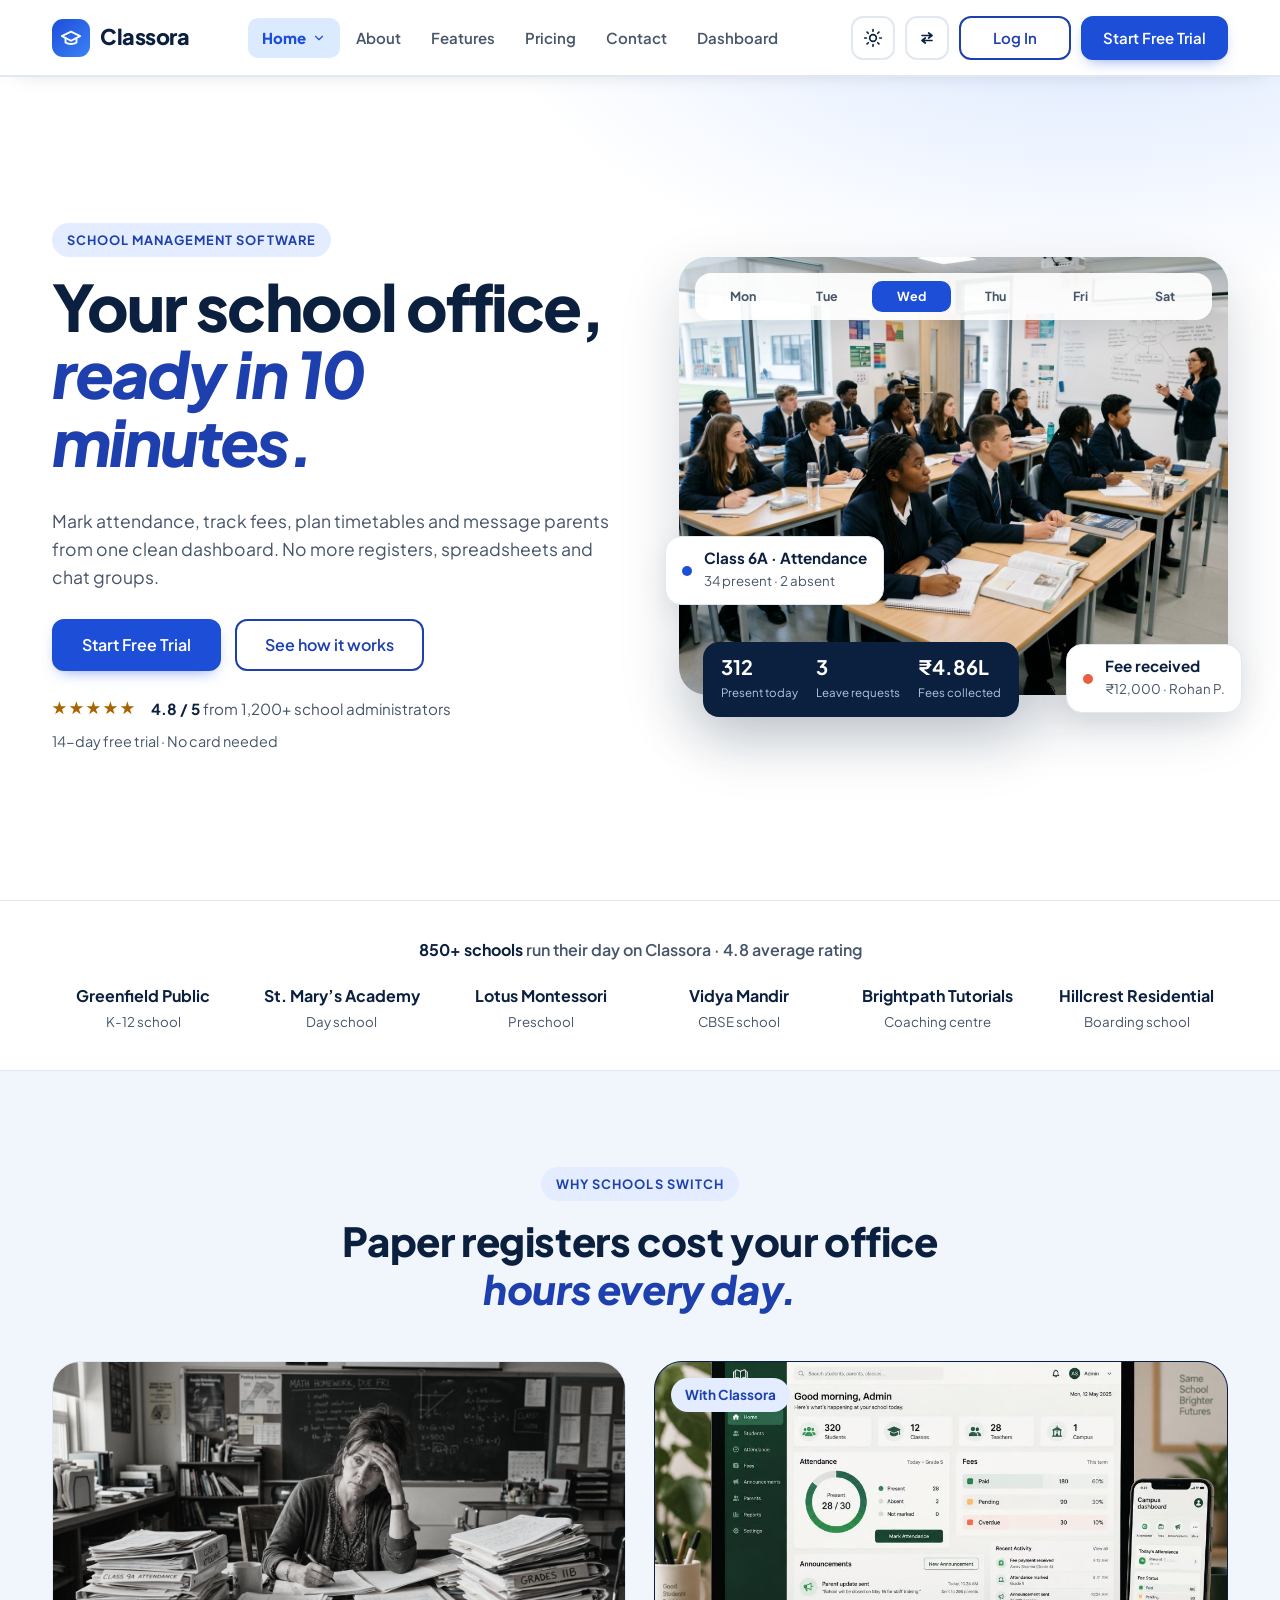
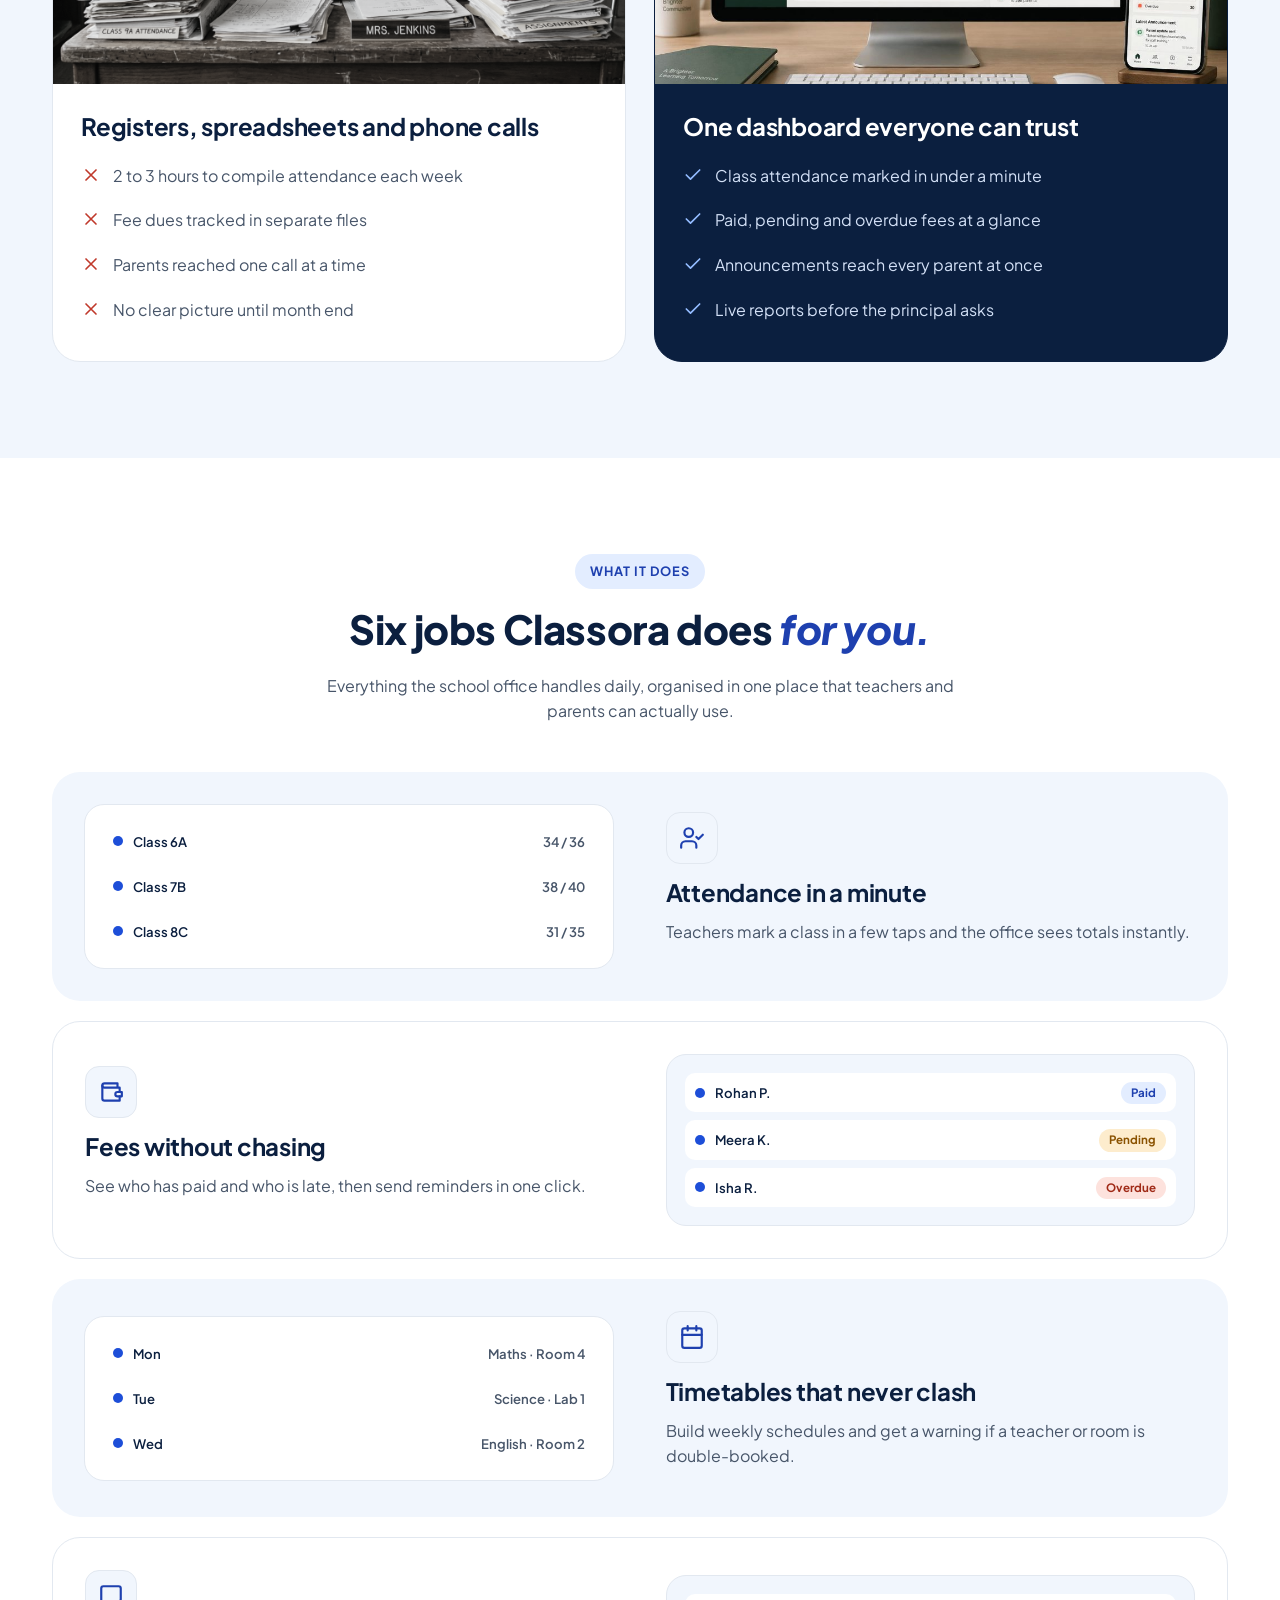
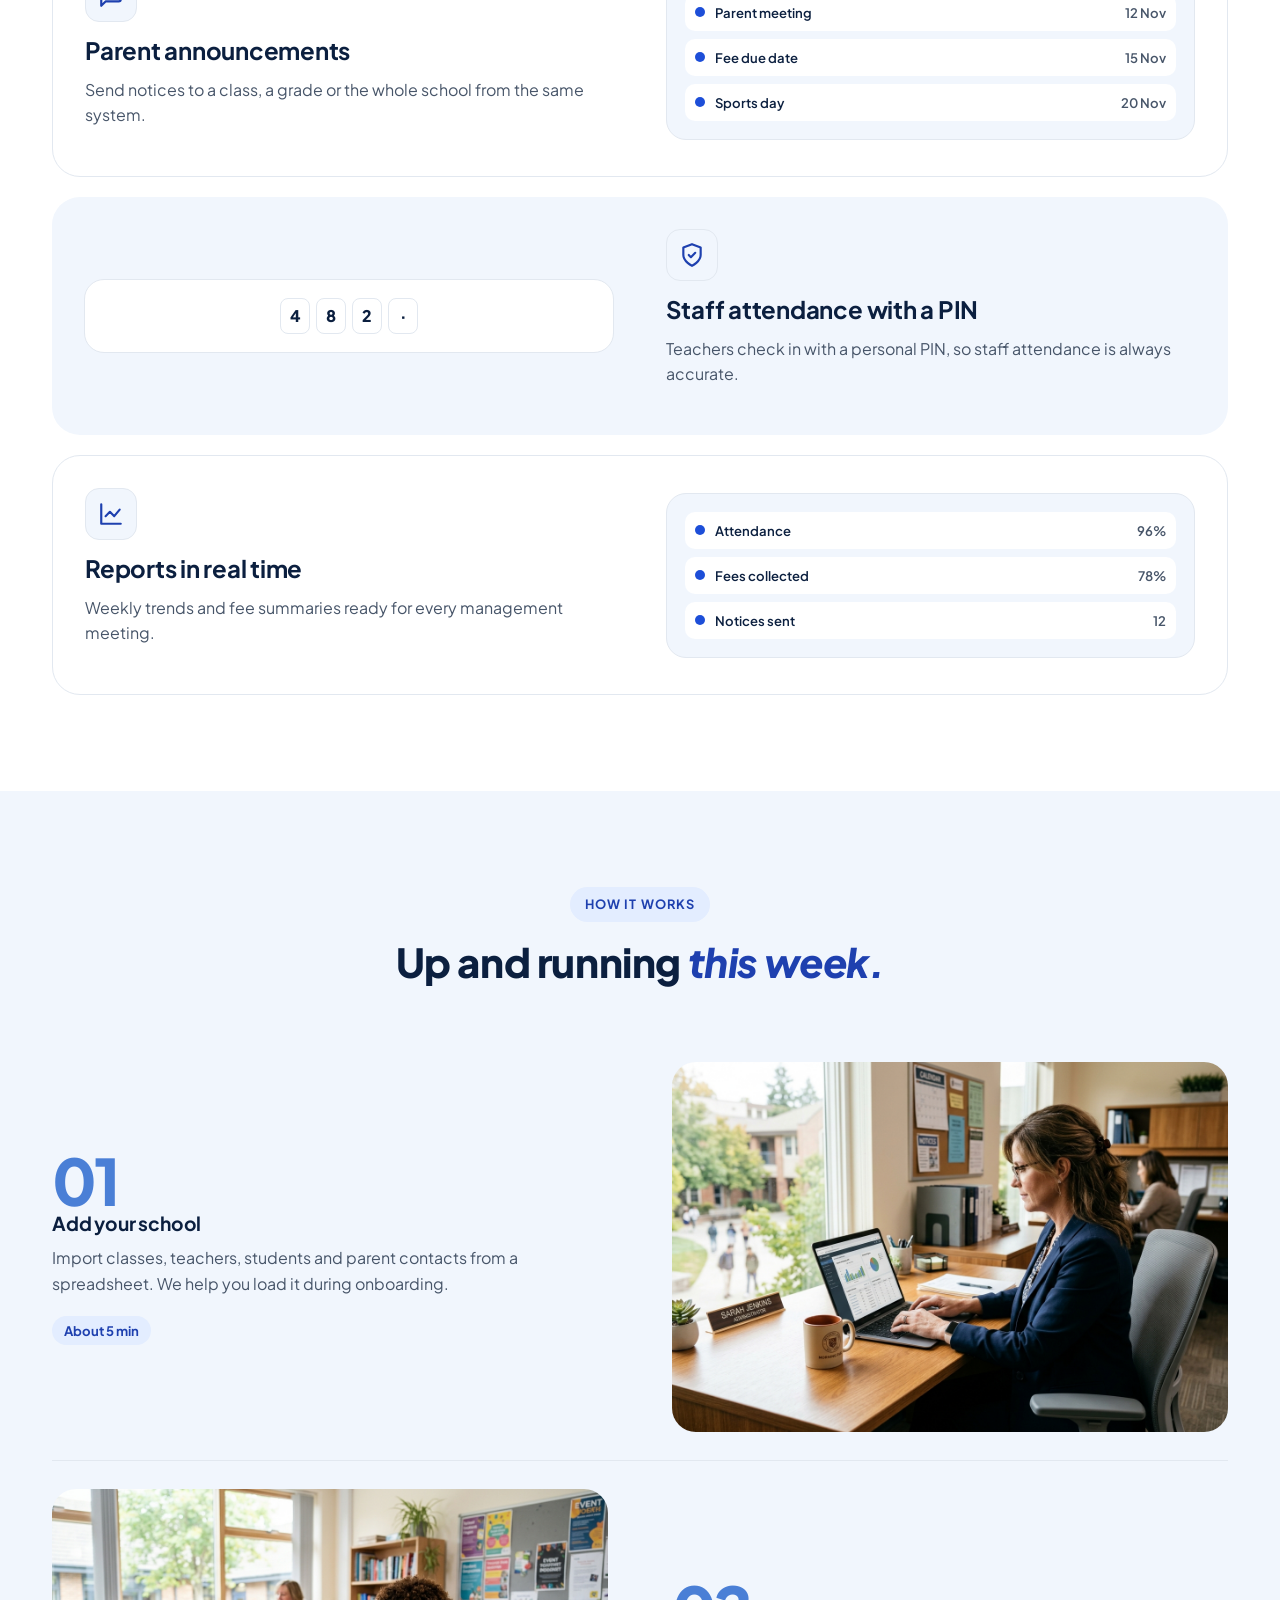
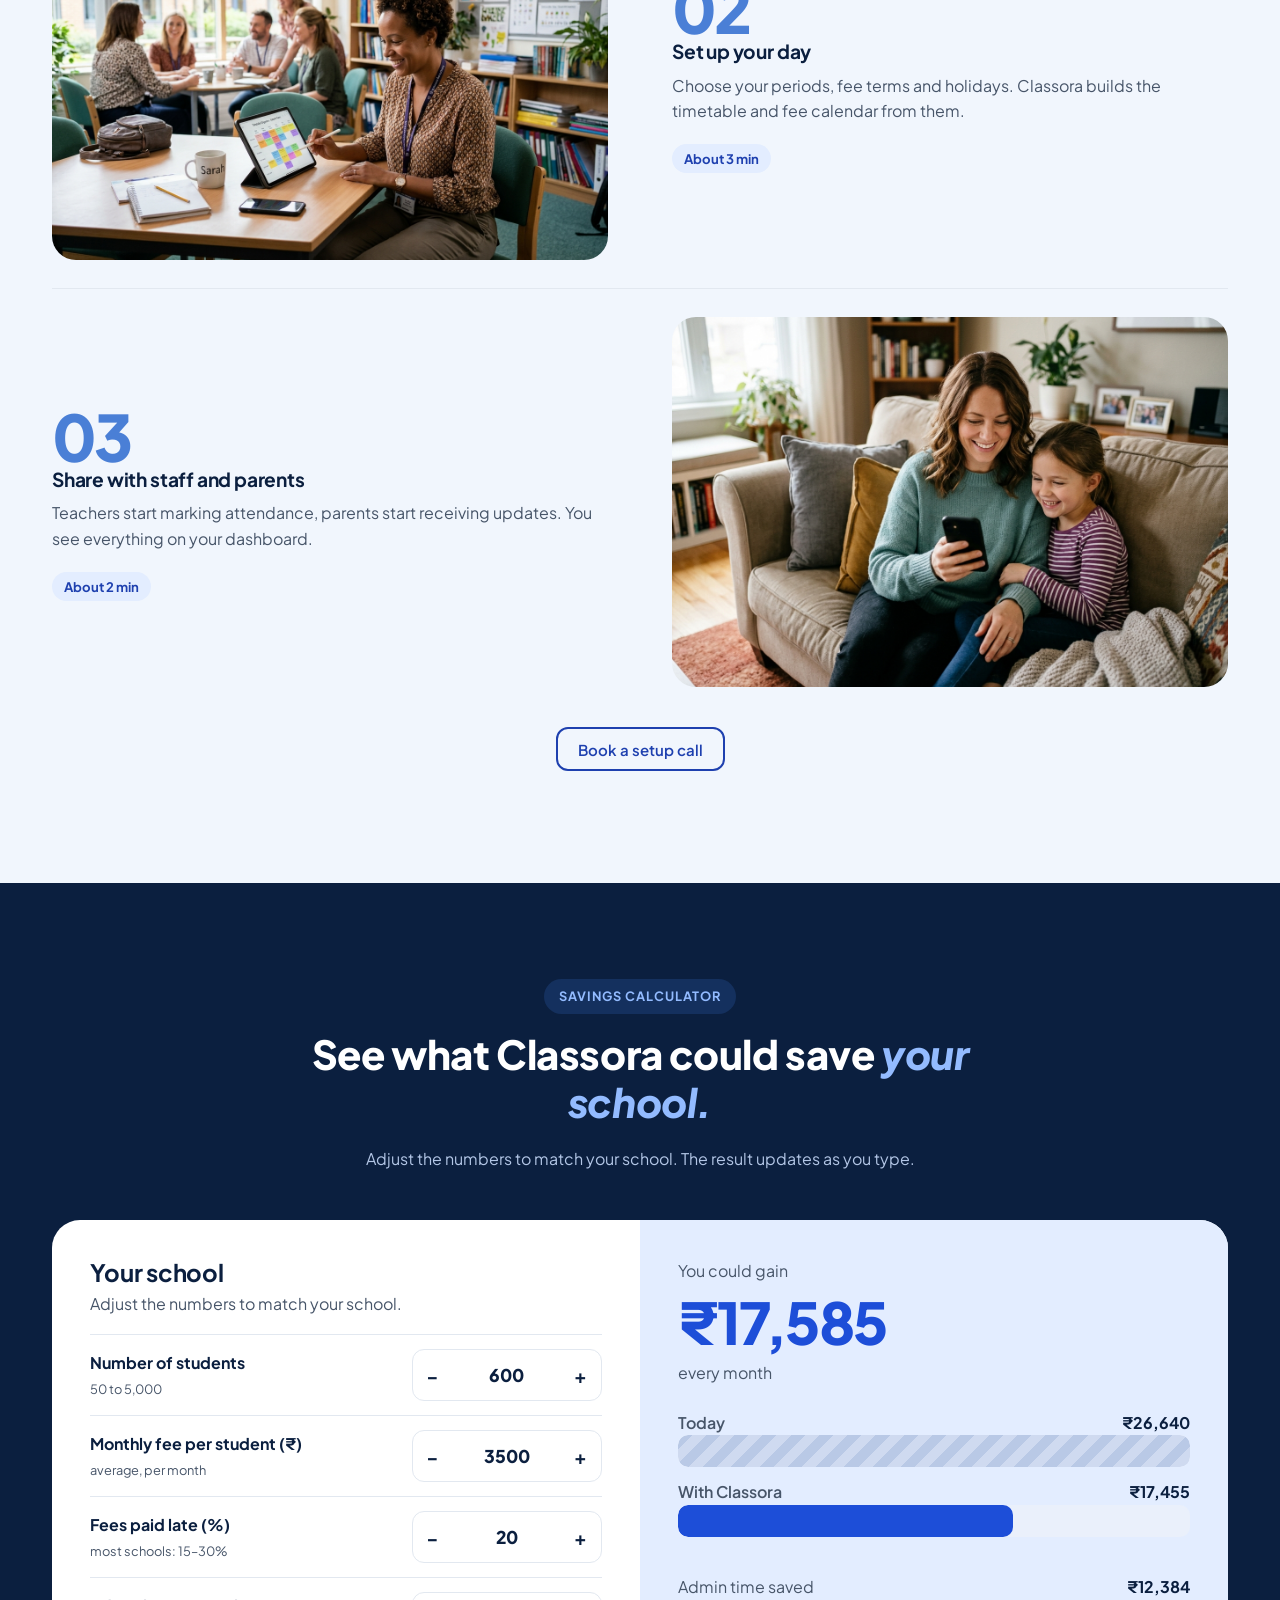
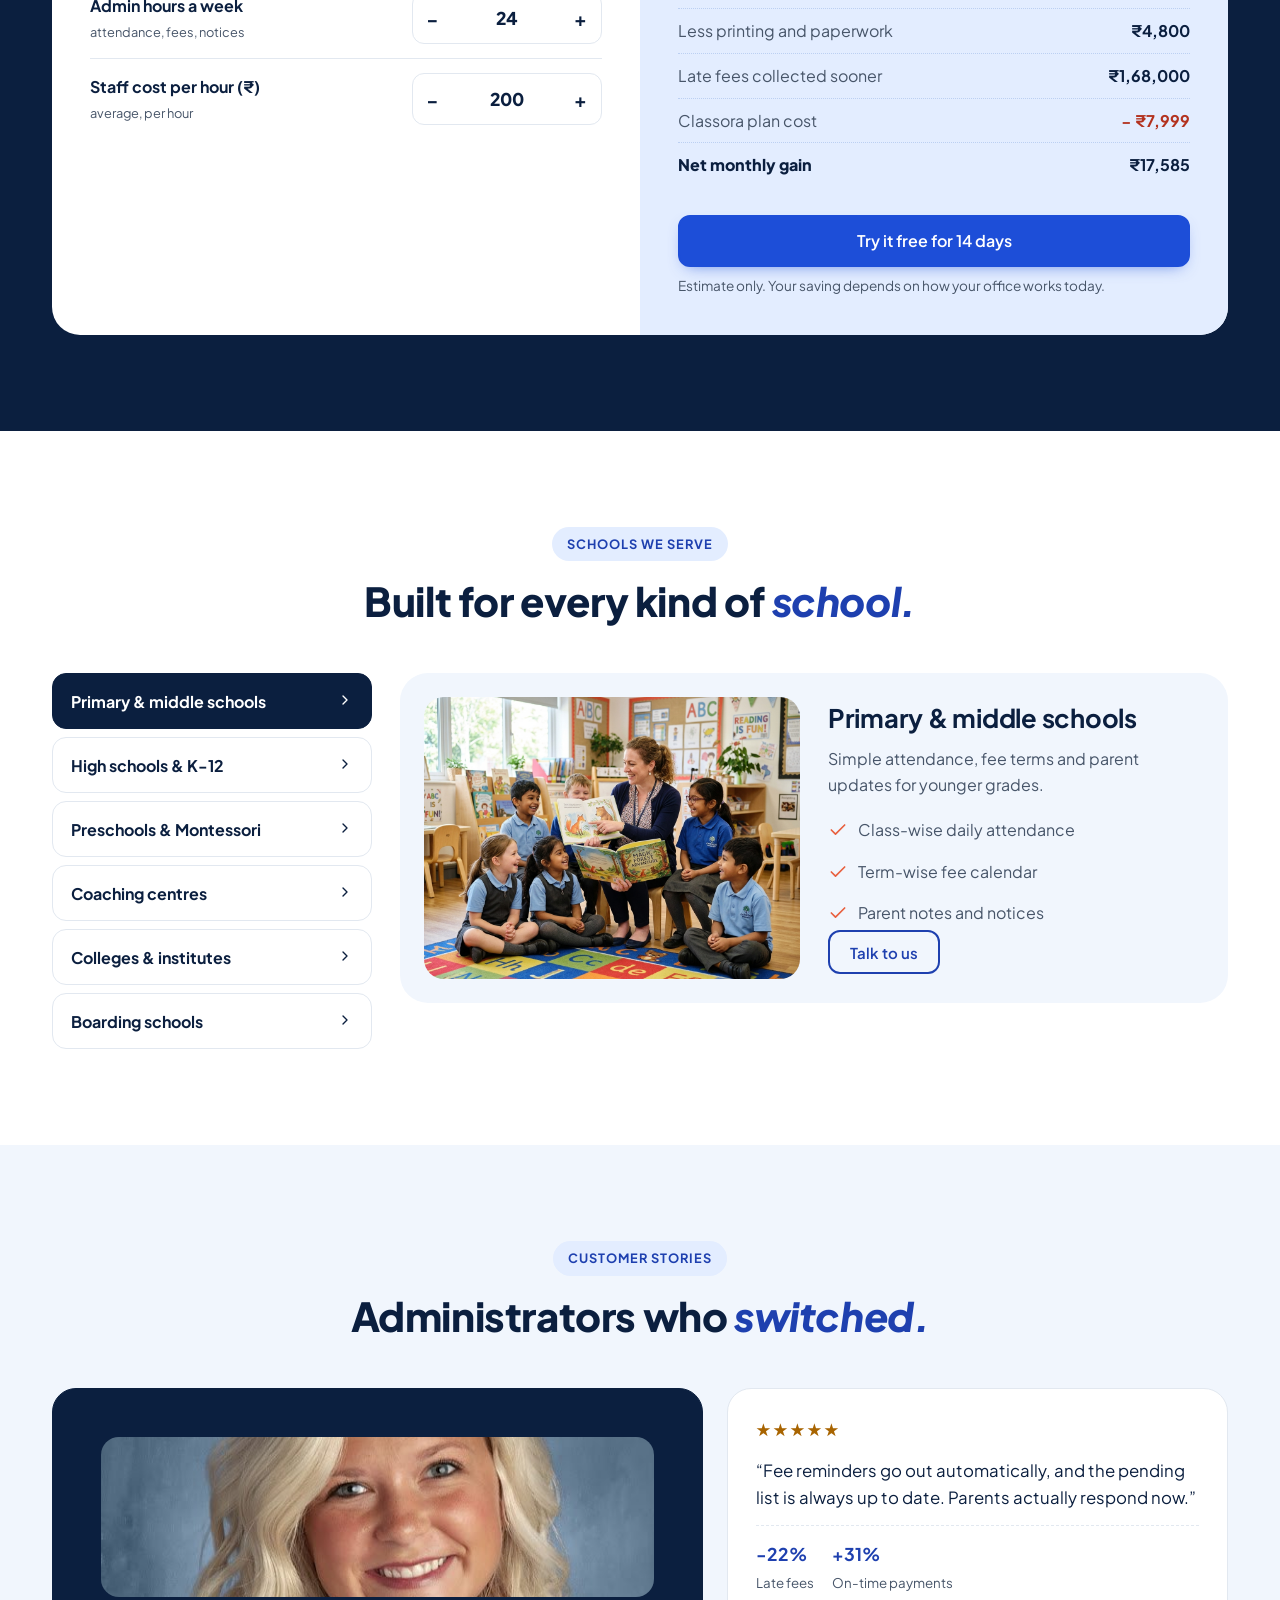
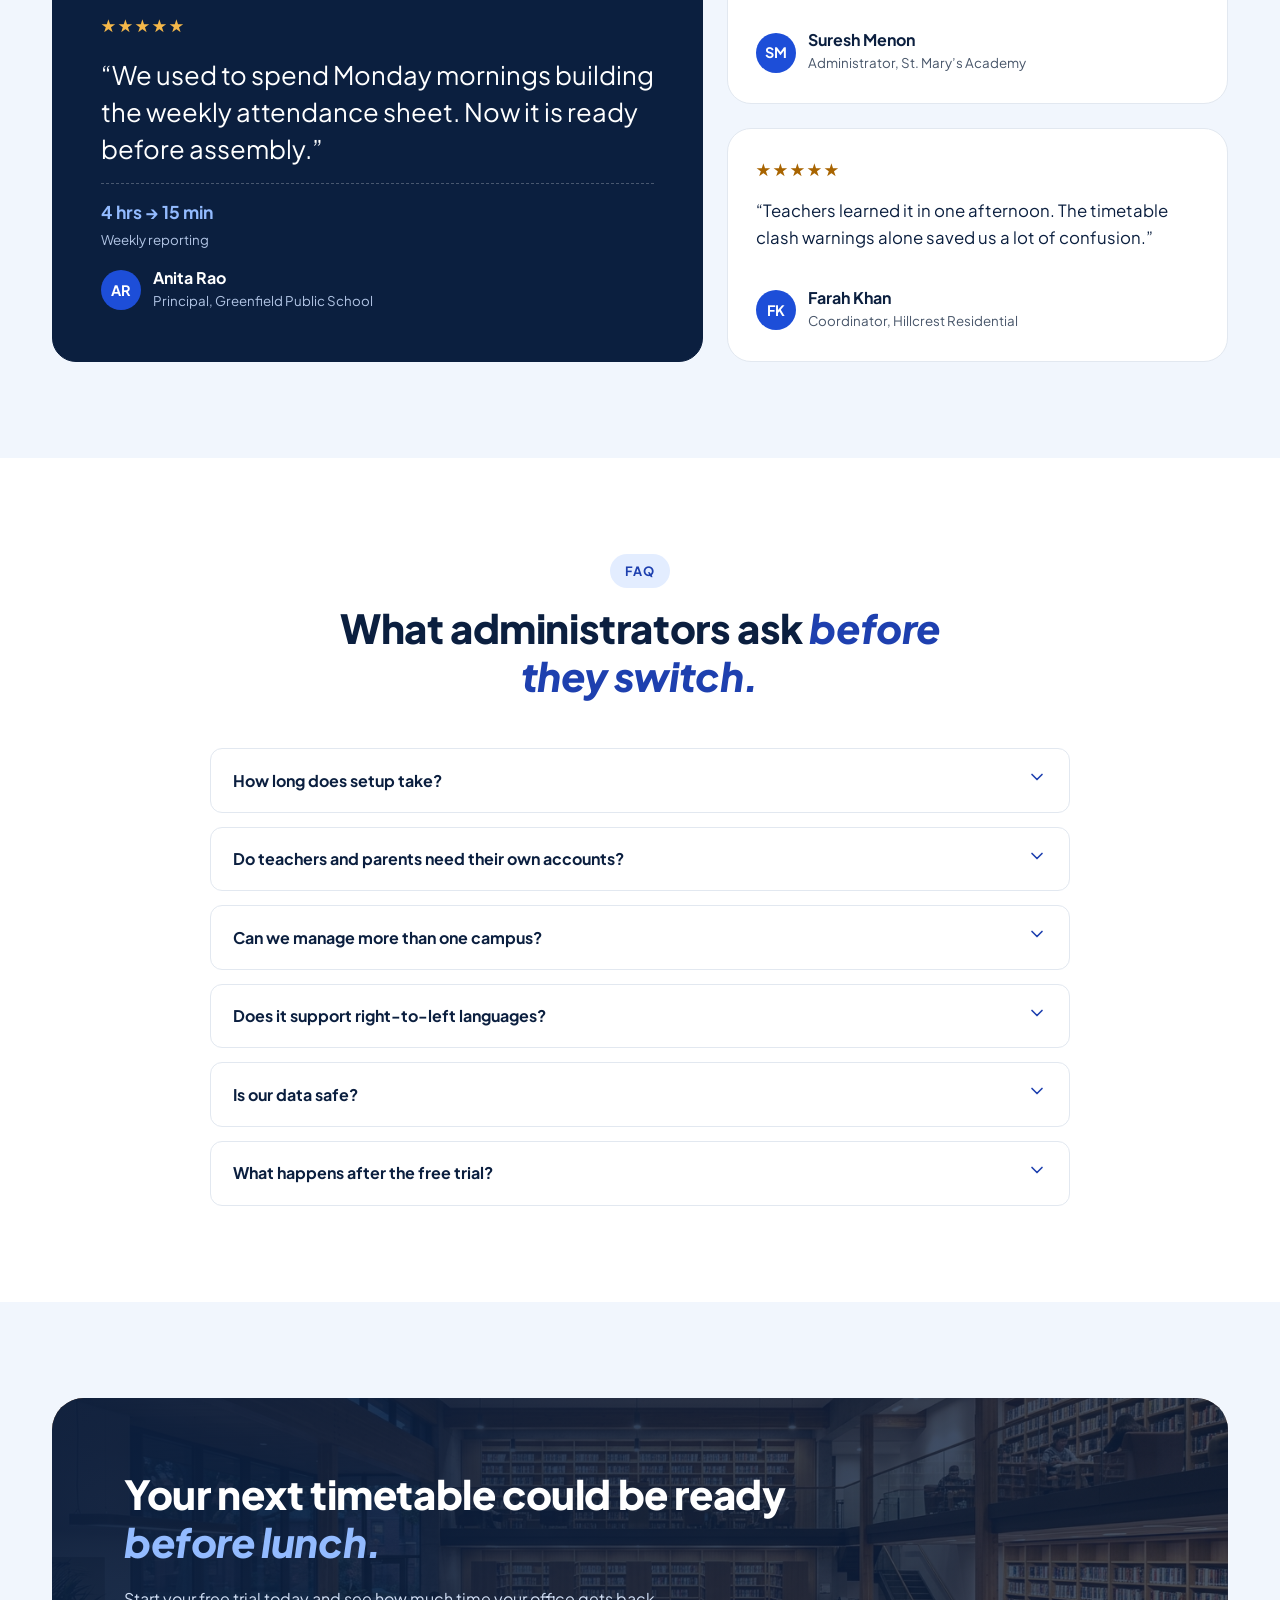
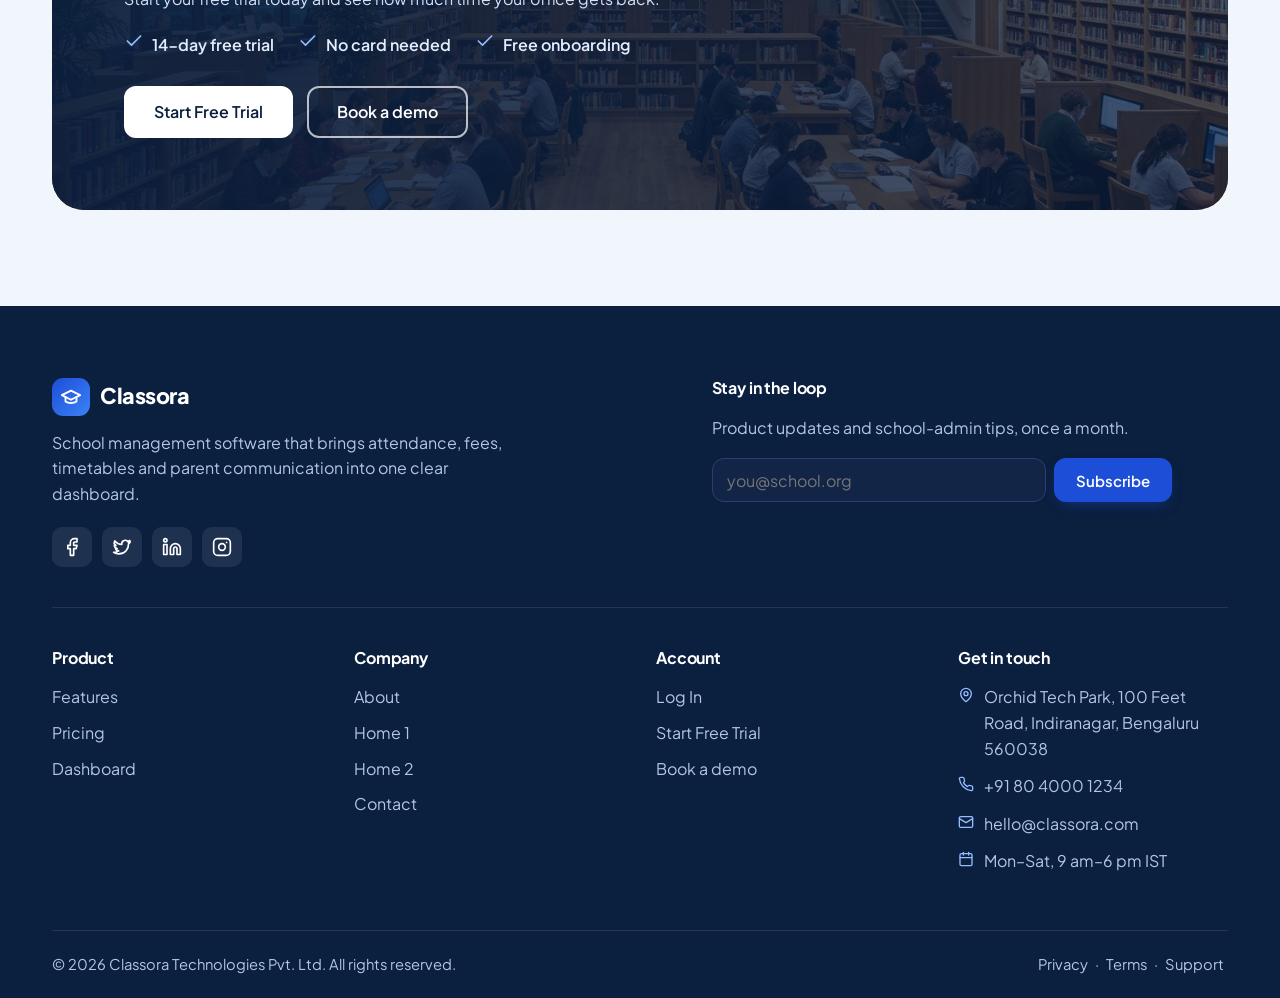
<file: index.html>
<!DOCTYPE html>
<html lang="en" dir="ltr" data-theme="light">
<head>
  <meta charset="utf-8">
  <meta name="viewport" content="width=device-width, initial-scale=1">
  <title>Classora — School Management Software</title>
  <meta name="description" content="Manage attendance, fees, timetables and parent communication from one school admin dashboard.">
  <script>
    /* apply saved theme/direction before paint to avoid a flash */
    (function () {
      try {
        var d = document.documentElement;
        d.setAttribute('data-theme', localStorage.getItem('cl-theme') || 'light');
        d.setAttribute('dir', localStorage.getItem('cl-dir') || 'ltr');
      } catch (e) {}
    })();
  </script>
  <link rel="icon" href="data:image/svg+xml,%3Csvg xmlns=%27http://www.w3.org/2000/svg%27 viewBox=%270 0 32 32%27%3E%3Crect width=%2732%27 height=%2732%27 rx=%278%27 fill=%27%231d4ed8%27/%3E%3C/svg%3E">
  <link rel="stylesheet" href="assets/css/style.css">
  <link rel="stylesheet" href="assets/css/responsive.css">
</head>
<body data-page="home1" data-layout="public">
  <div id="site-header"></div>

  <main id="main">
    <!-- 1. Hero -->
    <section class="hero-v2" aria-labelledby="h-hero">
      <div class="container hero-v2-grid">
        <div>
          <span class="eyebrow">School management software</span>
          <h1 id="h-hero">Your school office, <em>ready in 10 minutes.</em></h1>
          <p class="lead">Mark attendance, track fees, plan timetables and message parents from one clean dashboard. No more registers, spreadsheets and chat groups.</p>
          <div class="hero-actions">
            <a class="btn btn-primary btn-lg" href="register.html">Start Free Trial</a>
            <a class="btn btn-outline btn-lg" href="#how">See how it works</a>
          </div>
          <div class="hero-rating"><span class="stars" aria-hidden="true">&#9733;&#9733;&#9733;&#9733;&#9733;</span><span><strong>4.8 / 5</strong> from 1,200+ school administrators</span></div>
          <p class="hero-note" style="margin:8px 0 0;font-size:.9rem">14-day free trial &middot; No card needed</p>
        </div>
        <div class="hero-v2-visual">
          <img src="assets/images/classroom-engaged.jpg" width="1400" height="1120" alt="Teacher and students in a modern classroom" fetchpriority="high">
          <div class="week-strip" aria-hidden="true"><span>Mon</span><span>Tue</span><span class="on">Wed</span><span>Thu</span><span>Fri</span><span>Sat</span></div>
          <div class="shift-card shift-card--a"><span class="dot"></span><div><strong>Class 6A &middot; Attendance</strong><small>34 present &middot; 2 absent</small></div></div>
          <div class="shift-card shift-card--b"><span class="dot dot--coral"></span><div><strong>Fee received</strong><small>&#8377;12,000 &middot; Rohan P.</small></div></div>
          <div class="mini-stats"><div><b>312</b><small>Present today</small></div><div><b>3</b><small>Leave requests</small></div><div><b>&#8377;4.86L</b><small>Fees collected</small></div></div>
        </div>
      </div>
    </section>

    <!-- 2. Trust bar -->
    <section class="trust" aria-labelledby="h-trust">
      <div class="container">
        <p class="trust-top" id="h-trust"><strong>850+ schools</strong> run their day on Classora &middot; 4.8 average rating</p>
        <ul class="trust-list">
          <li><b>Greenfield Public</b><small>K-12 school</small></li>
          <li><b>St. Mary&rsquo;s Academy</b><small>Day school</small></li>
          <li><b>Lotus Montessori</b><small>Preschool</small></li>
          <li><b>Vidya Mandir</b><small>CBSE school</small></li>
          <li><b>Brightpath Tutorials</b><small>Coaching centre</small></li>
          <li><b>Hillcrest Residential</b><small>Boarding school</small></li>
        </ul>
      </div>
    </section>

    <!-- 3. Before / with -->
    <section class="section section--soft" aria-labelledby="h-why">
      <div class="container">
        <div class="section-head">
          <span class="eyebrow">Why schools switch</span>
          <h2 id="h-why">Paper registers cost your office <em>hours every day.</em></h2>
        </div>
        <div class="ba">
          <article class="ba-card ba-card--old"><span class="ba-tag">Before</span><img src="assets/images/before-paperwork.jpg" width="1200" height="675" alt="Teacher seated at a desk marking class work" loading="lazy">
            <div class="ba-body"><h3>Registers, spreadsheets and phone calls</h3><ul>
              <li><span data-icon="close"></span> 2 to 3 hours to compile attendance each week</li>
              <li><span data-icon="close"></span> Fee dues tracked in separate files</li>
              <li><span data-icon="close"></span> Parents reached one call at a time</li>
              <li><span data-icon="close"></span> No clear picture until month end</li></ul></div></article>
          <article class="ba-card ba-card--new"><span class="ba-tag">With Classora</span><img src="assets/images/dashboard-devices-preview.jpg" width="1024" height="682" alt="Classora campus management dashboard on desktop monitor and mobile" loading="lazy">
            <div class="ba-body"><h3>One dashboard everyone can trust</h3><ul>
              <li><span data-icon="check"></span> Class attendance marked in under a minute</li>
              <li><span data-icon="check"></span> Paid, pending and overdue fees at a glance</li>
              <li><span data-icon="check"></span> Announcements reach every parent at once</li>
              <li><span data-icon="check"></span> Live reports before the principal asks</li></ul></div></article>
        </div>
      </div>
    </section>

    <!-- 4. Features -->
    <section class="section" aria-labelledby="h-feat">
      <div class="container">
        <div class="section-head">
          <span class="eyebrow">What it does</span>
          <h2 id="h-feat">Six jobs Classora does <em>for you.</em></h2>
          <p>Everything the school office handles daily, organised in one place that teachers and parents can actually use.</p>
        </div>
        <div class="zig"><div class="zig-row"><div class="zig-ui" aria-hidden="true"><div class="ui-row"><span class="dot"></span>Class 6A<em>34 / 36</em></div><div class="ui-row"><span class="dot"></span>Class 7B<em>38 / 40</em></div><div class="ui-row"><span class="dot"></span>Class 8C<em>31 / 35</em></div></div><div class="zig-text"><span class="card-icon" data-icon="userCheck"></span><h3>Attendance in a minute</h3><p>Teachers mark a class in a few taps and the office sees totals instantly.</p></div></div><div class="zig-row"><div class="zig-ui" aria-hidden="true"><div class="ui-row"><span class="dot"></span>Rohan P.<em><span class="pill">Paid</span></em></div><div class="ui-row"><span class="dot"></span>Meera K.<em><span class="pill pill--warn">Pending</span></em></div><div class="ui-row"><span class="dot"></span>Isha R.<em><span class="pill pill--bad">Overdue</span></em></div></div><div class="zig-text"><span class="card-icon" data-icon="wallet"></span><h3>Fees without chasing</h3><p>See who has paid and who is late, then send reminders in one click.</p></div></div><div class="zig-row"><div class="zig-ui" aria-hidden="true"><div class="ui-row"><span class="dot"></span>Mon<em>Maths &middot; Room 4</em></div><div class="ui-row"><span class="dot"></span>Tue<em>Science &middot; Lab 1</em></div><div class="ui-row"><span class="dot"></span>Wed<em>English &middot; Room 2</em></div></div><div class="zig-text"><span class="card-icon" data-icon="calendar"></span><h3>Timetables that never clash</h3><p>Build weekly schedules and get a warning if a teacher or room is double-booked.</p></div></div><div class="zig-row"><div class="zig-ui" aria-hidden="true"><div class="ui-row"><span class="dot"></span>Parent meeting<em>12 Nov</em></div><div class="ui-row"><span class="dot"></span>Fee due date<em>15 Nov</em></div><div class="ui-row"><span class="dot"></span>Sports day<em>20 Nov</em></div></div><div class="zig-text"><span class="card-icon" data-icon="chat"></span><h3>Parent announcements</h3><p>Send notices to a class, a grade or the whole school from the same system.</p></div></div><div class="zig-row"><div class="zig-ui" aria-hidden="true"><div class="pin-box"><i>4</i><i>8</i><i>2</i><i>&middot;</i></div></div><div class="zig-text"><span class="card-icon" data-icon="shield"></span><h3>Staff attendance with a PIN</h3><p>Teachers check in with a personal PIN, so staff attendance is always accurate.</p></div></div><div class="zig-row"><div class="zig-ui" aria-hidden="true"><div class="ui-row"><span class="dot"></span>Attendance<em>96%</em></div><div class="ui-row"><span class="dot"></span>Fees collected<em>78%</em></div><div class="ui-row"><span class="dot"></span>Notices sent<em>12</em></div></div><div class="zig-text"><span class="card-icon" data-icon="chart"></span><h3>Reports in real time</h3><p>Weekly trends and fee summaries ready for every management meeting.</p></div></div></div>
      </div>
    </section>

    <!-- 5. How it works -->
    <section class="section section--soft" id="how" aria-labelledby="h-how">
      <div class="container">
        <div class="section-head">
          <span class="eyebrow">How it works</span>
          <h2 id="h-how">Up and running <em>this week.</em></h2>
        </div>
        <div class="step2"><div><div class="step2-num">01</div><h3>Add your school</h3><p>Import classes, teachers, students and parent contacts from a spreadsheet. We help you load it during onboarding.</p><span class="step-time">About 5 min</span></div><img src="assets/images/step-01.jpg" width="1200" height="800" alt="Students facing their teacher in class" loading="lazy"></div>
        <div class="step2 step2--rev"><div><div class="step2-num">02</div><h3>Set up your day</h3><p>Choose your periods, fee terms and holidays. Classora builds the timetable and fee calendar from them.</p><span class="step-time">About 3 min</span></div><img src="assets/images/step-02.jpg" width="1200" height="800" alt="Teacher with students in a modern classroom" loading="lazy"></div>
        <div class="step2"><div><div class="step2-num">03</div><h3>Share with staff and parents</h3><p>Teachers start marking attendance, parents start receiving updates. You see everything on your dashboard.</p><span class="step-time">About 2 min</span></div><img src="assets/images/step-03.jpg" width="1200" height="800" alt="Teacher talking with pupils beside a school bench" loading="lazy"></div>
        <p style="text-align:center;margin-top:12px"><a class="btn btn-outline" href="contact.html">Book a setup call</a></p>
      </div>
    </section>

    <!-- 6. Savings calculator -->
    <section class="calc-band" aria-labelledby="h-calc">
      <div class="container">
        <div class="section-head">
          <span class="eyebrow">Savings calculator</span>
          <h2 id="h-calc">See what Classora could save <em>your school.</em></h2>
          <p>Adjust the numbers to match your school. The result updates as you type.</p>
        </div>
        <div class="calc" data-calc>
          <div class="calc-left">
            <h3>Your school</h3>
            <p>Adjust the numbers to match your school.</p>
            <div class="cf"><div class="cf-label"><label for="c-students">Number of students</label><small>50 to 5,000</small></div><div class="stepper"><button type="button" data-step="-1" data-for="students" aria-label="Decrease Number of students">&minus;</button><input id="c-students" data-in="students" data-inc="50" type="number" min="50" max="5000" value="600"><button type="button" data-step="1" data-for="students" aria-label="Increase Number of students">+</button></div></div>
            <div class="cf"><div class="cf-label"><label for="c-fee">Monthly fee per student (&#8377;)</label><small>average, per month</small></div><div class="stepper"><button type="button" data-step="-1" data-for="fee" aria-label="Decrease Monthly fee per student (&#8377;)">&minus;</button><input id="c-fee" data-in="fee" data-inc="500" type="number" min="500" max="50000" value="3500"><button type="button" data-step="1" data-for="fee" aria-label="Increase Monthly fee per student (&#8377;)">+</button></div></div>
            <div class="cf"><div class="cf-label"><label for="c-late">Fees paid late (%)</label><small>most schools: 15&ndash;30%</small></div><div class="stepper"><button type="button" data-step="-1" data-for="late" aria-label="Decrease Fees paid late (%)">&minus;</button><input id="c-late" data-in="late" data-inc="5" type="number" min="0" max="80" value="20"><button type="button" data-step="1" data-for="late" aria-label="Increase Fees paid late (%)">+</button></div></div>
            <div class="cf"><div class="cf-label"><label for="c-hours">Admin hours a week</label><small>attendance, fees, notices</small></div><div class="stepper"><button type="button" data-step="-1" data-for="hours" aria-label="Decrease Admin hours a week">&minus;</button><input id="c-hours" data-in="hours" data-inc="2" type="number" min="1" max="120" value="24"><button type="button" data-step="1" data-for="hours" aria-label="Increase Admin hours a week">+</button></div></div>
            <div class="cf"><div class="cf-label"><label for="c-rate">Staff cost per hour (&#8377;)</label><small>average, per hour</small></div><div class="stepper"><button type="button" data-step="-1" data-for="rate" aria-label="Decrease Staff cost per hour (&#8377;)">&minus;</button><input id="c-rate" data-in="rate" data-inc="25" type="number" min="50" max="2000" value="200"><button type="button" data-step="1" data-for="rate" aria-label="Increase Staff cost per hour (&#8377;)">+</button></div></div>
          </div>
          <div class="calc-right">
            <span class="calc-kicker">You could gain</span>
            <div class="big" data-out="net">&#8377;0</div>
            <span class="calc-every">every month</span>
            <div class="calc-bars">
              <div><div class="bar-line"><span>Today</span><span data-out="today">&#8377;0</span></div><div class="bar-track2"><i class="old" data-bar="today" style="width:100%"></i></div></div>
              <div><div class="bar-line"><span>With Classora</span><span data-out="with">&#8377;0</span></div><div class="bar-track2"><i class="new" data-bar="with" style="width:50%"></i></div></div>
            </div>
            <ul class="calc-lines">
              <li>Admin time saved <b data-out="time">&#8377;0</b></li>
              <li>Less printing and paperwork <b data-out="paper">&#8377;0</b></li>
              <li>Late fees collected sooner <b data-out="cash">&#8377;0</b></li>
              <li>Classora plan cost <b class="neg" data-out="plan">&#8377;0</b></li>
              <li class="total">Net monthly gain <b data-out="net2">&#8377;0</b></li>
            </ul>
            <a class="btn btn-primary btn-lg" href="register.html">Try it free for 14 days</a>
            <p class="calc-note">Estimate only. Your saving depends on how your office works today.</p>
          </div>
        </div>
      </div>
    </section>

    <!-- 7. School types -->
    <section class="section" aria-labelledby="h-types">
      <div class="container">
        <div class="section-head">
          <span class="eyebrow">Schools we serve</span>
          <h2 id="h-types">Built for every kind of <em>school.</em></h2>
        </div>
        <div class="tabs" data-tabs><div class="tab-list" role="tablist" aria-label="School types"><button type="button" class="tab-btn" role="tab" id="tab-0" aria-controls="panel-0" aria-selected="true" tabindex="0">Primary &amp; middle schools<span data-icon="chev" data-icon-class="tab-chev"></span></button><button type="button" class="tab-btn" role="tab" id="tab-1" aria-controls="panel-1" aria-selected="false" tabindex="-1">High schools &amp; K-12<span data-icon="chev" data-icon-class="tab-chev"></span></button><button type="button" class="tab-btn" role="tab" id="tab-2" aria-controls="panel-2" aria-selected="false" tabindex="-1">Preschools &amp; Montessori<span data-icon="chev" data-icon-class="tab-chev"></span></button><button type="button" class="tab-btn" role="tab" id="tab-3" aria-controls="panel-3" aria-selected="false" tabindex="-1">Coaching centres<span data-icon="chev" data-icon-class="tab-chev"></span></button><button type="button" class="tab-btn" role="tab" id="tab-4" aria-controls="panel-4" aria-selected="false" tabindex="-1">Colleges &amp; institutes<span data-icon="chev" data-icon-class="tab-chev"></span></button><button type="button" class="tab-btn" role="tab" id="tab-5" aria-controls="panel-5" aria-selected="false" tabindex="-1">Boarding schools<span data-icon="chev" data-icon-class="tab-chev"></span></button></div><div><div class="tab-panel" role="tabpanel" id="panel-0" aria-labelledby="tab-0"><img src="assets/images/tab-primary.jpg" width="900" height="675" alt="Teacher instructing a group of primary school pupils" loading="lazy"><div><h3>Primary &amp; middle schools</h3><p>Simple attendance, fee terms and parent updates for younger grades.</p><ul class="checklist"><li><span data-icon="check"></span> Class-wise daily attendance</li><li><span data-icon="check"></span> Term-wise fee calendar</li><li><span data-icon="check"></span> Parent notes and notices</li></ul><a class="btn btn-outline" href="contact.html">Talk to us</a></div></div><div class="tab-panel" role="tabpanel" id="panel-1" aria-labelledby="tab-1" hidden><img src="assets/images/tab-highschool.jpg" width="900" height="675" alt="High school students in uniform attending a lecture" loading="lazy"><div><h3>High schools &amp; K-12</h3><p>Multi-grade timetables, exams and staff workloads in one view.</p><ul class="checklist"><li><span data-icon="check"></span> Clash-free timetables</li><li><span data-icon="check"></span> Section-wise reports</li><li><span data-icon="check"></span> Role-based staff access</li></ul><a class="btn btn-outline" href="contact.html">Talk to us</a></div></div><div class="tab-panel" role="tabpanel" id="panel-2" aria-labelledby="tab-2" hidden><img src="assets/images/tab-preschool.jpg" width="900" height="675" alt="Preschool children and teachers in a classroom" loading="lazy"><div><h3>Preschools &amp; Montessori</h3><p>Daily check-in, pick-up notes and fee tracking for small centres.</p><ul class="checklist"><li><span data-icon="check"></span> Daily check-in and out</li><li><span data-icon="check"></span> Guardian pick-up notes</li><li><span data-icon="check"></span> Monthly fee reminders</li></ul><a class="btn btn-outline" href="contact.html">Talk to us</a></div></div><div class="tab-panel" role="tabpanel" id="panel-3" aria-labelledby="tab-3" hidden><img src="assets/images/tab-coaching.jpg" width="900" height="675" alt="Students concentrating during an exam" loading="lazy"><div><h3>Coaching centres</h3><p>Batch timetables, monthly fees and quick WhatsApp-style notices.</p><ul class="checklist"><li><span data-icon="check"></span> Batch timetables</li><li><span data-icon="check"></span> Monthly fee tracking</li><li><span data-icon="check"></span> Batch-wise notices</li></ul><a class="btn btn-outline" href="contact.html">Talk to us</a></div></div><div class="tab-panel" role="tabpanel" id="panel-4" aria-labelledby="tab-4" hidden><img src="assets/images/tab-college.jpg" width="900" height="675" alt="University students with a professor using technology" loading="lazy"><div><h3>Colleges &amp; institutes</h3><p>Department-wise attendance and fee schedules for larger campuses.</p><ul class="checklist"><li><span data-icon="check"></span> Department-wise attendance</li><li><span data-icon="check"></span> Semester fee schedules</li><li><span data-icon="check"></span> Campus-wide notices</li></ul><a class="btn btn-outline" href="contact.html">Talk to us</a></div></div><div class="tab-panel" role="tabpanel" id="panel-5" aria-labelledby="tab-5" hidden><img src="assets/images/tab-boarding.jpg" width="900" height="675" alt="Students with their bags in a classroom" loading="lazy"><div><h3>Boarding schools</h3><p>Hostel attendance, leave approvals and guardian communication.</p><ul class="checklist"><li><span data-icon="check"></span> Hostel attendance</li><li><span data-icon="check"></span> Leave approvals</li><li><span data-icon="check"></span> Guardian communication</li></ul><a class="btn btn-outline" href="contact.html">Talk to us</a></div></div></div></div>
      </div>
    </section>

    <!-- 8. Stories -->
    <section class="section section--soft" aria-labelledby="h-stories">
      <div class="container">
        <div class="section-head">
          <span class="eyebrow">Customer stories</span>
          <h2 id="h-stories">Administrators who <em>switched.</em></h2>
        </div>
        <div class="story-layout"><article class="quote quote--big"><img class="quote-photo" src="assets/images/testimonial-principal.jpg" width="576" height="576" alt="Anita Rao, Principal, Greenfield Public School" loading="lazy"><div class="stars" aria-label="5 out of 5 stars">&#9733;&#9733;&#9733;&#9733;&#9733;</div><blockquote>&ldquo;We used to spend Monday mornings building the weekly attendance sheet. Now it is ready before assembly.&rdquo;</blockquote><div class="quote-metrics"><div><b>4 hrs &rarr; 15 min</b><small>Weekly reporting</small></div></div><div class="quote-by"><span class="avatar" aria-hidden="true">AR</span><div><strong>Anita Rao</strong><small>Principal, Greenfield Public School</small></div></div></article><div class="story-stack"><article class="quote"><div class="stars" aria-label="5 out of 5 stars">&#9733;&#9733;&#9733;&#9733;&#9733;</div><blockquote>&ldquo;Fee reminders go out automatically, and the pending list is always up to date. Parents actually respond now.&rdquo;</blockquote><div class="quote-metrics"><div><b>-22%</b><small>Late fees</small></div><div><b>+31%</b><small>On-time payments</small></div></div><div class="quote-by"><span class="avatar" aria-hidden="true">SM</span><div><strong>Suresh Menon</strong><small>Administrator, St. Mary&rsquo;s Academy</small></div></div></article><article class="quote"><div class="stars" aria-label="5 out of 5 stars">&#9733;&#9733;&#9733;&#9733;&#9733;</div><blockquote>&ldquo;Teachers learned it in one afternoon. The timetable clash warnings alone saved us a lot of confusion.&rdquo;</blockquote><div class="quote-by"><span class="avatar" aria-hidden="true">FK</span><div><strong>Farah Khan</strong><small>Coordinator, Hillcrest Residential</small></div></div></article></div></div>
      </div>
    </section>

    <!-- 9. FAQ -->
    <section class="section" id="faq" aria-labelledby="h-faq">
      <div class="container">
        <div class="section-head">
          <span class="eyebrow">FAQ</span>
          <h2 id="h-faq">What administrators ask <em>before they switch.</em></h2>
        </div>
        <div class="faq-wrap faq-wrap--single">
          <div class="faq">
          <details>
            <summary>How long does setup take? <span data-icon="chev"></span></summary>
            <p>Most schools are ready within a week. Importing students from a spreadsheet takes minutes, and our team helps with the rest.</p>
          </details>
          <details>
            <summary>Do teachers and parents need their own accounts? <span data-icon="chev"></span></summary>
            <p>Teachers get a login to mark attendance and see timetables. Parents receive announcements and reminders by message and email.</p>
          </details>
          <details>
            <summary>Can we manage more than one campus? <span data-icon="chev"></span></summary>
            <p>Yes. The Campus plan supports several campuses with separate classes and shared reports.</p>
          </details>
          <details>
            <summary>Does it support right-to-left languages? <span data-icon="chev"></span></summary>
            <p>Yes. The interface mirrors for right-to-left languages and offers light and dark themes.</p>
          </details>
          <details>
            <summary>Is our data safe? <span data-icon="chev"></span></summary>
            <p>Student and fee records sit in one access-controlled system. Each staff member only sees what their role allows.</p>
          </details>
          <details>
            <summary>What happens after the free trial? <span data-icon="chev"></span></summary>
            <p>After 14 days you choose a plan, starting at &#8377;3,999 a month. Nothing is charged without your approval.</p>
          </details>
          </div>
          
        </div>
      </div>
    </section>

    <!-- 10. Final CTA -->
    <section class="section section--soft" aria-labelledby="h-cta">
      <div class="container">
        <div class="final-cta on-dark" style="background-image:url('assets/images/cta-banner.jpg')">
          <h2 id="h-cta">Your next timetable could be ready <em>before lunch.</em></h2>
          <p>Start your free trial today and see how much time your office gets back.</p>
          <ul><li><span data-icon="check"></span> 14-day free trial</li><li><span data-icon="check"></span> No card needed</li><li><span data-icon="check"></span> Free onboarding</li></ul>
          <div class="cta-actions"><a class="btn btn-light btn-lg" href="register.html">Start Free Trial</a><a class="btn btn-ghost-light btn-lg" href="contact.html">Book a demo</a></div>
        </div>
      </div>
    </section>
  </main>

  <div id="site-footer"></div>
  <script src="assets/js/main.js"></script>
</body>
</html>
</file>
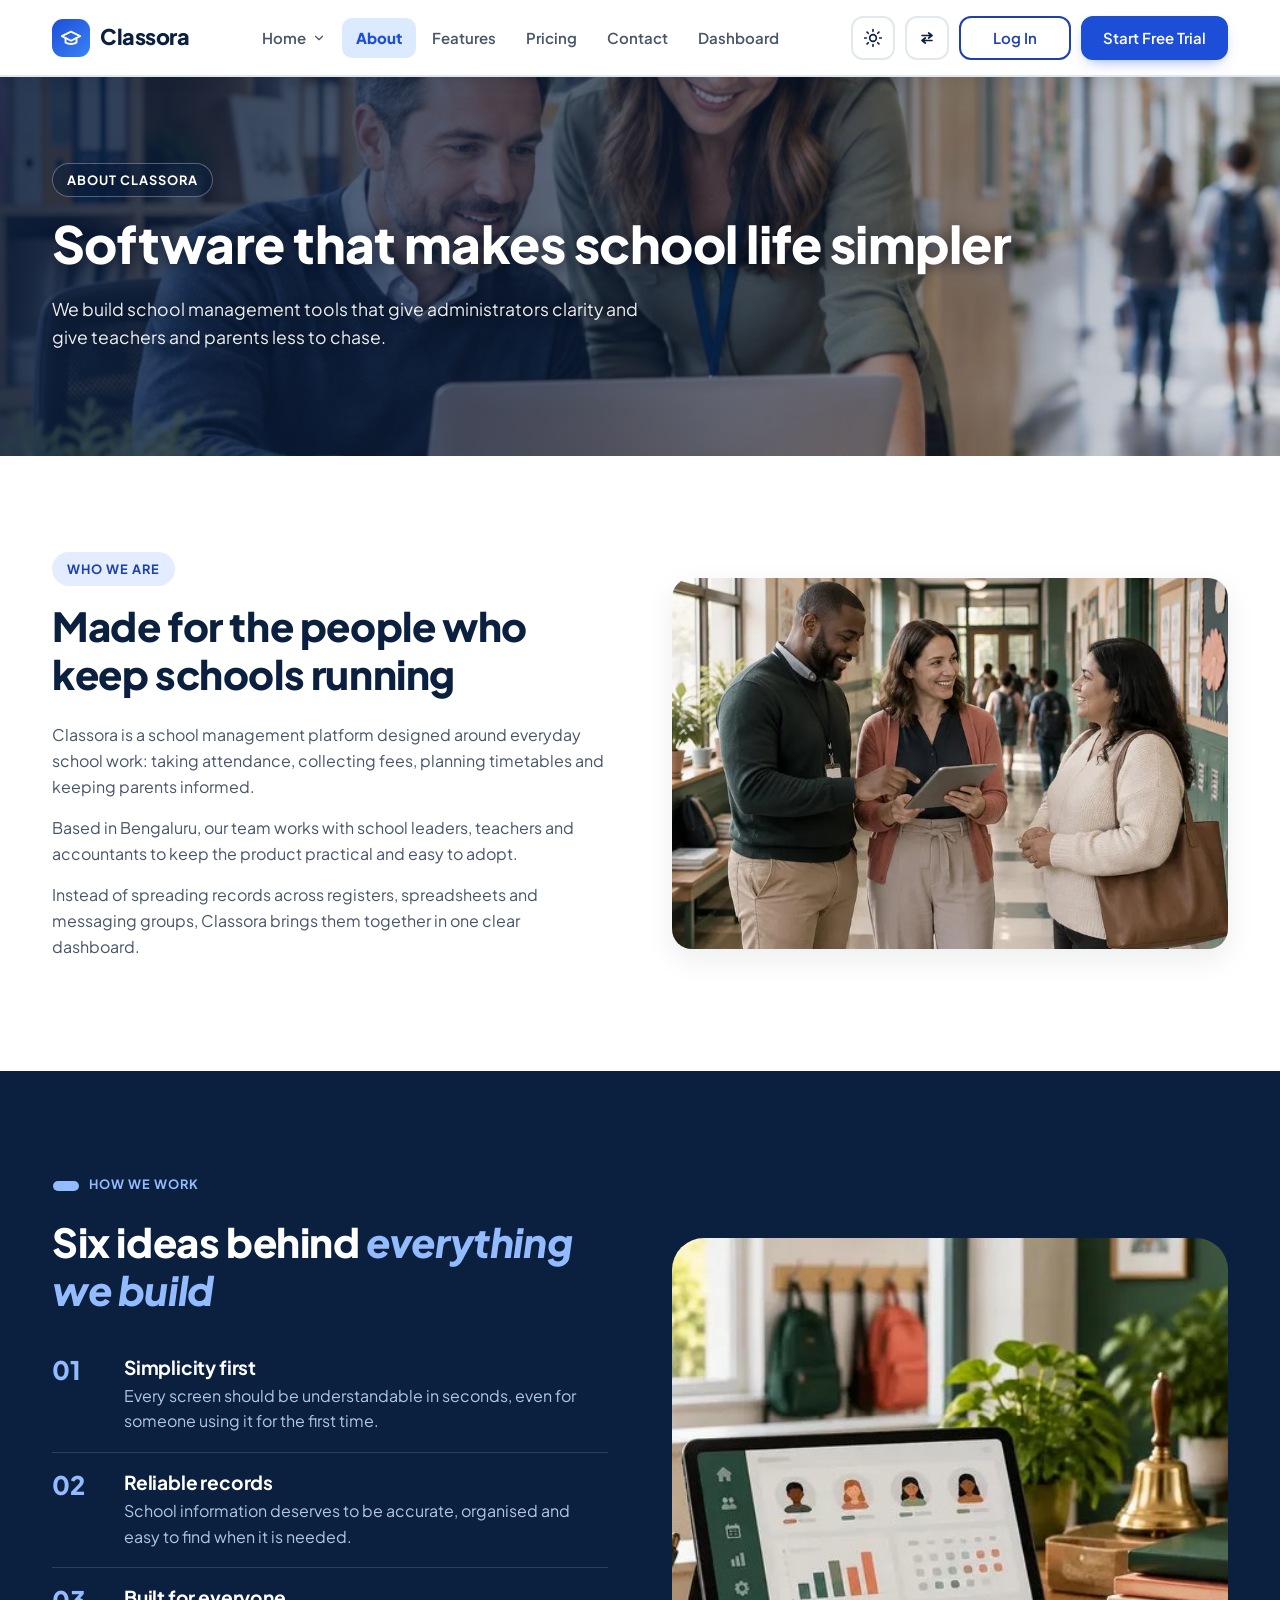
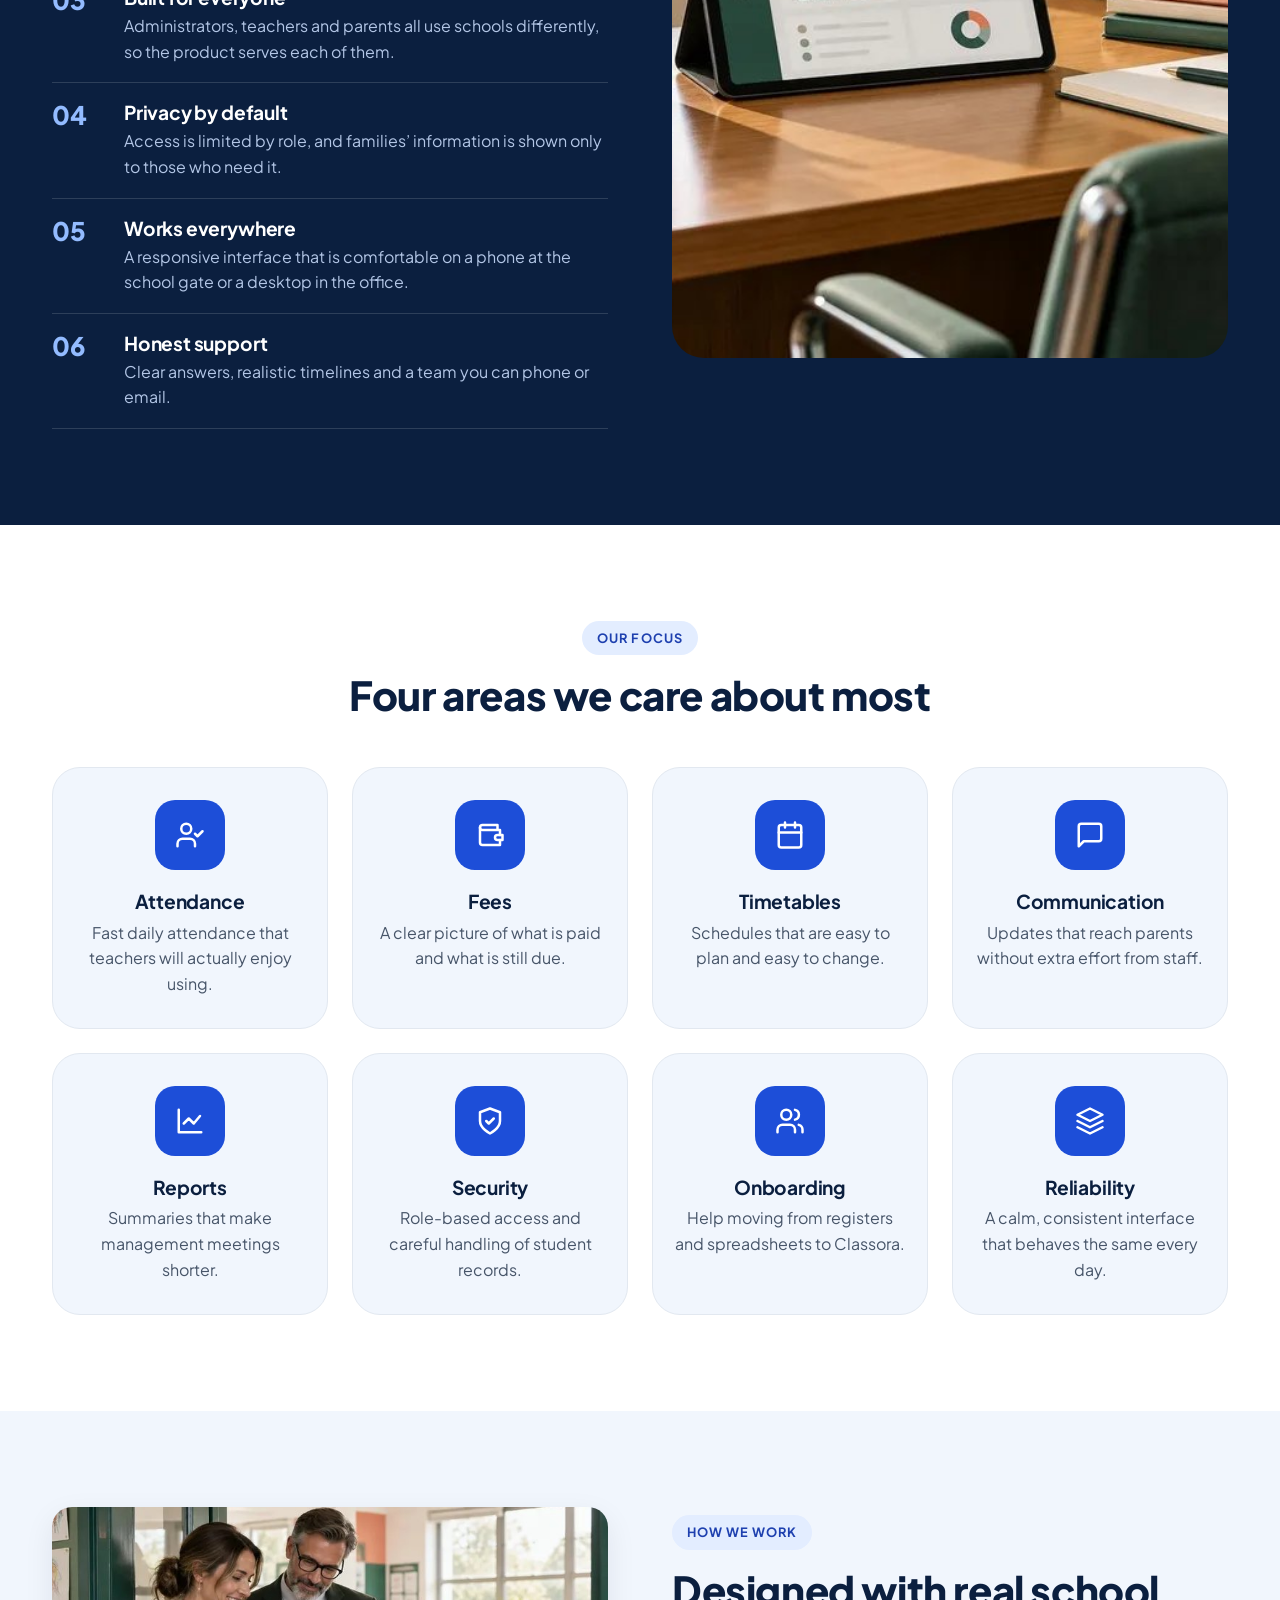
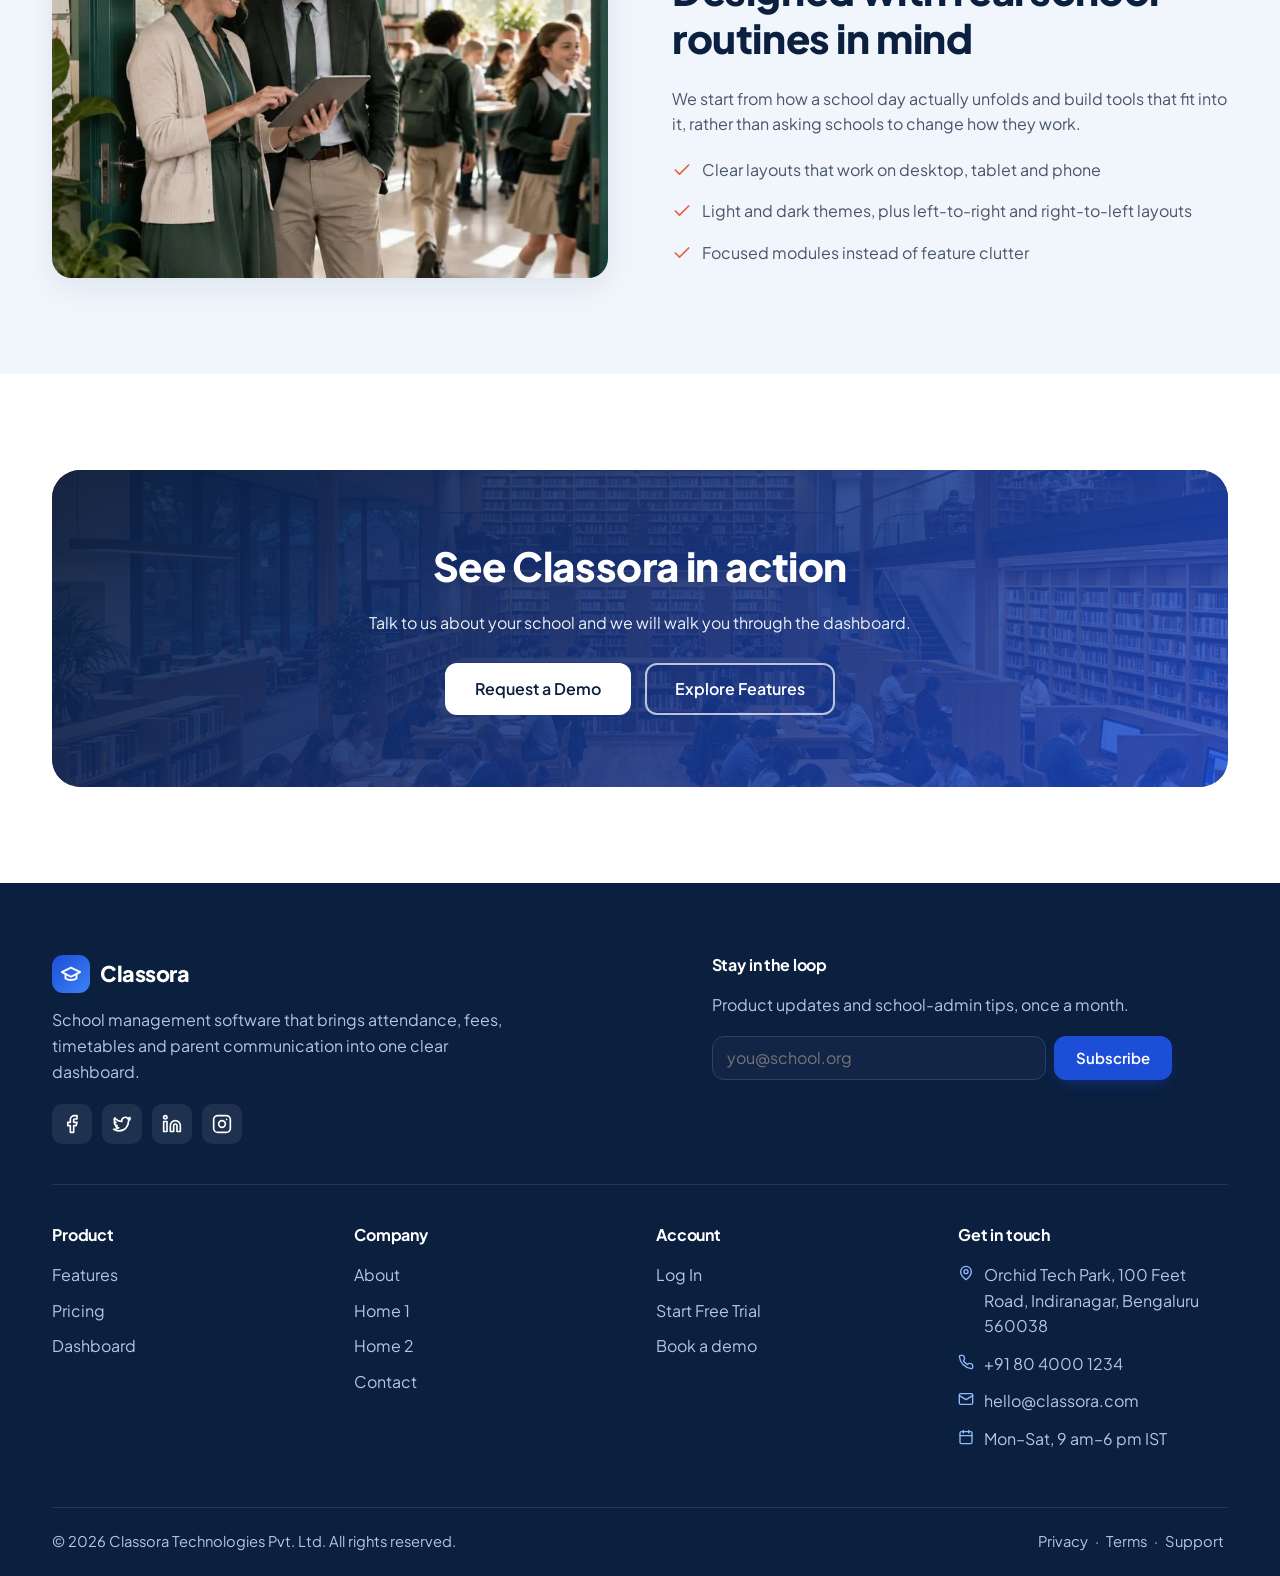
<file: about.html>
<!DOCTYPE html>
<html lang="en" dir="ltr" data-theme="light">
<head>
  <meta charset="utf-8">
  <meta name="viewport" content="width=device-width, initial-scale=1">
  <title>About — Classora School Management Software</title>
  <meta name="description" content="Learn what Classora is building: simple, reliable school management software for administrators, teachers and parents.">
  <script>
    (function () {
      try {
        var d = document.documentElement;
        d.setAttribute('data-theme', localStorage.getItem('cl-theme') || 'light');
        d.setAttribute('dir', localStorage.getItem('cl-dir') || 'ltr');
      } catch (e) {}
    })();
  </script>
  <link rel="icon" href="data:image/svg+xml,%3Csvg xmlns=%27http://www.w3.org/2000/svg%27 viewBox=%270 0 32 32%27%3E%3Crect width=%2732%27 height=%2732%27 rx=%278%27 fill=%27%231d4ed8%27/%3E%3C/svg%3E">
  <link rel="stylesheet" href="assets/css/style.css">
  <link rel="stylesheet" href="assets/css/responsive.css">
</head>
<body data-page="about" data-layout="public">
  <div id="site-header"></div>

  <main>
    <!-- 1. Hero -->
    <section class="page-hero" style="background-image:url('assets/images/about-hero-simpler.jpg')" aria-labelledby="ab-hero">
      <div class="container">
        <span class="eyebrow">About Classora</span>
        <h1 id="ab-hero">Software that makes school life simpler</h1>
        <p>We build school management tools that give administrators clarity and give teachers and parents less to chase.</p>
      </div>
    </section>

    <!-- 2. Who we are -->
    <section class="section" aria-labelledby="ab-who">
      <div class="container split">
        <div class="copy-block">
          <span class="eyebrow">Who we are</span>
          <h2 id="ab-who">Made for the people who keep schools running</h2>
          <p>Classora is a school management platform designed around everyday school work: taking attendance, collecting fees, planning timetables and keeping parents informed.</p>
          <p>Based in Bengaluru, our team works with school leaders, teachers and accountants to keep the product practical and easy to adopt.</p>
          <p>Instead of spreading records across registers, spreadsheets and messaging groups, Classora brings them together in one clear dashboard.</p>
        </div>
        <img class="photo" src="assets/images/about-who-we-are.jpg" width="768" height="583" alt="Teachers and school staff discussing everyday school work with a tablet in hallway" loading="lazy">
      </div>
    </section>

    <!-- 3. Mission and values -->
    <section class="band-dark" aria-labelledby="ab-values">
      <div class="container band-split">
        <div class="band-copy">
          <span class="eyebrow eyebrow--dark">How we work</span>
          <h2 id="ab-values">Six ideas behind <em>everything we build</em></h2>
          <ol class="rules">
            <li><span class="rule-n">01</span><div><h3>Simplicity first</h3><p>Every screen should be understandable in seconds, even for someone using it for the first time.</p></div></li>
            <li><span class="rule-n">02</span><div><h3>Reliable records</h3><p>School information deserves to be accurate, organised and easy to find when it is needed.</p></div></li>
            <li><span class="rule-n">03</span><div><h3>Built for everyone</h3><p>Administrators, teachers and parents all use schools differently, so the product serves each of them.</p></div></li>
            <li><span class="rule-n">04</span><div><h3>Privacy by default</h3><p>Access is limited by role, and families&rsquo; information is shown only to those who need it.</p></div></li>
            <li><span class="rule-n">05</span><div><h3>Works everywhere</h3><p>A responsive interface that is comfortable on a phone at the school gate or a desktop in the office.</p></div></li>
            <li><span class="rule-n">06</span><div><h3>Honest support</h3><p>Clear answers, realistic timelines and a team you can phone or email.</p></div></li>
          </ol>
        </div>
        <img class="band-photo" src="assets/images/about-ideas-build.jpg" width="768" height="583" alt="School management dashboard on tablet resting on desk" loading="lazy">
      </div>
    </section>

    <!-- 4. What we focus on -->
    <section class="section" aria-labelledby="ab-focus">
      <div class="container">
        <div class="section-head">
          <span class="eyebrow">Our focus</span>
          <h2 id="ab-focus">Four areas we care about most</h2>
        </div>
        <div class="grid grid-4">
          <article class="tile-card"><span class="tile-icon" data-icon="userCheck"></span><h3>Attendance</h3><p>Fast daily attendance that teachers will actually enjoy using.</p></article>
          <article class="tile-card"><span class="tile-icon" data-icon="wallet"></span><h3>Fees</h3><p>A clear picture of what is paid and what is still due.</p></article>
          <article class="tile-card"><span class="tile-icon" data-icon="calendar"></span><h3>Timetables</h3><p>Schedules that are easy to plan and easy to change.</p></article>
          <article class="tile-card"><span class="tile-icon" data-icon="chat"></span><h3>Communication</h3><p>Updates that reach parents without extra effort from staff.</p></article>
          <article class="tile-card"><span class="tile-icon" data-icon="chart"></span><h3>Reports</h3><p>Summaries that make management meetings shorter.</p></article>
          <article class="tile-card"><span class="tile-icon" data-icon="shield"></span><h3>Security</h3><p>Role-based access and careful handling of student records.</p></article>
          <article class="tile-card"><span class="tile-icon" data-icon="users"></span><h3>Onboarding</h3><p>Help moving from registers and spreadsheets to Classora.</p></article>
          <article class="tile-card"><span class="tile-icon" data-icon="layers"></span><h3>Reliability</h3><p>A calm, consistent interface that behaves the same every day.</p></article>
        </div>
      </div>
    </section>

    <!-- 5. How we work -->
    <section class="section section--soft" aria-labelledby="ab-how">
      <div class="container split split--rev">
        <div class="copy-block">
          <span class="eyebrow">How we work</span>
          <h2 id="ab-how">Designed with real school routines in mind</h2>
          <p>We start from how a school day actually unfolds and build tools that fit into it, rather than asking schools to change how they work.</p>
          <ul class="checklist">
            <li><span data-icon="check"></span> Clear layouts that work on desktop, tablet and phone</li>
            <li><span data-icon="check"></span> Light and dark themes, plus left-to-right and right-to-left layouts</li>
            <li><span data-icon="check"></span> Focused modules instead of feature clutter</li>
          </ul>
        </div>
        <img class="photo" src="assets/images/about-real-routines.jpg" width="768" height="583" alt="School educators collaborating with digital tablet during school routines" loading="lazy">
      </div>
    </section>

    <!-- 6. CTA -->
    <section class="section" aria-labelledby="ab-cta">
      <div class="container">
        <div class="cta-box" style="background-image:url('assets/images/cta-banner.jpg')">
          <h2 id="ab-cta">See Classora in action</h2>
          <p>Talk to us about your school and we will walk you through the dashboard.</p>
          <div class="cta-actions">
            <a class="btn btn-light btn-lg" href="contact.html">Request a Demo</a>
            <a class="btn btn-ghost-light btn-lg" href="features.html">Explore Features</a>
          </div>
        </div>
      </div>
    </section>
  </main>

  <div id="site-footer"></div>
  <script src="assets/js/main.js"></script>
</body>
</html>
</file>
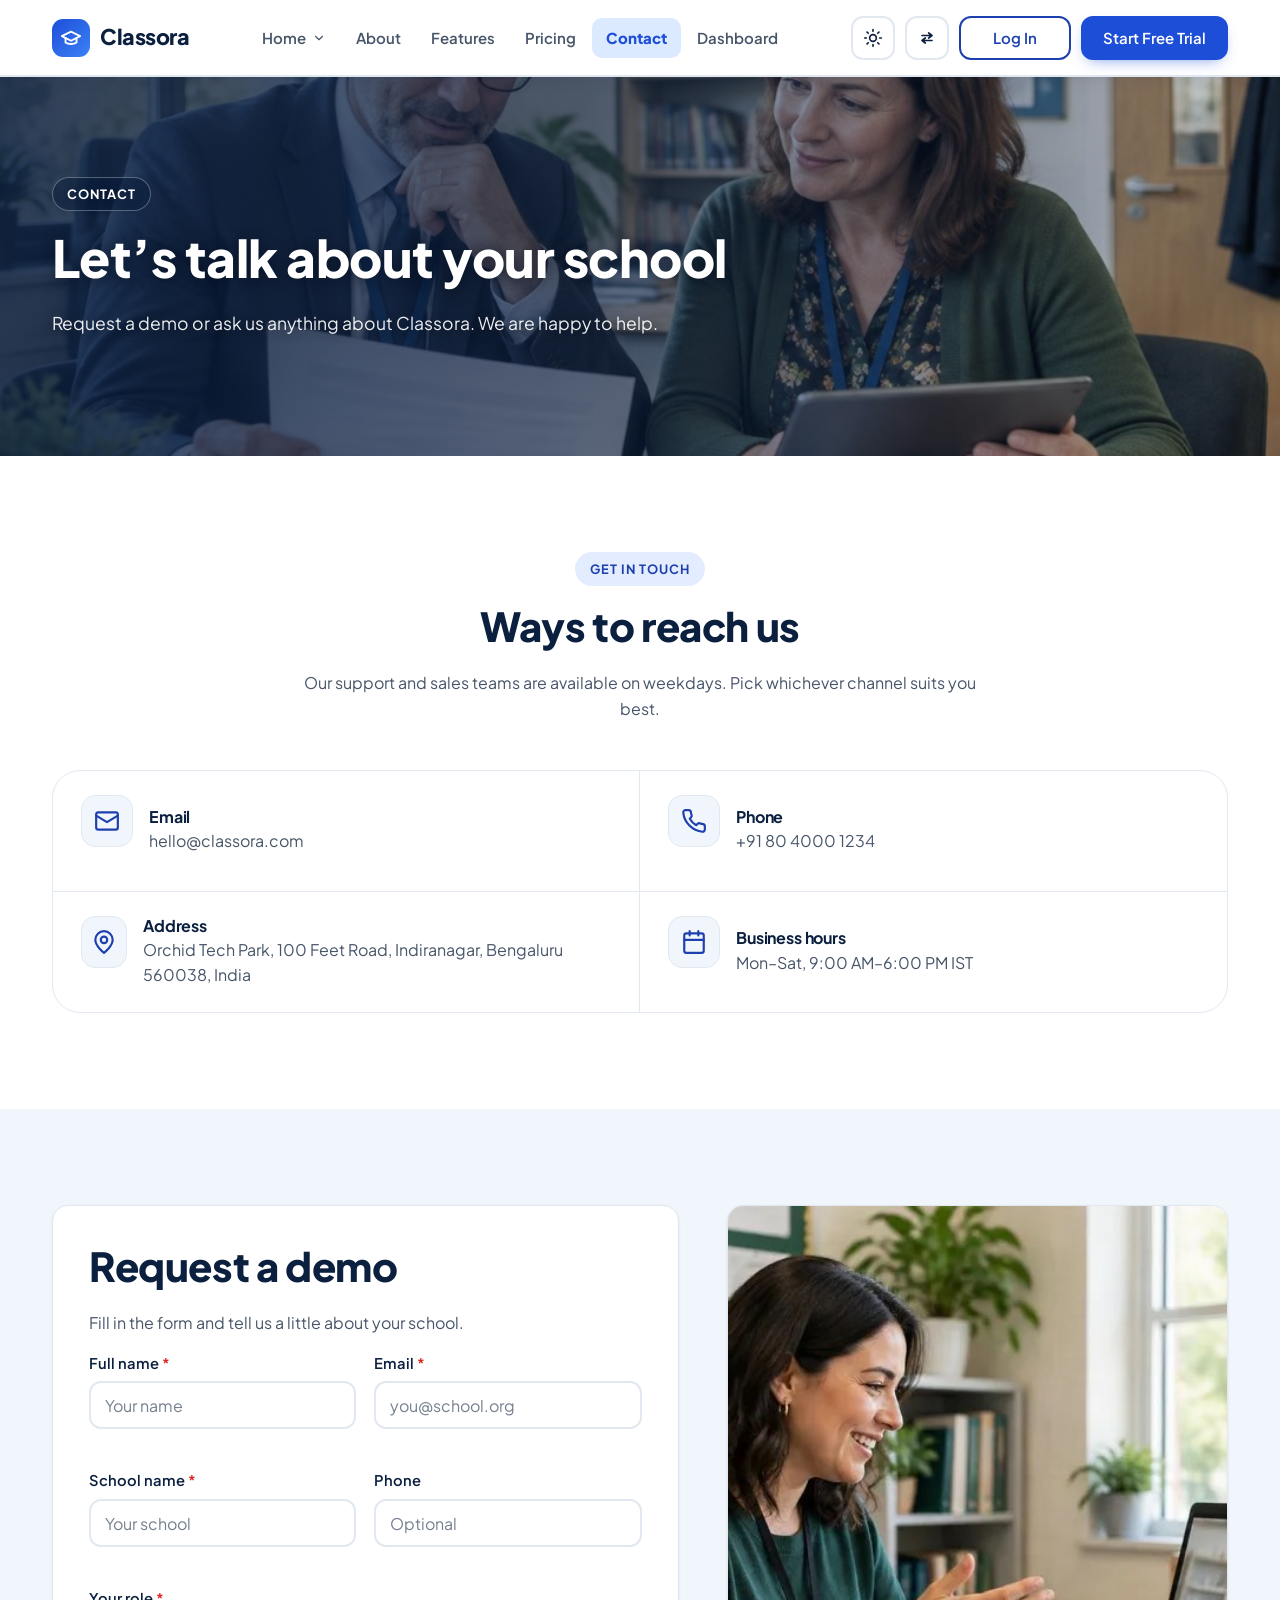
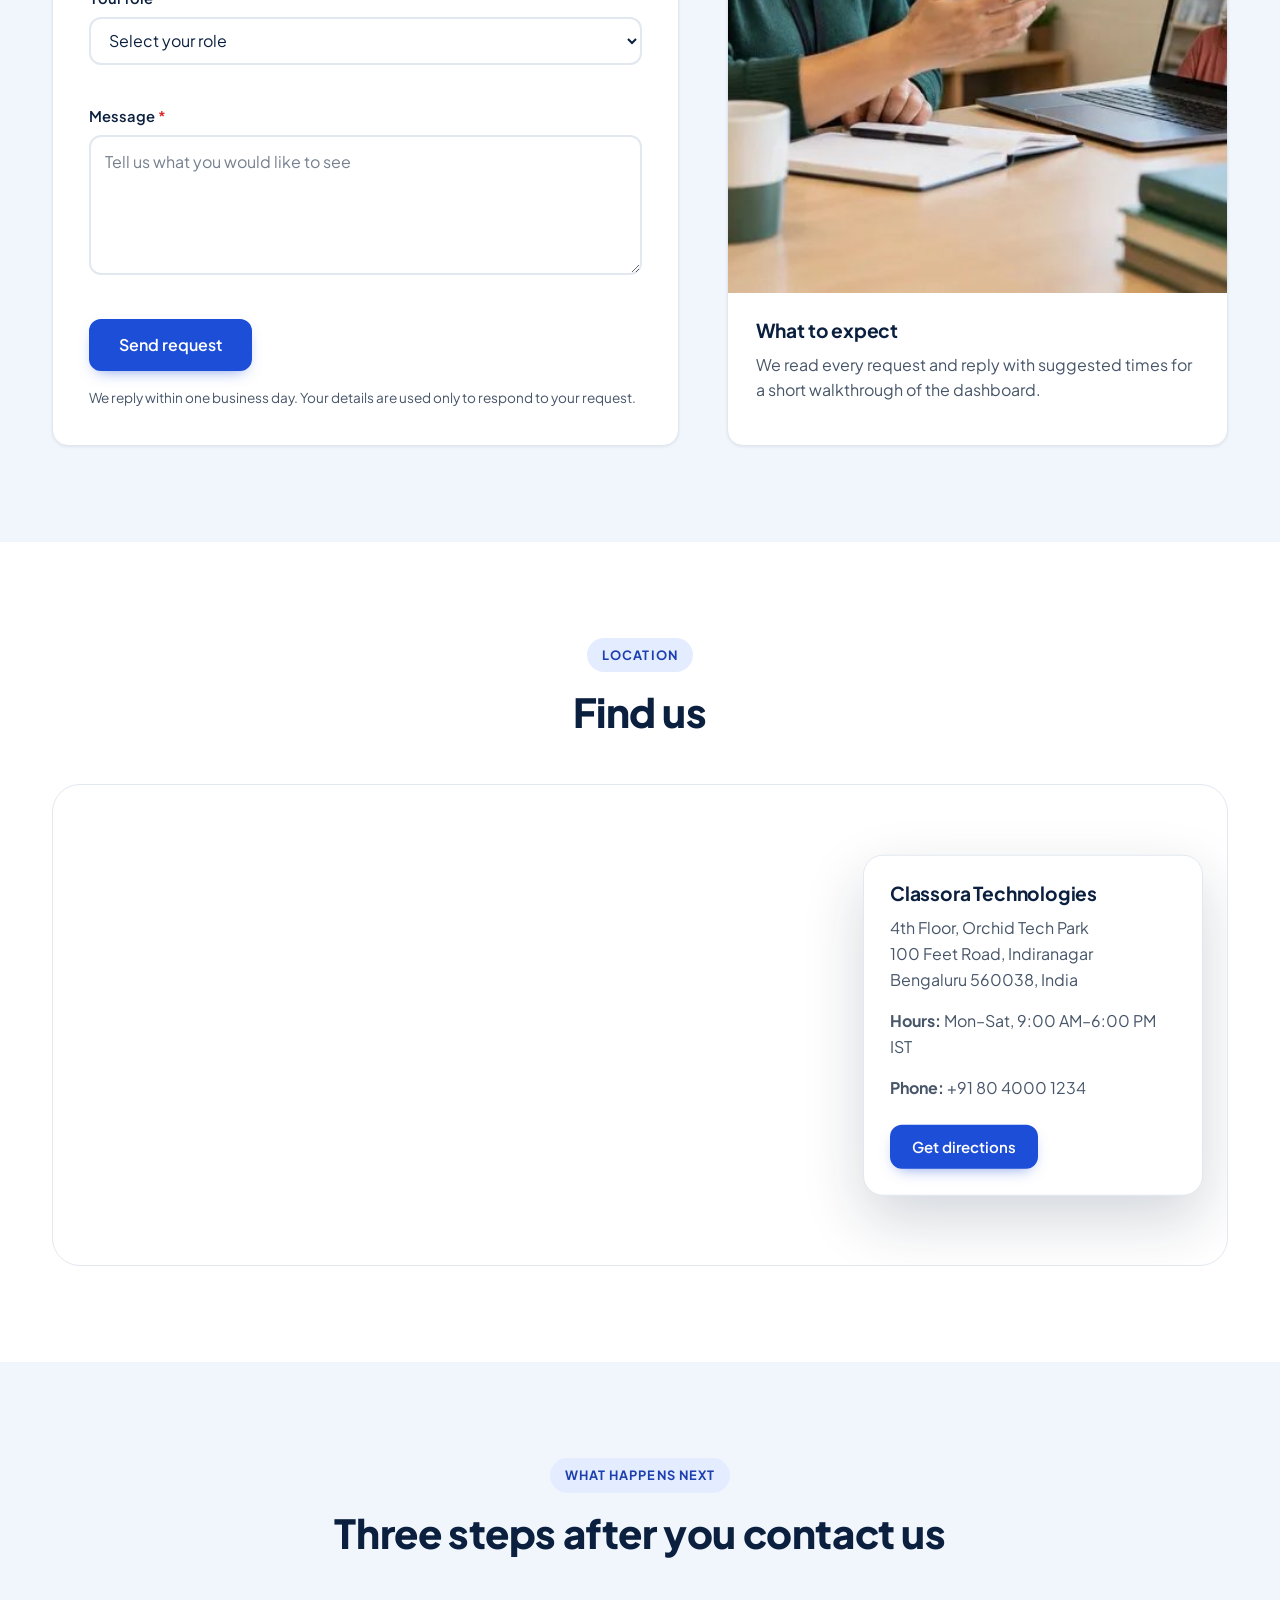
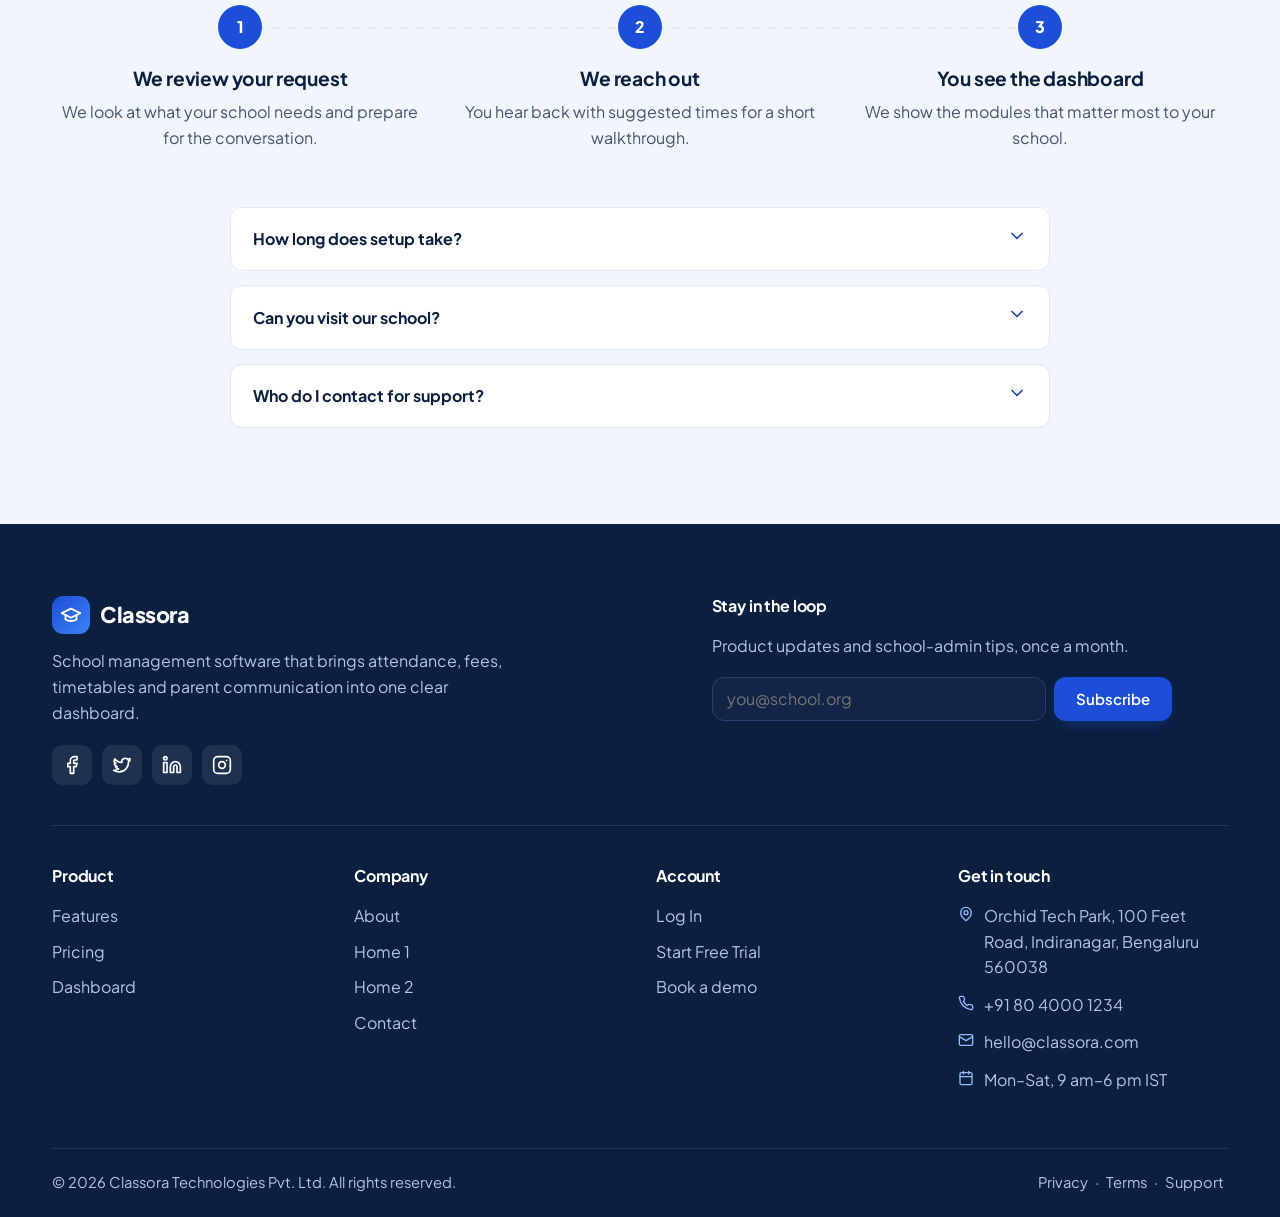
<file: contact.html>
<!DOCTYPE html>
<html lang="en" dir="ltr" data-theme="light">
<head>
  <meta charset="utf-8">
  <meta name="viewport" content="width=device-width, initial-scale=1">
  <title>Contact — Classora School Management Software</title>
  <meta name="description" content="Request a demo or ask a question about Classora school management software.">
  <script>
    (function () {
      try {
        var d = document.documentElement;
        d.setAttribute('data-theme', localStorage.getItem('cl-theme') || 'light');
        d.setAttribute('dir', localStorage.getItem('cl-dir') || 'ltr');
      } catch (e) {}
    })();
  </script>
  <link rel="icon" href="data:image/svg+xml,%3Csvg xmlns=%27http://www.w3.org/2000/svg%27 viewBox=%270 0 32 32%27%3E%3Crect width=%2732%27 height=%2732%27 rx=%278%27 fill=%27%231d4ed8%27/%3E%3C/svg%3E">
  <link rel="stylesheet" href="assets/css/style.css">
  <link rel="stylesheet" href="assets/css/responsive.css">
</head>
<body data-page="contact" data-layout="public">
  <div id="site-header"></div>

  <main>
    <!-- 1. Hero -->
    <section class="page-hero" style="background-image:url('assets/images/hero-contact.jpg')" aria-labelledby="ct-hero">
      <div class="container">
        <span class="eyebrow">Contact</span>
        <h1 id="ct-hero">Let&rsquo;s talk about your school</h1>
        <p>Request a demo or ask us anything about Classora. We are happy to help.</p>
      </div>
    </section>

    <!-- 2. Contact details -->
    <section class="section" aria-labelledby="ct-info">
      <div class="container">
        <div class="section-head">
          <span class="eyebrow">Get in touch</span>
          <h2 id="ct-info">Ways to reach us</h2>
          <p>Our support and sales teams are available on weekdays. Pick whichever channel suits you best.</p>
        </div>
        <div class="contact-panel"><div class="contact-row"><span class="card-icon" data-icon="mail"></span><div><h3>Email</h3><p>hello@classora.com</p></div></div><div class="contact-row"><span class="card-icon" data-icon="phone"></span><div><h3>Phone</h3><p>+91 80 4000 1234</p></div></div><div class="contact-row"><span class="card-icon" data-icon="pin"></span><div><h3>Address</h3><p>Orchid Tech Park, 100 Feet Road, Indiranagar, Bengaluru 560038, India</p></div></div><div class="contact-row"><span class="card-icon" data-icon="calendar"></span><div><h3>Business hours</h3><p>Mon&ndash;Sat, 9:00 AM&ndash;6:00 PM IST</p></div></div></div>
      </div>
    </section>

    <!-- 3. Form -->
    <section class="section section--soft" aria-labelledby="ct-form">
      <div class="container contact-grid">
        <div class="form-card">
          <h2 id="ct-form">Request a demo</h2>
          <p>Fill in the form and tell us a little about your school.</p>
          <form data-form novalidate>
            <div class="form-grid">
              <div class="field">
                <label for="f-name">Full name <span class="req" aria-hidden="true">*</span></label>
                <input id="f-name" name="name" type="text" autocomplete="name" placeholder="Your name" required>
                <span class="field-error" role="alert"></span>
              </div>
              <div class="field">
                <label for="f-email">Email <span class="req" aria-hidden="true">*</span></label>
                <input id="f-email" name="email" type="email" autocomplete="email" placeholder="you@school.org" required>
                <span class="field-error" role="alert"></span>
              </div>
              <div class="field">
                <label for="f-school">School name <span class="req" aria-hidden="true">*</span></label>
                <input id="f-school" name="school" type="text" autocomplete="organization" placeholder="Your school" required>
                <span class="field-error" role="alert"></span>
              </div>
              <div class="field">
                <label for="f-phone">Phone</label>
                <input id="f-phone" name="phone" type="tel" autocomplete="tel" placeholder="Optional">
                <span class="field-error" role="alert"></span>
              </div>
              <div class="field field--full">
                <label for="f-role">Your role <span class="req" aria-hidden="true">*</span></label>
                <select id="f-role" name="role" required>
                  <option value="">Select your role</option>
                  <option>Principal / Head</option>
                  <option>School administrator</option>
                  <option>Teacher</option>
                  <option>Other</option>
                </select>
                <span class="field-error" role="alert"></span>
              </div>
              <div class="field field--full">
                <label for="f-msg">Message <span class="req" aria-hidden="true">*</span></label>
                <textarea id="f-msg" name="message" placeholder="Tell us what you would like to see" required></textarea>
                <span class="field-error" role="alert"></span>
              </div>
            </div>
            <div class="form-actions"><button type="submit" class="btn btn-primary btn-lg">Send request</button></div>
            <div class="form-status" role="status" aria-live="polite" hidden></div>
            <p class="form-note">We reply within one business day. Your details are used only to respond to your request.</p>
          </form>
        </div>
        <aside class="aside-card">
          <img src="assets/images/contact-what-to-expect.jpg" width="768" height="583" alt="Classora team member on video call offering dashboard walkthrough" loading="lazy">
          <div class="aside-body">
            <h3>What to expect</h3>
            <p>We read every request and reply with suggested times for a short walkthrough of the dashboard.</p>
          </div>
        </aside>
      </div>
    </section>

    <!-- 4. Map -->
    <section class="section" aria-labelledby="ct-map">
      <div class="container">
        <div class="section-head">
          <span class="eyebrow">Location</span>
          <h2 id="ct-map">Find us</h2>
        </div>
        <div class="map-wrap map-wrap--full">
          <iframe class="map-frame" title="Classora office on Google Maps" src="https://www.google.com/maps?q=Indiranagar,+Bengaluru&amp;output=embed" width="1200" height="450" loading="lazy" referrerpolicy="no-referrer-when-downgrade"></iframe>
          <div class="map-info">
            <h3>Classora Technologies</h3>
            <p>4th Floor, Orchid Tech Park<br>100 Feet Road, Indiranagar<br>Bengaluru 560038, India</p>
            <p><strong>Hours:</strong> Mon&ndash;Sat, 9:00 AM&ndash;6:00 PM IST</p>
            <p><strong>Phone:</strong> +91 80 4000 1234</p>
            <a class="btn btn-primary" href="https://www.google.com/maps/dir/?api=1&amp;destination=Indiranagar,+Bengaluru" target="_blank" rel="noopener">Get directions</a>
          </div>
        </div>
      </div>
    </section>

    <!-- 5. What happens next -->
    <section class="section section--soft" aria-labelledby="ct-next">
      <div class="container">
        <div class="section-head">
          <span class="eyebrow">What happens next</span>
          <h2 id="ct-next">Three steps after you contact us</h2>
        </div>
        <div class="line-steps"><div class="line-step"><span class="step-num">1</span><h3>We review your request</h3><p>We look at what your school needs and prepare for the conversation.</p></div><div class="line-step"><span class="step-num">2</span><h3>We reach out</h3><p>You hear back with suggested times for a short walkthrough.</p></div><div class="line-step"><span class="step-num">3</span><h3>You see the dashboard</h3><p>We show the modules that matter most to your school.</p></div></div>
        <div class="faq" style="margin-top:40px">
          <details>
            <summary>How long does setup take? <span data-icon="chev"></span></summary>
            <p>Most schools are ready within a week once we have their class and student lists.</p>
          </details>
          <details>
            <summary>Can you visit our school? <span data-icon="chev"></span></summary>
            <p>For schools in and around Bengaluru we can arrange an on-site walkthrough. Others can join a video call.</p>
          </details>
          <details>
            <summary>Who do I contact for support? <span data-icon="chev"></span></summary>
            <p>Email hello@classora.com or call +91 80 4000 1234, Monday to Saturday, 9:00 AM to 6:00 PM IST.</p>
          </details>
        </div>
      </div>
    </section>
  </main>

  <div id="site-footer"></div>
  <script src="assets/js/main.js"></script>
</body>
</html>
</file>
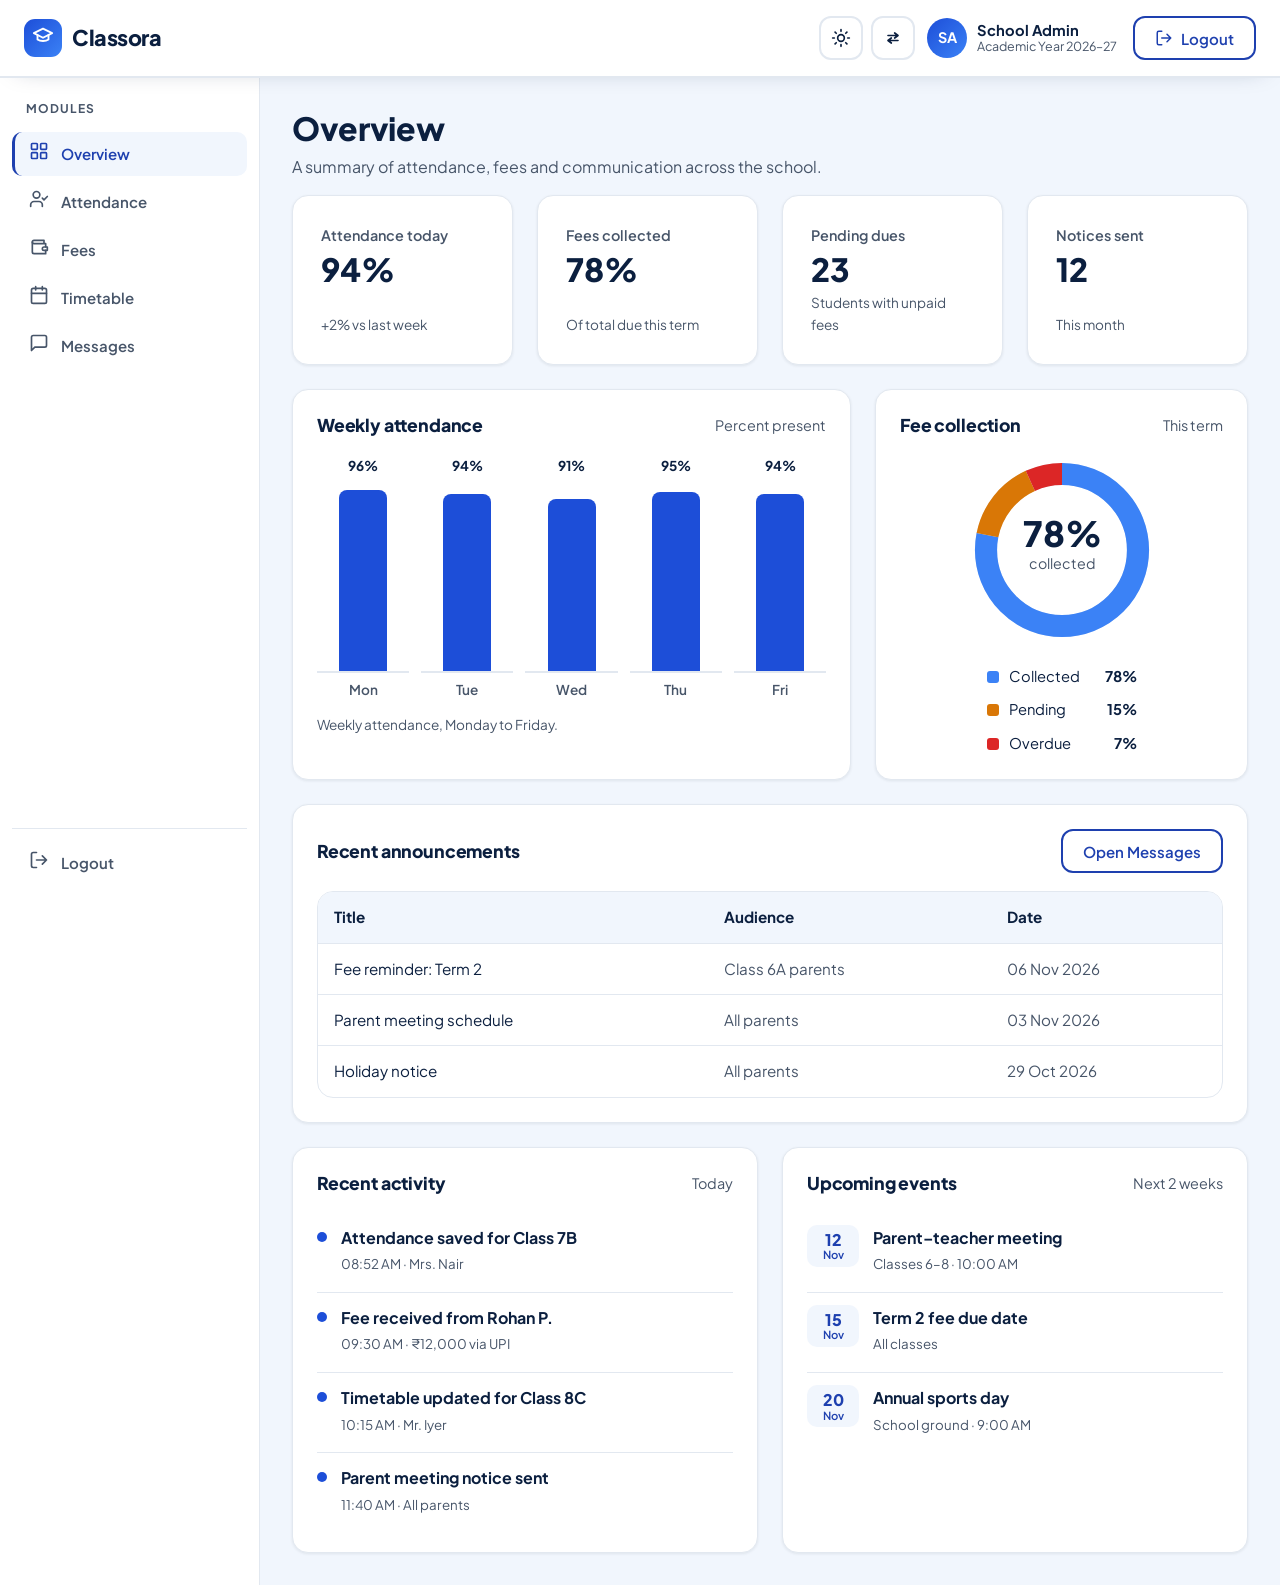
<file: dashboard.html>
<!DOCTYPE html>
<html lang="en" dir="ltr" data-theme="light">
<head>
  <meta charset="utf-8">
  <meta name="viewport" content="width=device-width, initial-scale=1">
  <title>Overview — Classora Dashboard</title>
  <meta name="robots" content="noindex">
  <script>
    (function () {
      try {
        var d = document.documentElement;
        d.setAttribute('data-theme', localStorage.getItem('cl-theme') || 'light');
        d.setAttribute('dir', localStorage.getItem('cl-dir') || 'ltr');
      } catch (e) {}
    })();
  </script>
  <link rel="icon" href="data:image/svg+xml,%3Csvg xmlns=%27http://www.w3.org/2000/svg%27 viewBox=%270 0 32 32%27%3E%3Crect width=%2732%27 height=%2732%27 rx=%278%27 fill=%27%231d4ed8%27/%3E%3C/svg%3E">
  <link rel="stylesheet" href="assets/css/style.css">
  <link rel="stylesheet" href="assets/css/responsive.css">
</head>
<body data-page="dashboard" data-layout="dash">

  <header class="site-header dash-header">
    <div class="dash-nav">
      <a class="brand" href="index.html" aria-label="Classora home"><span class="brand-mark"><span data-icon="cap"></span></span><span class="brand-text">Classora</span></a>
      <div class="dash-actions">
        <button type="button" class="icon-btn theme-toggle" data-theme-toggle aria-label="Switch to dark mode" title="Switch to dark mode"><svg class="icon i-sun" viewBox="0 0 24 24" fill="none" stroke="currentColor" stroke-width="2" stroke-linecap="round" stroke-linejoin="round" aria-hidden="true" focusable="false"><circle cx="12" cy="12" r="4"/><path d="M12 2v2M12 20v2M4.9 4.9l1.4 1.4M17.7 17.7l1.4 1.4M2 12h2M20 12h2M4.9 19.1l1.4-1.4M17.7 6.3l1.4-1.4"/></svg><svg class="icon i-moon" viewBox="0 0 24 24" fill="none" stroke="currentColor" stroke-width="2" stroke-linecap="round" stroke-linejoin="round" aria-hidden="true" focusable="false"><path d="M21 12.8A9 9 0 1 1 11.2 3a7 7 0 0 0 9.8 9.8Z"/></svg></button>
        <button type="button" class="icon-btn dir-toggle" data-dir-toggle aria-label="Toggle text direction" title="Toggle text direction"><svg class="icon i-rtl" viewBox="0 0 24 24" fill="none" stroke="currentColor" stroke-width="2" stroke-linecap="round" stroke-linejoin="round" aria-hidden="true" focusable="false"><path d="M6 9h12M14 6l4 3-4 3M18 15H6M10 12l-4 3 4 3"/></svg></button>
        <div class="profile" role="group" aria-label="Signed in as School Admin">
          <span class="avatar" aria-hidden="true">SA</span>
          <span class="profile-text"><strong>School Admin</strong><small>Academic Year 2026&ndash;27</small></span>
        </div>
        <a class="btn btn-outline logout-btn" href="login.html" aria-label="Logout"><span data-icon="logout"></span><span class="logout-text">Logout</span></a>
      </div>
    </div>
  </header>

  <div class="dash-shell">
    <aside class="dash-side" aria-label="Dashboard navigation">
      <div class="side-inner">
      <nav class="side-nav">
        <div class="side-label">Modules</div>
        <a class="side-link is-active" href="#overview" data-view-link="overview"><span data-icon="grid"></span>Overview</a>
        <a class="side-link" href="#attendance" data-view-link="attendance"><span data-icon="userCheck"></span>Attendance</a>
        <a class="side-link" href="#fees" data-view-link="fees"><span data-icon="wallet"></span>Fees</a>
        <a class="side-link" href="#timetable" data-view-link="timetable"><span data-icon="calendar"></span>Timetable</a>
        <a class="side-link" href="#messages" data-view-link="messages"><span data-icon="chat"></span>Messages</a>
      </nav>
      <div class="side-logout-wrap">
        <a class="side-link side-logout" href="login.html"><span data-icon="logout"></span>Logout</a>
      </div>
      </div>
    </aside>

    <main class="dash-main" id="main">
      <div class="dash-top">
        <h1 id="view-title" tabindex="-1">Overview</h1>
        <p id="view-sub">A summary of attendance, fees and communication across the school.</p>
      </div>

      <!-- Overview -->
      <section class="dash-view" data-view="overview" aria-label="Overview">
        <div class="grid grid-4">
          <article class="card kpi"><span class="kpi-label">Attendance today</span><span class="kpi-value">94%</span><span class="kpi-note">+2% vs last week</span></article>
          <article class="card kpi"><span class="kpi-label">Fees collected</span><span class="kpi-value">78%</span><span class="kpi-note">Of total due this term</span></article>
          <article class="card kpi"><span class="kpi-label">Pending dues</span><span class="kpi-value">23</span><span class="kpi-note">Students with unpaid fees</span></article>
          <article class="card kpi"><span class="kpi-label">Notices sent</span><span class="kpi-value">12</span><span class="kpi-note">This month</span></article>
        </div>

        <div class="dash-cols dash-cols--wide">
          <div class="panel">
            <div class="panel-head"><h2>Weekly attendance</h2><p>Percent present</p></div>
            <div class="bar-chart" role="img" aria-label="Weekly attendance, percent present: Monday 96, Tuesday 94, Wednesday 91, Thursday 95, Friday 94">
              <div class="bars">
                <div class="bar-col"><span class="bar-val">96%</span><div class="bar-track"><div class="bar-fill" style="height:96%"></div></div><span class="bar-lab">Mon</span></div>
                <div class="bar-col"><span class="bar-val">94%</span><div class="bar-track"><div class="bar-fill" style="height:94%"></div></div><span class="bar-lab">Tue</span></div>
                <div class="bar-col"><span class="bar-val">91%</span><div class="bar-track"><div class="bar-fill" style="height:91%"></div></div><span class="bar-lab">Wed</span></div>
                <div class="bar-col"><span class="bar-val">95%</span><div class="bar-track"><div class="bar-fill" style="height:95%"></div></div><span class="bar-lab">Thu</span></div>
                <div class="bar-col"><span class="bar-val">94%</span><div class="bar-track"><div class="bar-fill" style="height:94%"></div></div><span class="bar-lab">Fri</span></div>
              </div>
            </div>
            <p class="chart-note">Weekly attendance, Monday to Friday.</p>
          </div>
          <div class="panel panel--fill">
            <div class="panel-head"><h2>Fee collection</h2><p>This term</p></div>
            <div class="donut-wrap">
              <svg class="donut" viewBox="0 0 120 120" role="img" aria-label="Fee collection: 78 percent collected, 15 percent pending, 7 percent overdue">
                <circle cx="60" cy="60" r="48" fill="none" stroke="var(--border)" stroke-width="14"/>
                <circle cx="60" cy="60" r="48" fill="none" stroke="var(--chart-2)" stroke-width="14" stroke-dasharray="235.24 301.59" stroke-dashoffset="0" transform="rotate(-90 60 60)"/>
                <circle cx="60" cy="60" r="48" fill="none" stroke="var(--chart-3)" stroke-width="14" stroke-dasharray="45.24 301.59" stroke-dashoffset="-235.24" transform="rotate(-90 60 60)"/>
                <circle cx="60" cy="60" r="48" fill="none" stroke="var(--chart-4)" stroke-width="14" stroke-dasharray="21.11 301.59" stroke-dashoffset="-280.48" transform="rotate(-90 60 60)"/>
                <text class="t-main" x="60" y="58" text-anchor="middle">78%</text>
                <text class="t-sub" x="60" y="72" text-anchor="middle">collected</text>
              </svg>
              <ul class="legend">
                <li><i style="background:var(--chart-2)"></i>Collected<span>78%</span></li>
                <li><i style="background:var(--chart-3)"></i>Pending<span>15%</span></li>
                <li><i style="background:var(--chart-4)"></i>Overdue<span>7%</span></li>
              </ul>
            </div>
          </div>
        </div>

        <div class="panel">
          <div class="panel-head"><h2>Recent announcements</h2><button type="button" class="btn btn-outline" data-goto="messages">Open Messages</button></div>
          <div class="table-wrap" tabindex="0" role="region" aria-label="Recent announcements table">
            <table class="data-table">
              <thead><tr><th scope="col">Title</th><th scope="col">Audience</th><th scope="col">Date</th></tr></thead>
              <tbody>
                <tr><td>Fee reminder: Term 2</td><td class="muted">Class 6A parents</td><td class="muted">06 Nov 2026</td></tr>
                <tr><td>Parent meeting schedule</td><td class="muted">All parents</td><td class="muted">03 Nov 2026</td></tr>
                <tr><td>Holiday notice</td><td class="muted">All parents</td><td class="muted">29 Oct 2026</td></tr>
              </tbody>
            </table>
          </div>
        </div>

        <div class="dash-cols">
          <div class="panel">
            <div class="panel-head"><h2>Recent activity</h2><p>Today</p></div>
            <ul class="feed">
              <li><span class="feed-dot"></span><div><strong>Attendance saved for Class 7B</strong><small>08:52 AM &middot; Mrs. Nair</small></div></li>
              <li><span class="feed-dot"></span><div><strong>Fee received from Rohan P.</strong><small>09:30 AM &middot; &#8377;12,000 via UPI</small></div></li>
              <li><span class="feed-dot"></span><div><strong>Timetable updated for Class 8C</strong><small>10:15 AM &middot; Mr. Iyer</small></div></li>
              <li><span class="feed-dot"></span><div><strong>Parent meeting notice sent</strong><small>11:40 AM &middot; All parents</small></div></li>
            </ul>
          </div>
          <div class="panel">
            <div class="panel-head"><h2>Upcoming events</h2><p>Next 2 weeks</p></div>
            <ul class="feed">
              <li><span class="feed-date">12<small>Nov</small></span><div><strong>Parent&ndash;teacher meeting</strong><small>Classes 6&ndash;8 &middot; 10:00 AM</small></div></li>
              <li><span class="feed-date">15<small>Nov</small></span><div><strong>Term 2 fee due date</strong><small>All classes</small></div></li>
              <li><span class="feed-date">20<small>Nov</small></span><div><strong>Annual sports day</strong><small>School ground &middot; 9:00 AM</small></div></li>
            </ul>
          </div>
        </div>
      </section>

      <!-- Attendance -->
      <section class="dash-view" data-view="attendance" aria-label="Attendance" hidden>
        <div class="grid grid-3">
          <article class="card kpi"><span class="kpi-label">Present</span><span class="kpi-value" data-count="present">0</span><span class="kpi-note">Class 6A &middot; 8 students</span></article>
          <article class="card kpi"><span class="kpi-label">Absent</span><span class="kpi-value" data-count="absent">0</span><span class="kpi-note">Updates as you change a status</span></article>
          <article class="card kpi"><span class="kpi-label">Late</span><span class="kpi-value" data-count="late">0</span><span class="kpi-note">Updates as you change a status</span></article>
        </div>
        <div class="toolbar">
          <div class="chip-group" role="group" aria-label="Class">
            <span class="chip is-on">Class 6A</span><span class="chip">Class 7B</span><span class="chip">Class 8C</span><span class="chip">Class 9A</span>
          </div>
          <div class="toolbar-right"><span class="date-pill">Mon, 9 Nov 2026</span><button type="button" class="btn btn-outline" data-mark-all>Mark all present</button></div>
        </div>
        <div class="dash-cols dash-cols--wide">
        <div class="stack">
        <div class="panel">
          <div class="panel-head"><h2>Class 6A attendance</h2><button type="button" class="btn btn-primary" data-action-msg="Attendance for Class 6A has been saved.">Save attendance</button></div>
          <div class="table-wrap" tabindex="0" role="region" aria-label="Class 6A attendance table">
            <table class="data-table data-table--compact">
              <thead><tr><th scope="col">Roll</th><th scope="col">Student</th><th scope="col">Status</th></tr></thead>
              <tbody>
                <tr><td class="muted">01</td><td>Aarav S.</td><td><select class="att-select select-sm" aria-label="Attendance for Aarav S."><option value="present" selected>Present</option><option value="absent">Absent</option><option value="late">Late</option></select></td></tr>
                <tr><td class="muted">02</td><td>Meera K.</td><td><select class="att-select select-sm" aria-label="Attendance for Meera K."><option value="present" selected>Present</option><option value="absent">Absent</option><option value="late">Late</option></select></td></tr>
                <tr><td class="muted">03</td><td>Rohan P.</td><td><select class="att-select select-sm" aria-label="Attendance for Rohan P."><option value="present">Present</option><option value="absent" selected>Absent</option><option value="late">Late</option></select></td></tr>
                <tr><td class="muted">04</td><td>Ananya D.</td><td><select class="att-select select-sm" aria-label="Attendance for Ananya D."><option value="present" selected>Present</option><option value="absent">Absent</option><option value="late">Late</option></select></td></tr>
                <tr><td class="muted">05</td><td>Kabir M.</td><td><select class="att-select select-sm" aria-label="Attendance for Kabir M."><option value="present">Present</option><option value="absent">Absent</option><option value="late" selected>Late</option></select></td></tr>
                <tr><td class="muted">06</td><td>Isha R.</td><td><select class="att-select select-sm" aria-label="Attendance for Isha R."><option value="present" selected>Present</option><option value="absent">Absent</option><option value="late">Late</option></select></td></tr>
                <tr><td class="muted">07</td><td>Vihaan T.</td><td><select class="att-select select-sm" aria-label="Attendance for Vihaan T."><option value="present" selected>Present</option><option value="absent">Absent</option><option value="late">Late</option></select></td></tr>
                <tr><td class="muted">08</td><td>Diya N.</td><td><select class="att-select select-sm" aria-label="Attendance for Diya N."><option value="present" selected>Present</option><option value="absent">Absent</option><option value="late">Late</option></select></td></tr>
              </tbody>
            </table>
          </div>
          <div class="form-status" role="status" aria-live="polite" hidden><span class="status-text"></span></div>
        </div>
        <div class="panel">
          <div class="panel-head"><h2>Last 10 school days</h2><p>School-wide percent present</p></div>
          <div class="spark" role="img" aria-label="School-wide attendance over the last 10 school days, between 89 and 96 percent">
            <i style="height:92%"></i><i style="height:94%"></i><i style="height:90%"></i><i style="height:95%"></i><i style="height:96%"></i><i style="height:91%"></i><i style="height:89%"></i><i style="height:94%"></i><i style="height:95%"></i><i style="height:94%"></i>
          </div>
          <p class="chart-note">Average 93.0% &middot; best day 96% &middot; lowest day 89%.</p>
        </div>
        </div>
        <div class="stack">
          <div class="panel">
            <div class="panel-head"><h2>Class-wise today</h2><p>Percent present</p></div>
            <ul class="meters">
              <li><span>Class 6A</span><div class="meter"><i style="width:94%"></i></div><b>94%</b></li>
              <li><span>Class 7B</span><div class="meter"><i style="width:95%"></i></div><b>95%</b></li>
              <li><span>Class 8C</span><div class="meter"><i style="width:89%"></i></div><b>89%</b></li>
              <li><span>Class 9A</span><div class="meter"><i style="width:92%"></i></div><b>92%</b></li>
              <li><span>Class 10B</span><div class="meter"><i style="width:97%"></i></div><b>97%</b></li>
            </ul>
          </div>
          <div class="panel">
            <div class="panel-head"><h2>Needs follow-up</h2><p>Absent or late today</p></div>
            <ul class="feed">
              <li><span class="avatar avatar--sm" aria-hidden="true">RP</span><div><strong>Rohan P.</strong><small>Absent &middot; Parent not yet informed</small></div><button type="button" class="btn btn-outline btn-sm" data-action-msg="Parent of Rohan P. has been notified.">Notify</button></li>
              <li><span class="avatar avatar--sm" aria-hidden="true">KM</span><div><strong>Kabir M.</strong><small>Late &middot; Arrived 09:20</small></div><button type="button" class="btn btn-outline btn-sm" data-action-msg="Parent of Kabir M. has been notified.">Notify</button></li>
            </ul>
            <div class="form-status" role="status" aria-live="polite" hidden><span class="status-text"></span></div>
          </div>
          <div class="panel">
            <div class="panel-head"><h2>Leave requests</h2><p>Awaiting approval</p></div>
            <ul class="feed">
              <li><span class="avatar avatar--sm" aria-hidden="true">AD</span><div><strong>Ananya D.</strong><small>Class 6A &middot; 10 &ndash; 11 Nov &middot; Family function</small></div><button type="button" class="btn btn-outline btn-sm" data-action-msg="Leave approved for Ananya D.">Approve</button></li>
              <li><span class="avatar avatar--sm" aria-hidden="true">IR</span><div><strong>Isha R.</strong><small>Class 8C &middot; 12 Nov &middot; Medical</small></div><button type="button" class="btn btn-outline btn-sm" data-action-msg="Leave approved for Isha R.">Approve</button></li>
              <li><span class="avatar avatar--sm" aria-hidden="true">VT</span><div><strong>Vihaan T.</strong><small>Class 8C &middot; 14 Nov &middot; Sports event</small></div><button type="button" class="btn btn-outline btn-sm" data-action-msg="Leave approved for Vihaan T.">Approve</button></li>
            </ul>
            <div class="form-status" role="status" aria-live="polite" hidden><span class="status-text"></span></div>
          </div>
        </div>
        </div>
      </section>

      <!-- Fees -->
      <section class="dash-view" data-view="fees" aria-label="Fees" hidden>
        <div class="grid grid-3">
          <article class="card kpi"><span class="kpi-label">Collected</span><span class="kpi-value">&#8377;4,86,000</span><span class="kpi-note">78% of total due</span></article>
          <article class="card kpi"><span class="kpi-label">Pending</span><span class="kpi-value">&#8377;93,000</span><span class="kpi-note">15% of total due</span></article>
          <article class="card kpi"><span class="kpi-label">Overdue</span><span class="kpi-value">&#8377;43,000</span><span class="kpi-note">7% of total due</span></article>
        </div>
        <div class="panel">
          <div class="panel-head"><h2>Term 2 collection</h2><p>&#8377;6,22,000 due in total</p></div>
          <div class="stackbar" role="img" aria-label="78 percent collected, 15 percent pending, 7 percent overdue"><i style="width:78%;background:var(--chart-2)"></i><i style="width:15%;background:var(--chart-3)"></i><i style="width:7%;background:var(--chart-4)"></i></div>
          <ul class="legend legend--row"><li><i style="background:var(--chart-2)"></i>Collected<span>78%</span></li><li><i style="background:var(--chart-3)"></i>Pending<span>15%</span></li><li><i style="background:var(--chart-4)"></i>Overdue<span>7%</span></li></ul>
        </div>
        <div class="toolbar">
          <div class="chip-group" data-filter-group="fee-table" role="group" aria-label="Filter fee records">
            <button type="button" class="chip is-on" data-filter="all" aria-pressed="true">All</button><button type="button" class="chip" data-filter="paid" aria-pressed="false">Paid</button><button type="button" class="chip" data-filter="pending" aria-pressed="false">Pending</button><button type="button" class="chip" data-filter="overdue" aria-pressed="false">Overdue</button>
          </div>
          <div class="toolbar-right"><span class="date-pill">Term 2 &middot; 2026&ndash;27</span></div>
        </div>
        <div class="dash-cols dash-cols--wide">
        <div class="stack">
        <div class="panel">
          <div class="panel-head"><h2>Fee records</h2><button type="button" class="btn btn-primary" data-action-msg="Fee reminders have been queued for all students with pending dues.">Send reminders</button></div>
          <div class="table-wrap" tabindex="0" role="region" aria-label="Fee records table">
            <table class="data-table" id="fee-table">
              <thead><tr><th scope="col">Student</th><th scope="col">Class</th><th scope="col">Amount</th><th scope="col">Due date</th><th scope="col">Status</th></tr></thead>
              <tbody>
                <tr data-status="paid"><td>Aarav S.</td><td class="muted">6A</td><td>&#8377;12,000</td><td class="muted">15 Nov 2026</td><td><span class="badge badge--ok">Paid</span></td></tr>
                <tr data-status="pending"><td>Meera K.</td><td class="muted">6A</td><td>&#8377;12,000</td><td class="muted">15 Nov 2026</td><td><span class="badge badge--warn">Pending</span></td></tr>
                <tr data-status="overdue"><td>Rohan P.</td><td class="muted">6A</td><td>&#8377;12,000</td><td class="muted">31 Oct 2026</td><td><span class="badge badge--bad">Overdue</span></td></tr>
                <tr data-status="paid"><td>Ananya D.</td><td class="muted">7B</td><td>&#8377;13,500</td><td class="muted">15 Nov 2026</td><td><span class="badge badge--ok">Paid</span></td></tr>
                <tr data-status="pending"><td>Kabir M.</td><td class="muted">7B</td><td>&#8377;13,500</td><td class="muted">15 Nov 2026</td><td><span class="badge badge--warn">Pending</span></td></tr>
                <tr data-status="overdue"><td>Isha R.</td><td class="muted">8C</td><td>&#8377;15,000</td><td class="muted">31 Oct 2026</td><td><span class="badge badge--bad">Overdue</span></td></tr>
                <tr data-status="paid"><td>Vihaan T.</td><td class="muted">8C</td><td>&#8377;15,000</td><td class="muted">15 Nov 2026</td><td><span class="badge badge--ok">Paid</span></td></tr>
                <tr data-status="paid"><td>Diya N.</td><td class="muted">9A</td><td>&#8377;16,500</td><td class="muted">15 Nov 2026</td><td><span class="badge badge--ok">Paid</span></td></tr>
              </tbody>
            </table>
          </div>
          <p class="chart-note">Showing 8 of 8 records.</p>
          <div class="form-status" role="status" aria-live="polite" hidden><span class="status-text"></span></div>
        </div>
          <div class="panel">
            <div class="panel-head"><h2>Upcoming dues</h2><p>Next 3 weeks</p></div>
            <ul class="feed">
              <li><span class="feed-date">15<small>Nov</small></span><div><strong>Term 2 instalment</strong><small>All classes &middot; &#8377;1,24,000 expected</small></div></li>
              <li><span class="feed-date">30<small>Nov</small></span><div><strong>Transport fee</strong><small>Bus routes 1&ndash;4 &middot; &#8377;38,000</small></div></li>
              <li><span class="feed-date">05<small>Dec</small></span><div><strong>Annual day contribution</strong><small>Classes 6&ndash;10 &middot; &#8377;22,500</small></div></li>
            </ul>
          </div>
        </div>
        <div class="stack">
          <div class="panel">
            <div class="panel-head"><h2>Collection by class</h2><p>Percent collected</p></div>
            <ul class="meters">
              <li><span>Class 6A</span><div class="meter"><i style="width:82%"></i></div><b>82%</b></li>
              <li><span>Class 7B</span><div class="meter"><i style="width:76%"></i></div><b>76%</b></li>
              <li><span>Class 8C</span><div class="meter"><i style="width:71%"></i></div><b>71%</b></li>
              <li><span>Class 9A</span><div class="meter"><i style="width:84%"></i></div><b>84%</b></li>
            </ul>
          </div>
          <div class="panel">
            <div class="panel-head"><h2>How parents pay</h2><p>This term</p></div>
            <ul class="meters">
              <li><span>UPI</span><div class="meter"><i style="width:52%"></i></div><b>52%</b></li>
              <li><span>Cards</span><div class="meter"><i style="width:21%"></i></div><b>21%</b></li>
              <li><span>Net banking</span><div class="meter"><i style="width:17%"></i></div><b>17%</b></li>
              <li><span>Cash</span><div class="meter"><i style="width:10%"></i></div><b>10%</b></li>
            </ul>
          </div>
          <div class="panel">
            <div class="panel-head"><h2>Recent payments</h2><p>Last 7 days</p></div>
            <ul class="feed">
              <li><span class="avatar avatar--sm" aria-hidden="true">AS</span><div><strong>Aarav S.</strong><small>&#8377;12,000 &middot; UPI &middot; 8 Nov</small></div><span class="badge badge--ok">Paid</span></li>
              <li><span class="avatar avatar--sm" aria-hidden="true">AD</span><div><strong>Ananya D.</strong><small>&#8377;13,500 &middot; Card &middot; 7 Nov</small></div><span class="badge badge--ok">Paid</span></li>
              <li><span class="avatar avatar--sm" aria-hidden="true">VT</span><div><strong>Vihaan T.</strong><small>&#8377;15,000 &middot; Net banking &middot; 5 Nov</small></div><span class="badge badge--ok">Paid</span></li>
              <li><span class="avatar avatar--sm" aria-hidden="true">DN</span><div><strong>Diya N.</strong><small>&#8377;16,500 &middot; UPI &middot; 4 Nov</small></div><span class="badge badge--ok">Paid</span></li>
            </ul>
          </div>
        </div>
        </div>
      </section>

      <!-- Timetable -->
      <section class="dash-view" data-view="timetable" aria-label="Timetable" hidden>
        <div class="panel">
          <div class="panel-head"><h2>Class 6A weekly timetable</h2><p>Term 2 schedule</p></div>
          <div class="table-wrap" tabindex="0" role="region" aria-label="Weekly timetable">
            <table class="data-table tt">
              <thead><tr><th scope="col">Time</th><th scope="col">Mon</th><th scope="col">Tue</th><th scope="col">Wed</th><th scope="col">Thu</th><th scope="col">Fri</th></tr></thead>
              <tbody>
                <tr><td>08:30</td><td>Mathematics</td><td>English</td><td>Science</td><td>Mathematics</td><td>History</td></tr>
                <tr><td>09:20</td><td>English</td><td>Science</td><td>Mathematics</td><td>Art</td><td>English</td></tr>
                <tr><td>10:10</td><td>Science</td><td>History</td><td>English</td><td>Science</td><td>Mathematics</td></tr>
                <tr class="break"><td>11:00</td><td colspan="5">Break</td></tr>
                <tr><td>11:30</td><td>History</td><td>Mathematics</td><td>Computer Lab</td><td>English</td><td>Science</td></tr>
                <tr><td>12:20</td><td>Physical Ed.</td><td>Art</td><td>History</td><td>Mathematics</td><td>Library</td></tr>
                <tr><td>13:10</td><td>Library</td><td>Physical Ed.</td><td>Art</td><td>Computer Lab</td><td>Physical Ed.</td></tr>
              </tbody>
            </table>
          </div>
        </div>
      </section>

      <!-- Messages -->
      <section class="dash-view" data-view="messages" aria-label="Messages" hidden>
        <div class="dash-cols">
          <div class="panel">
            <div class="panel-head"><h2>New announcement</h2></div>
            <form data-form data-ok="Announcement sent to parents of the selected class." novalidate>
              <div class="form-grid">
                <div class="field field--full">
                  <label for="m-aud">Audience <span class="req" aria-hidden="true">*</span></label>
                  <select id="m-aud" name="audience" required>
                    <option value="">Select audience</option>
                    <option>All parents</option>
                    <option>Class 6A parents</option>
                    <option>Class 7B parents</option>
                    <option>Class 8C parents</option>
                  </select>
                  <span class="field-error" role="alert"></span>
                </div>
                <div class="field field--full">
                  <label for="m-sub">Subject <span class="req" aria-hidden="true">*</span></label>
                  <input id="m-sub" name="subject" type="text" placeholder="Announcement subject" required>
                  <span class="field-error" role="alert"></span>
                </div>
                <div class="field field--full">
                  <label for="m-msg">Message <span class="req" aria-hidden="true">*</span></label>
                  <textarea id="m-msg" name="message" placeholder="Write your message to parents" required></textarea>
                  <span class="field-error" role="alert"></span>
                </div>
              </div>
              <div class="form-actions"><button type="submit" class="btn btn-primary">Send announcement</button></div>
              <div class="form-status" role="status" aria-live="polite" hidden><span class="status-text"></span></div>
            </form>
          </div>
          <div class="panel">
            <div class="panel-head"><h2>Recent announcements</h2><p>Last 7 days</p></div>
            <div class="table-wrap" tabindex="0" role="region" aria-label="Recent announcements table">
              <table class="data-table">
                <thead><tr><th scope="col">Title</th><th scope="col">Audience</th><th scope="col">Date</th></tr></thead>
                <tbody>
                  <tr><td>Fee reminder: Term 2</td><td class="muted">Class 6A parents</td><td class="muted">06 Nov 2026</td></tr>
                  <tr><td>Parent meeting schedule</td><td class="muted">All parents</td><td class="muted">03 Nov 2026</td></tr>
                  <tr><td>Holiday notice</td><td class="muted">All parents</td><td class="muted">29 Oct 2026</td></tr>
                  <tr><td>Sports day details</td><td class="muted">Class 8C parents</td><td class="muted">22 Oct 2026</td></tr>
                </tbody>
              </table>
            </div>
          </div>
        </div>
      </section>
    </main>
  </div>

  <script src="assets/js/main.js"></script>
  <script src="assets/js/dashboard.js"></script>
</body>
</html>
</file>
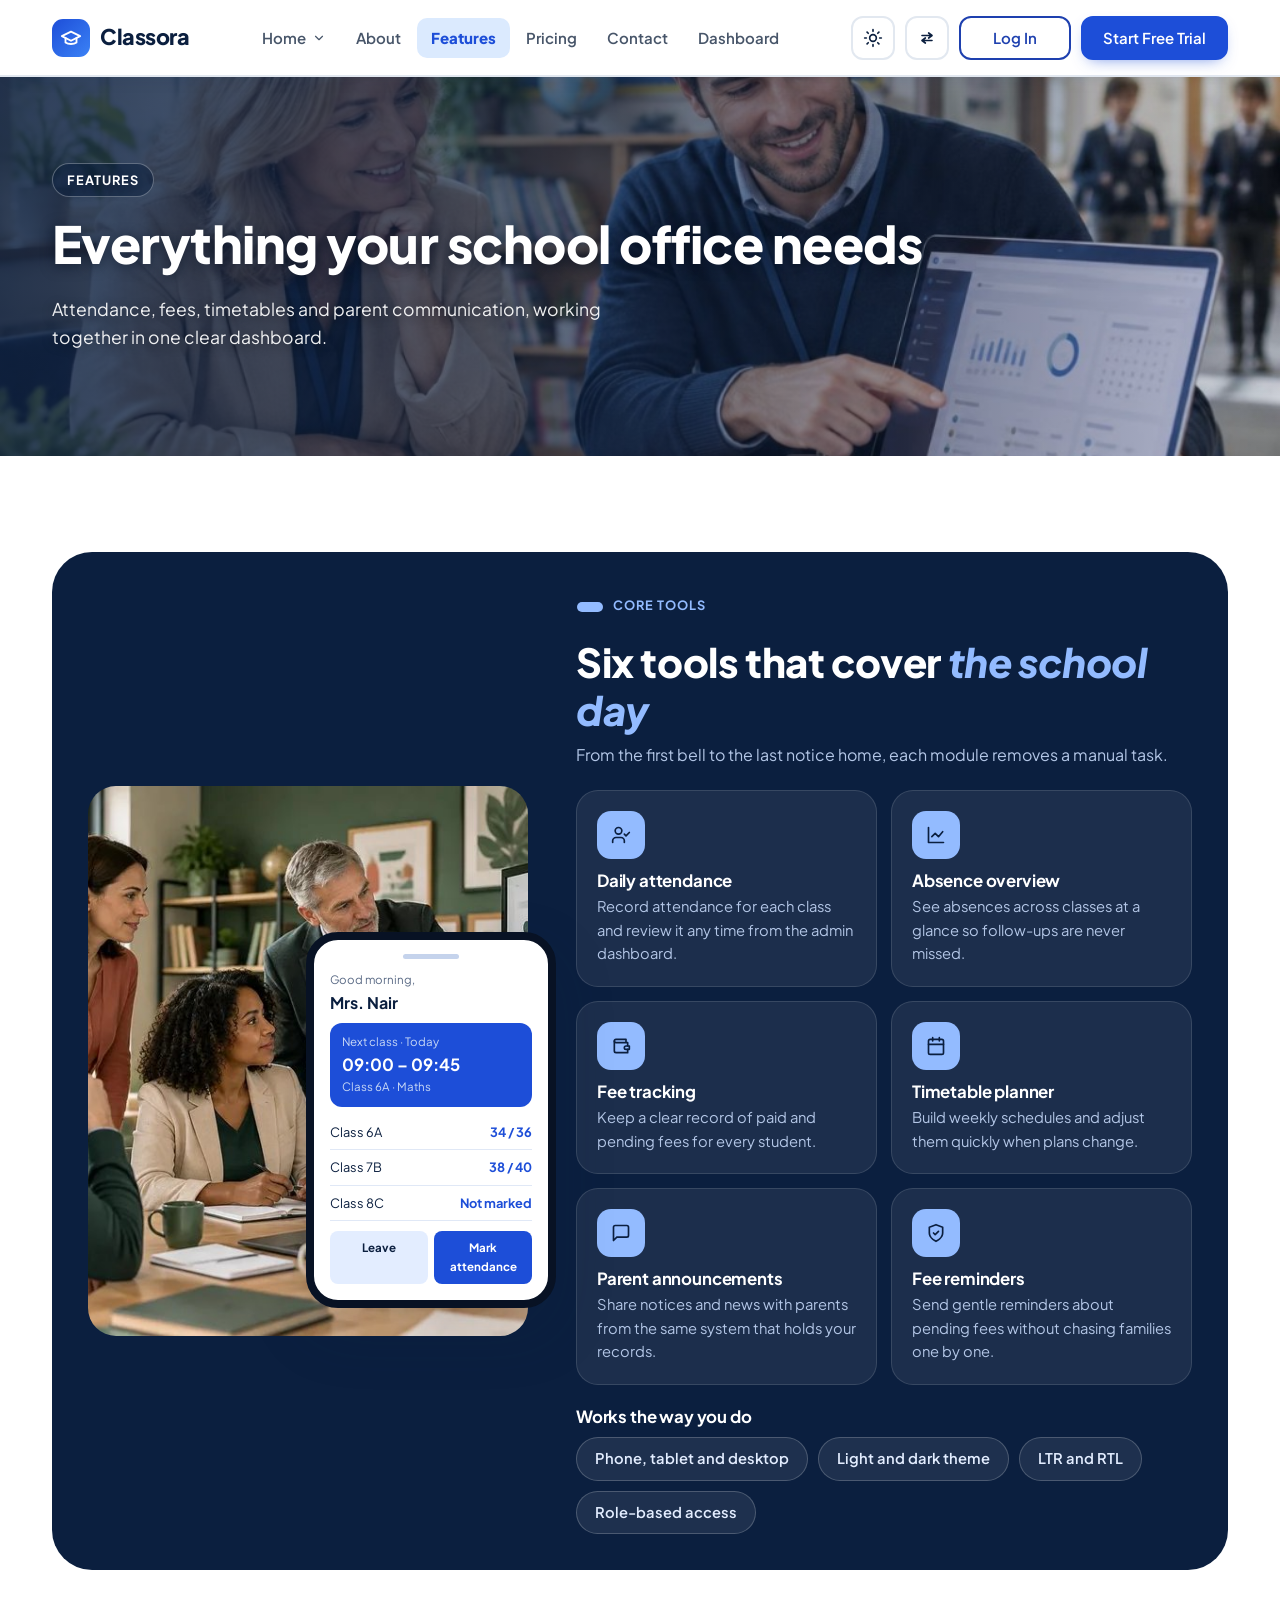
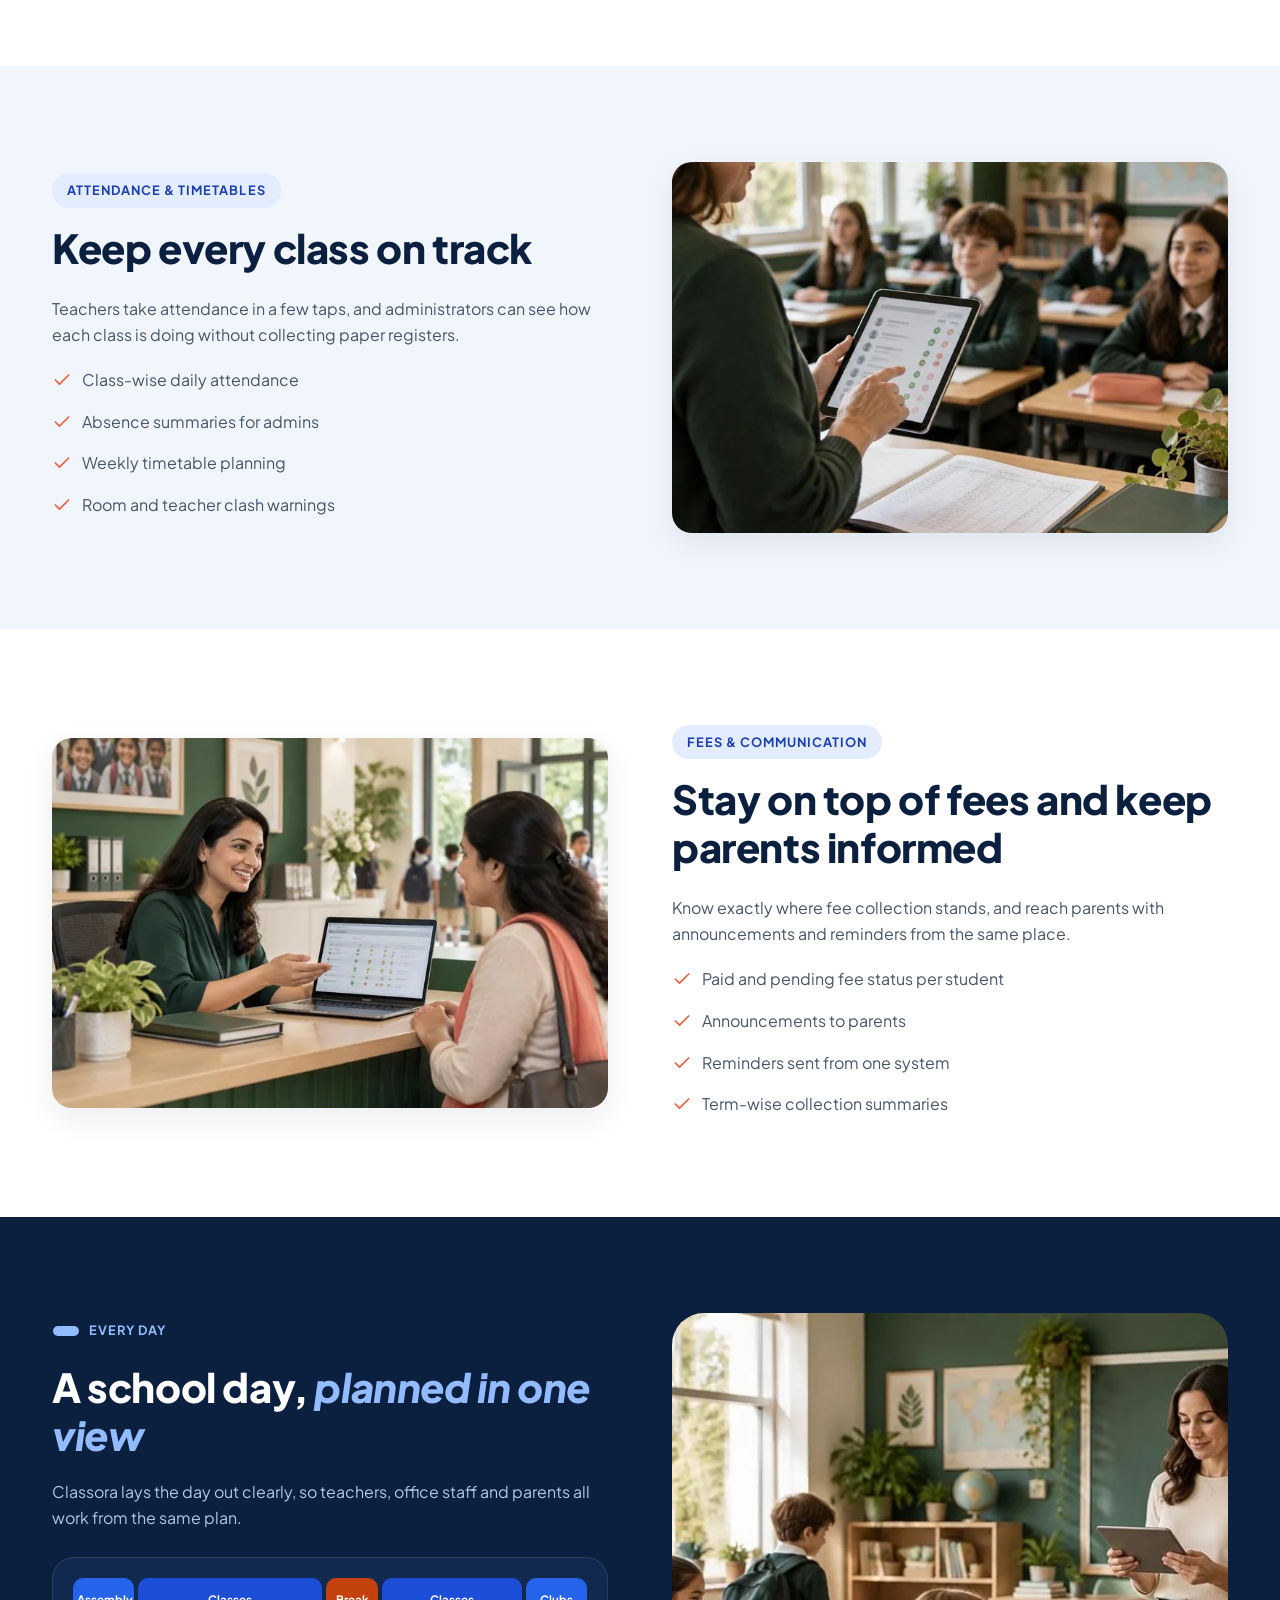
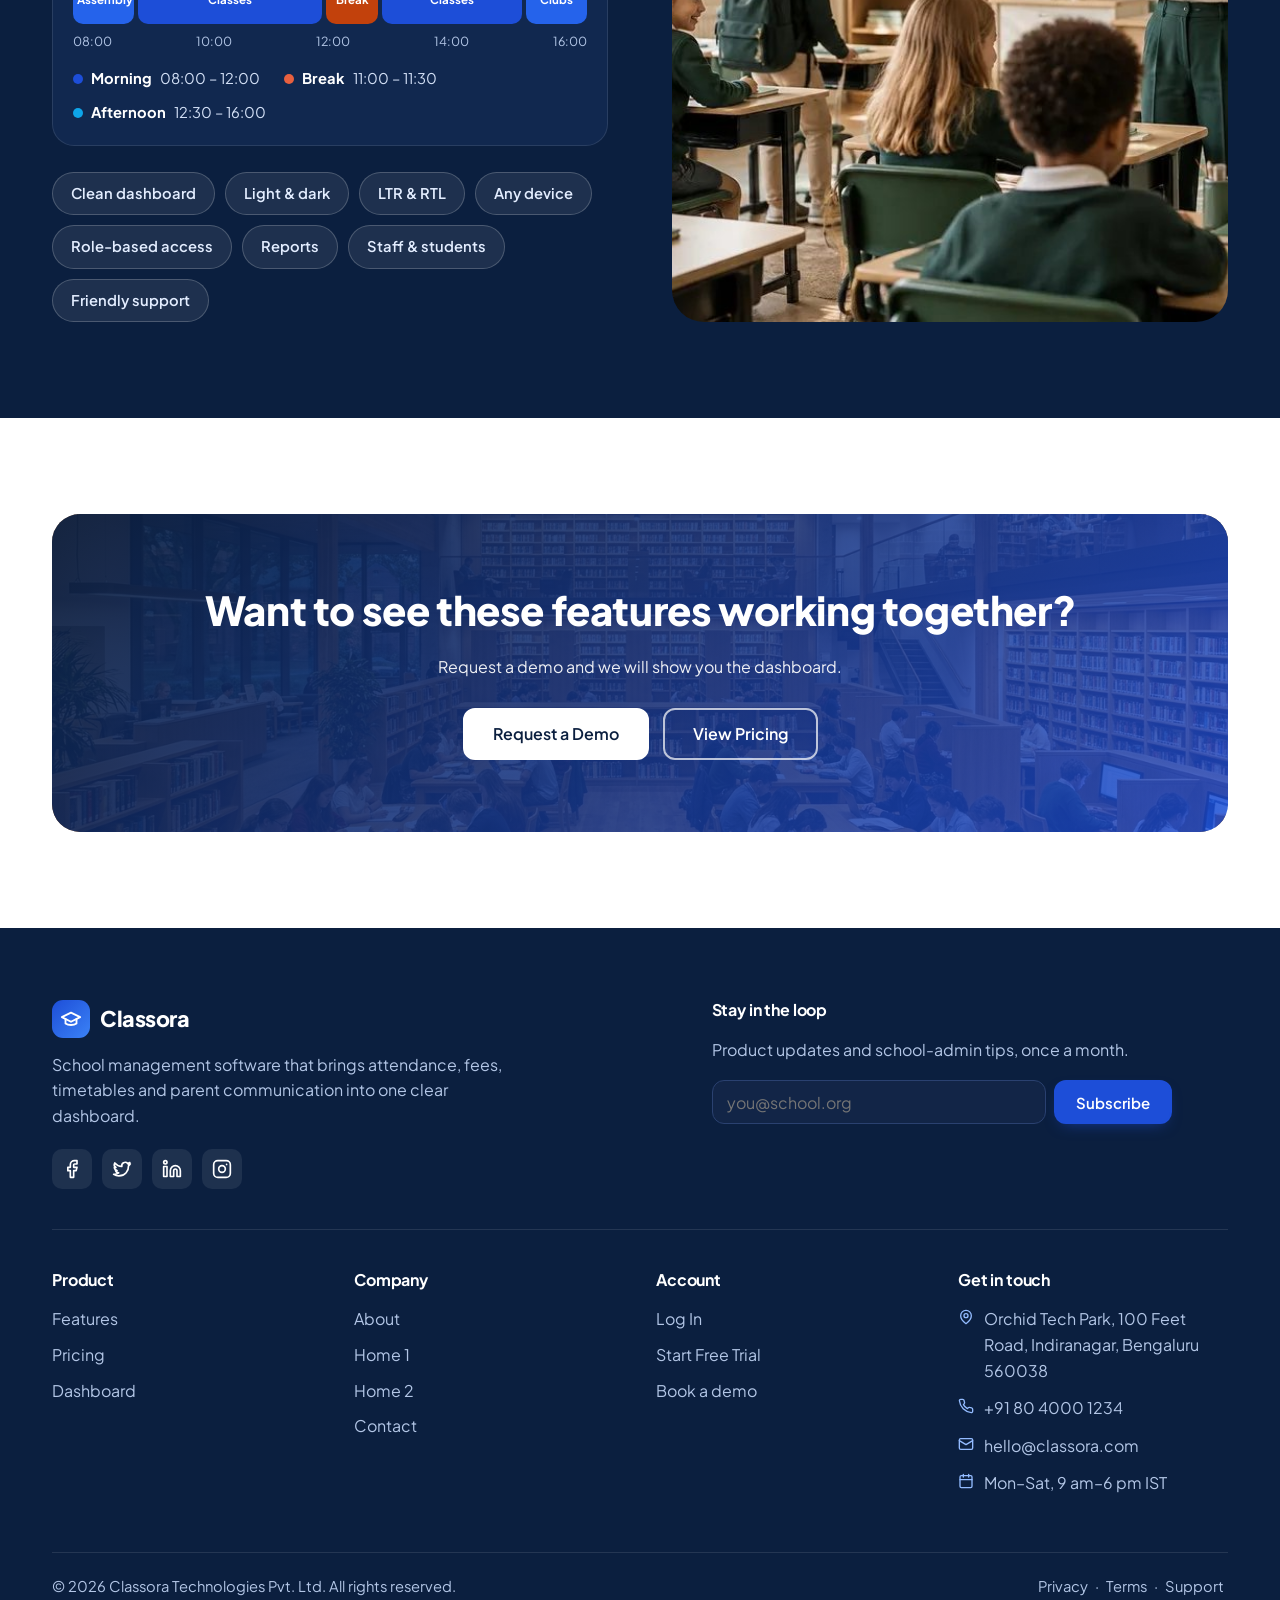
<file: features.html>
<!DOCTYPE html>
<html lang="en" dir="ltr" data-theme="light">
<head>
  <meta charset="utf-8">
  <meta name="viewport" content="width=device-width, initial-scale=1">
  <title>Features — Classora School Management Software</title>
  <meta name="description" content="Attendance, fees, timetables and parent communication in one school admin dashboard.">
  <script>
    (function () {
      try {
        var d = document.documentElement;
        d.setAttribute('data-theme', localStorage.getItem('cl-theme') || 'light');
        d.setAttribute('dir', localStorage.getItem('cl-dir') || 'ltr');
      } catch (e) {}
    })();
  </script>
  <link rel="icon" href="data:image/svg+xml,%3Csvg xmlns=%27http://www.w3.org/2000/svg%27 viewBox=%270 0 32 32%27%3E%3Crect width=%2732%27 height=%2732%27 rx=%278%27 fill=%27%231d4ed8%27/%3E%3C/svg%3E">
  <link rel="stylesheet" href="assets/css/style.css">
  <link rel="stylesheet" href="assets/css/responsive.css">
</head>
<body data-page="features" data-layout="public">
  <div id="site-header"></div>

  <main>
    <!-- 1. Hero -->
    <section class="page-hero" style="background-image:url('assets/images/hero-features.jpg')" aria-labelledby="ft-hero">
      <div class="container">
        <span class="eyebrow">Features</span>
        <h1 id="ft-hero">Everything your school office needs</h1>
        <p>Attendance, fees, timetables and parent communication, working together in one clear dashboard.</p>
      </div>
    </section>

    <!-- 2. Core features -->
    <section class="section" aria-labelledby="ft-core">
      <div class="container">
        <div class="feature-panel">
          <div class="fp-media">
            <img src="assets/images/features-six-tools.jpg" width="768" height="583" alt="School administrative team reviewing dashboard analytics and timetables" loading="lazy">
            <div class="phone" aria-hidden="true">
              <i class="phone-bar"></i>
              <small>Good morning,</small><b>Mrs. Nair</b>
              <div class="phone-hero"><small>Next class &middot; Today</small><strong>09:00 &ndash; 09:45</strong><small>Class 6A &middot; Maths</small></div>
              <div class="phone-row"><span>Class 6A</span><em>34 / 36</em></div>
              <div class="phone-row"><span>Class 7B</span><em>38 / 40</em></div>
              <div class="phone-row"><span>Class 8C</span><em>Not marked</em></div>
              <div class="phone-btns"><span>Leave</span><span class="on">Mark attendance</span></div>
            </div>
          </div>
          <div class="fp-body">
            <span class="eyebrow eyebrow--dark">Core tools</span>
            <h2 id="ft-core">Six tools that cover <em>the school day</em></h2>
            <p>From the first bell to the last notice home, each module removes a manual task.</p>
            <div class="fp-tiles">
              <div class="fp-tile"><span class="fp-icon" data-icon="userCheck"></span><h3>Daily attendance</h3><p>Record attendance for each class and review it any time from the admin dashboard.</p></div>
              <div class="fp-tile"><span class="fp-icon" data-icon="chart"></span><h3>Absence overview</h3><p>See absences across classes at a glance so follow-ups are never missed.</p></div>
              <div class="fp-tile"><span class="fp-icon" data-icon="wallet"></span><h3>Fee tracking</h3><p>Keep a clear record of paid and pending fees for every student.</p></div>
              <div class="fp-tile"><span class="fp-icon" data-icon="calendar"></span><h3>Timetable planner</h3><p>Build weekly schedules and adjust them quickly when plans change.</p></div>
              <div class="fp-tile"><span class="fp-icon" data-icon="chat"></span><h3>Parent announcements</h3><p>Share notices and news with parents from the same system that holds your records.</p></div>
              <div class="fp-tile"><span class="fp-icon" data-icon="shield"></span><h3>Fee reminders</h3><p>Send gentle reminders about pending fees without chasing families one by one.</p></div>
            </div>
            <h3 class="fp-sub">Works the way you do</h3>
            <ul class="chips"><li>Phone, tablet and desktop</li><li>Light and dark theme</li><li>LTR and RTL</li><li>Role-based access</li></ul>
          </div>
        </div>
      </div>
    </section>

    <!-- 3. Attendance and timetables -->
    <section class="section section--soft" aria-labelledby="ft-att">
      <div class="container split">
        <div class="copy-block">
          <span class="eyebrow">Attendance &amp; timetables</span>
          <h2 id="ft-att">Keep every class on track</h2>
          <p>Teachers take attendance in a few taps, and administrators can see how each class is doing without collecting paper registers.</p>
          <ul class="checklist">
            <li><span data-icon="check"></span> Class-wise daily attendance</li>
            <li><span data-icon="check"></span> Absence summaries for admins</li>
            <li><span data-icon="check"></span> Weekly timetable planning</li>
            <li><span data-icon="check"></span> Room and teacher clash warnings</li>
          </ul>
        </div>
        <img class="photo" src="assets/images/features-attendance-track.jpg" width="768" height="583" alt="Teacher taking daily class attendance on tablet in front of students" loading="lazy">
      </div>
    </section>

    <!-- 4. Fees and communication -->
    <section class="section" aria-labelledby="ft-fee">
      <div class="container split split--rev">
        <div class="copy-block">
          <span class="eyebrow">Fees &amp; communication</span>
          <h2 id="ft-fee">Stay on top of fees and keep parents informed</h2>
          <p>Know exactly where fee collection stands, and reach parents with announcements and reminders from the same place.</p>
          <ul class="checklist">
            <li><span data-icon="check"></span> Paid and pending fee status per student</li>
            <li><span data-icon="check"></span> Announcements to parents</li>
            <li><span data-icon="check"></span> Reminders sent from one system</li>
            <li><span data-icon="check"></span> Term-wise collection summaries</li>
          </ul>
        </div>
        <img class="photo" src="assets/images/features-fees-parents.jpg" width="768" height="583" alt="School receptionist at desk showing fee and student records on laptop to parent" loading="lazy">
      </div>
    </section>

    <!-- 5. Platform -->
    <section class="band-dark" aria-labelledby="ft-plat">
      <div class="container band-split">
        <div class="band-copy">
          <span class="eyebrow eyebrow--dark">Every day</span>
          <h2 id="ft-plat">A school day, <em>planned in one view</em></h2>
          <p>Classora lays the day out clearly, so teachers, office staff and parents all work from the same plan.</p>
          <div class="day-card">
            <div class="day-bar" aria-hidden="true"><i style="flex:1.2;background:#2563eb">Assembly</i><i style="flex:4;background:#1d4ed8">Classes</i><i style="flex:1;background:#c2410c">Break</i><i style="flex:3;background:#1d4ed8">Classes</i><i style="flex:1.2;background:#2563eb">Clubs</i></div>
            <div class="day-scale" aria-hidden="true"><span>08:00</span><span>10:00</span><span>12:00</span><span>14:00</span><span>16:00</span></div>
            <ul class="day-legend"><li><span class="dot"></span><b>Morning</b> 08:00 &ndash; 12:00</li><li><span class="dot dot--coral"></span><b>Break</b> 11:00 &ndash; 11:30</li><li><span class="dot dot--blue"></span><b>Afternoon</b> 12:30 &ndash; 16:00</li></ul>
          </div>
          <ul class="chips chips--dark">
            <li>Clean dashboard</li>
            <li>Light &amp; dark</li>
            <li>LTR &amp; RTL</li>
            <li>Any device</li>
            <li>Role-based access</li>
            <li>Reports</li>
            <li>Staff &amp; students</li>
            <li>Friendly support</li>
          </ul>
        </div>
        <img class="band-photo" src="assets/images/features-school-day-view.jpg" width="768" height="583" alt="Teacher using digital tablet to coordinate classroom daily schedule" loading="lazy">
      </div>
    </section>

    <!-- 6. CTA -->
    <section class="section" aria-labelledby="ft-cta">
      <div class="container">
        <div class="cta-box" style="background-image:url('assets/images/cta-banner.jpg')">
          <h2 id="ft-cta">Want to see these features working together?</h2>
          <p>Request a demo and we will show you the dashboard.</p>
          <div class="cta-actions">
            <a class="btn btn-light btn-lg" href="contact.html">Request a Demo</a>
            <a class="btn btn-ghost-light btn-lg" href="pricing.html">View Pricing</a>
          </div>
        </div>
      </div>
    </section>
  </main>

  <div id="site-footer"></div>
  <script src="assets/js/main.js"></script>
</body>
</html>
</file>
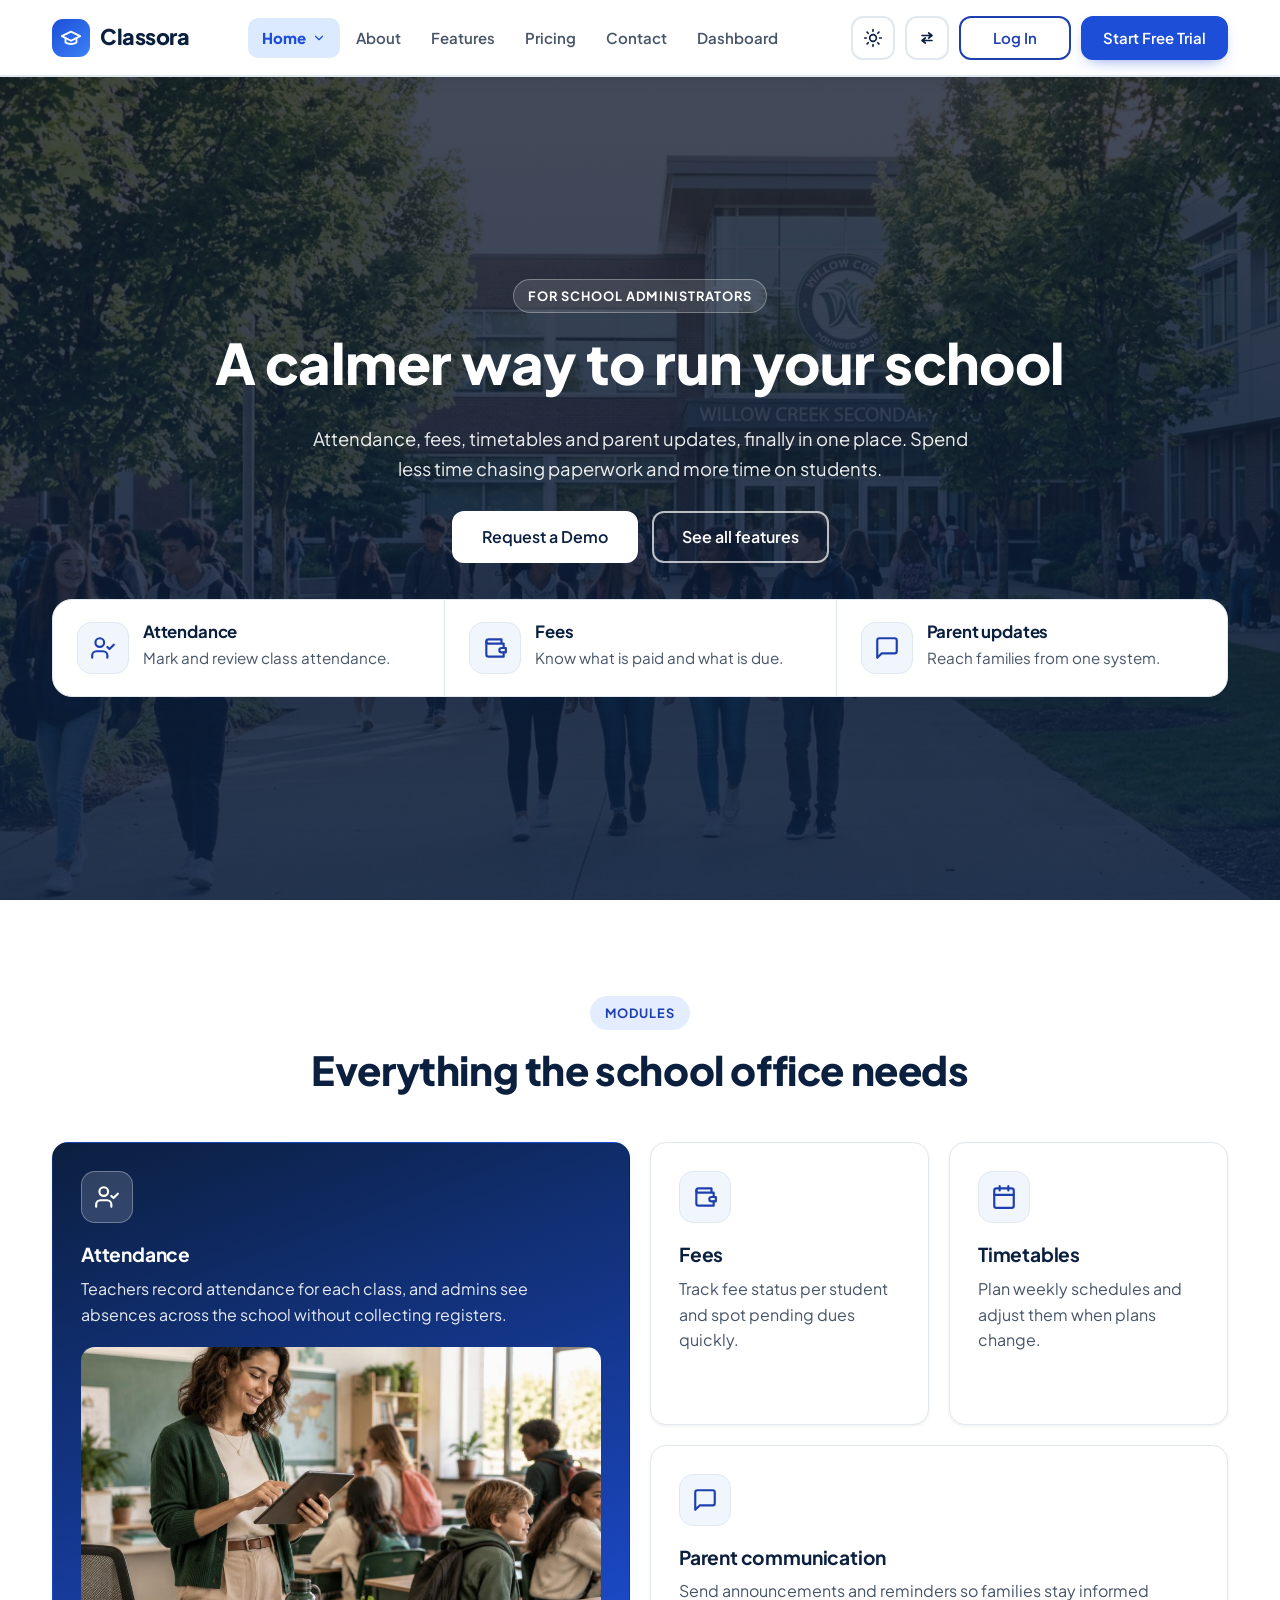
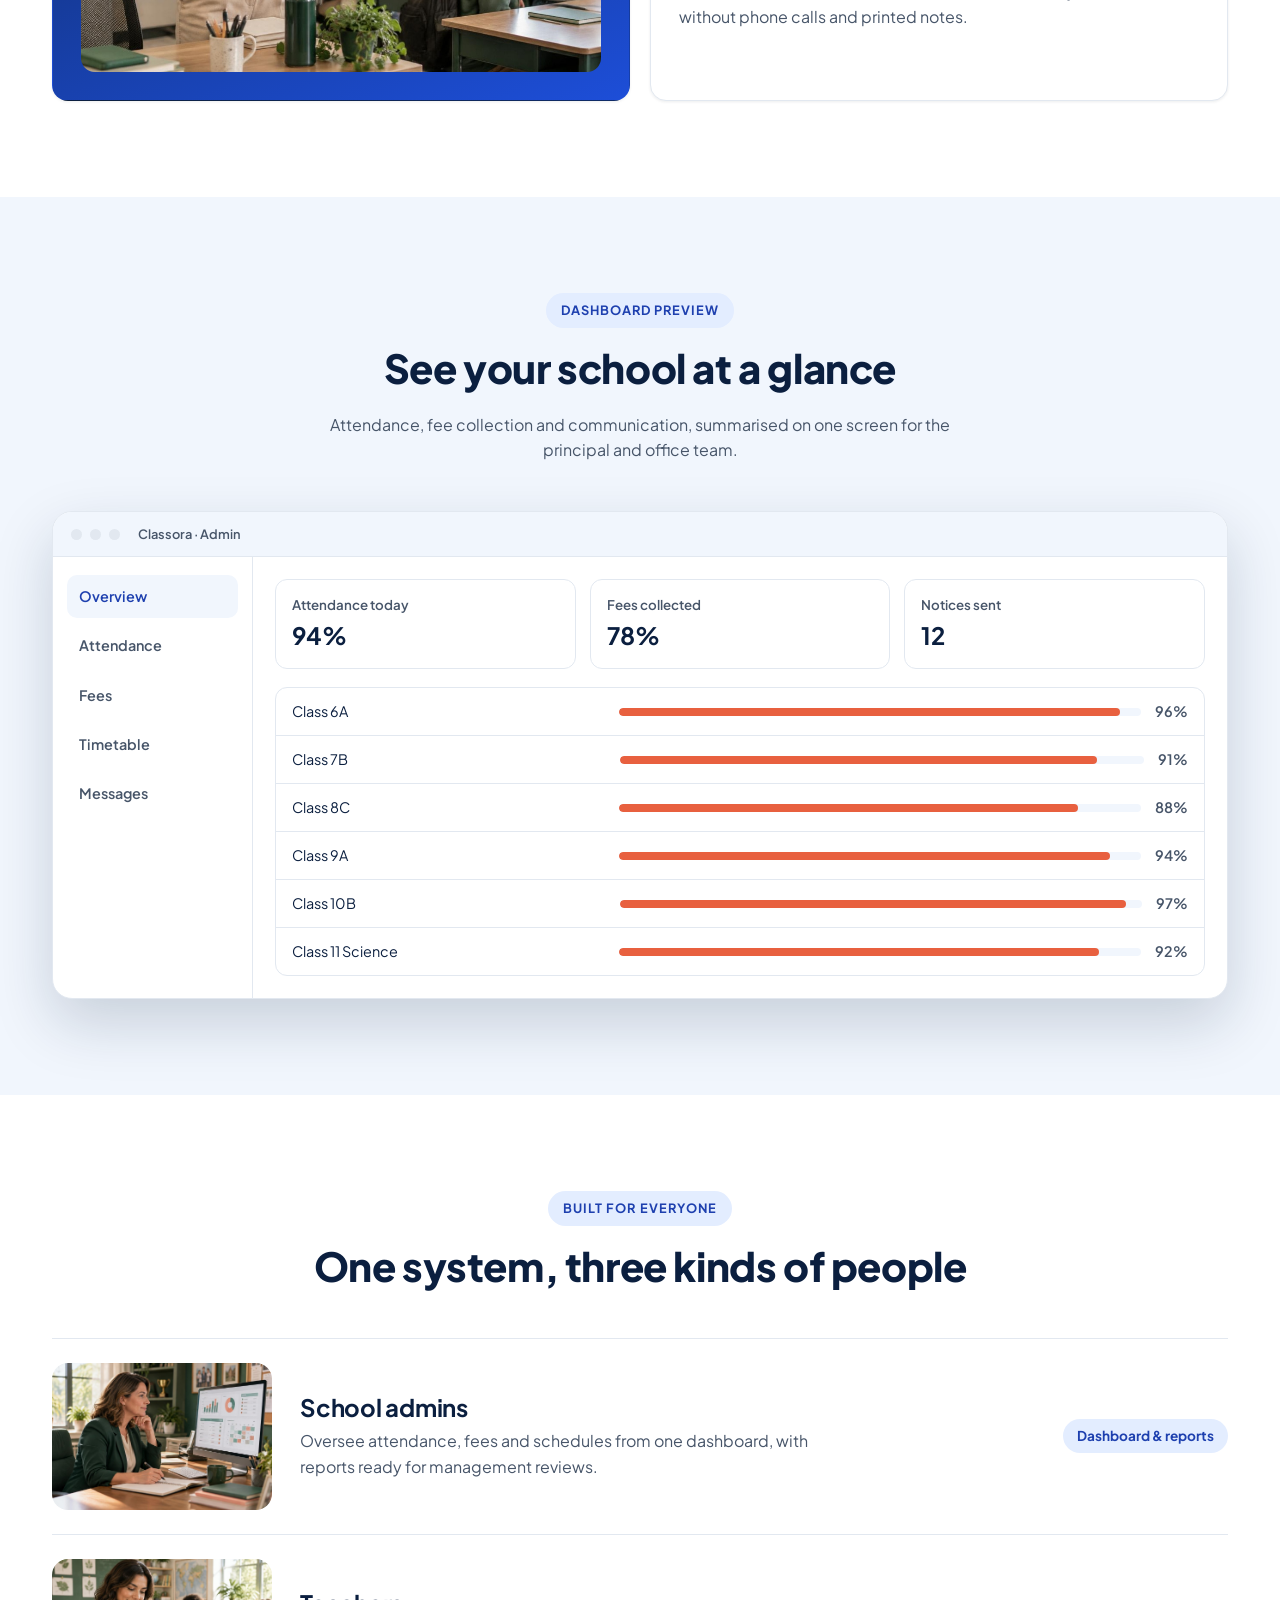
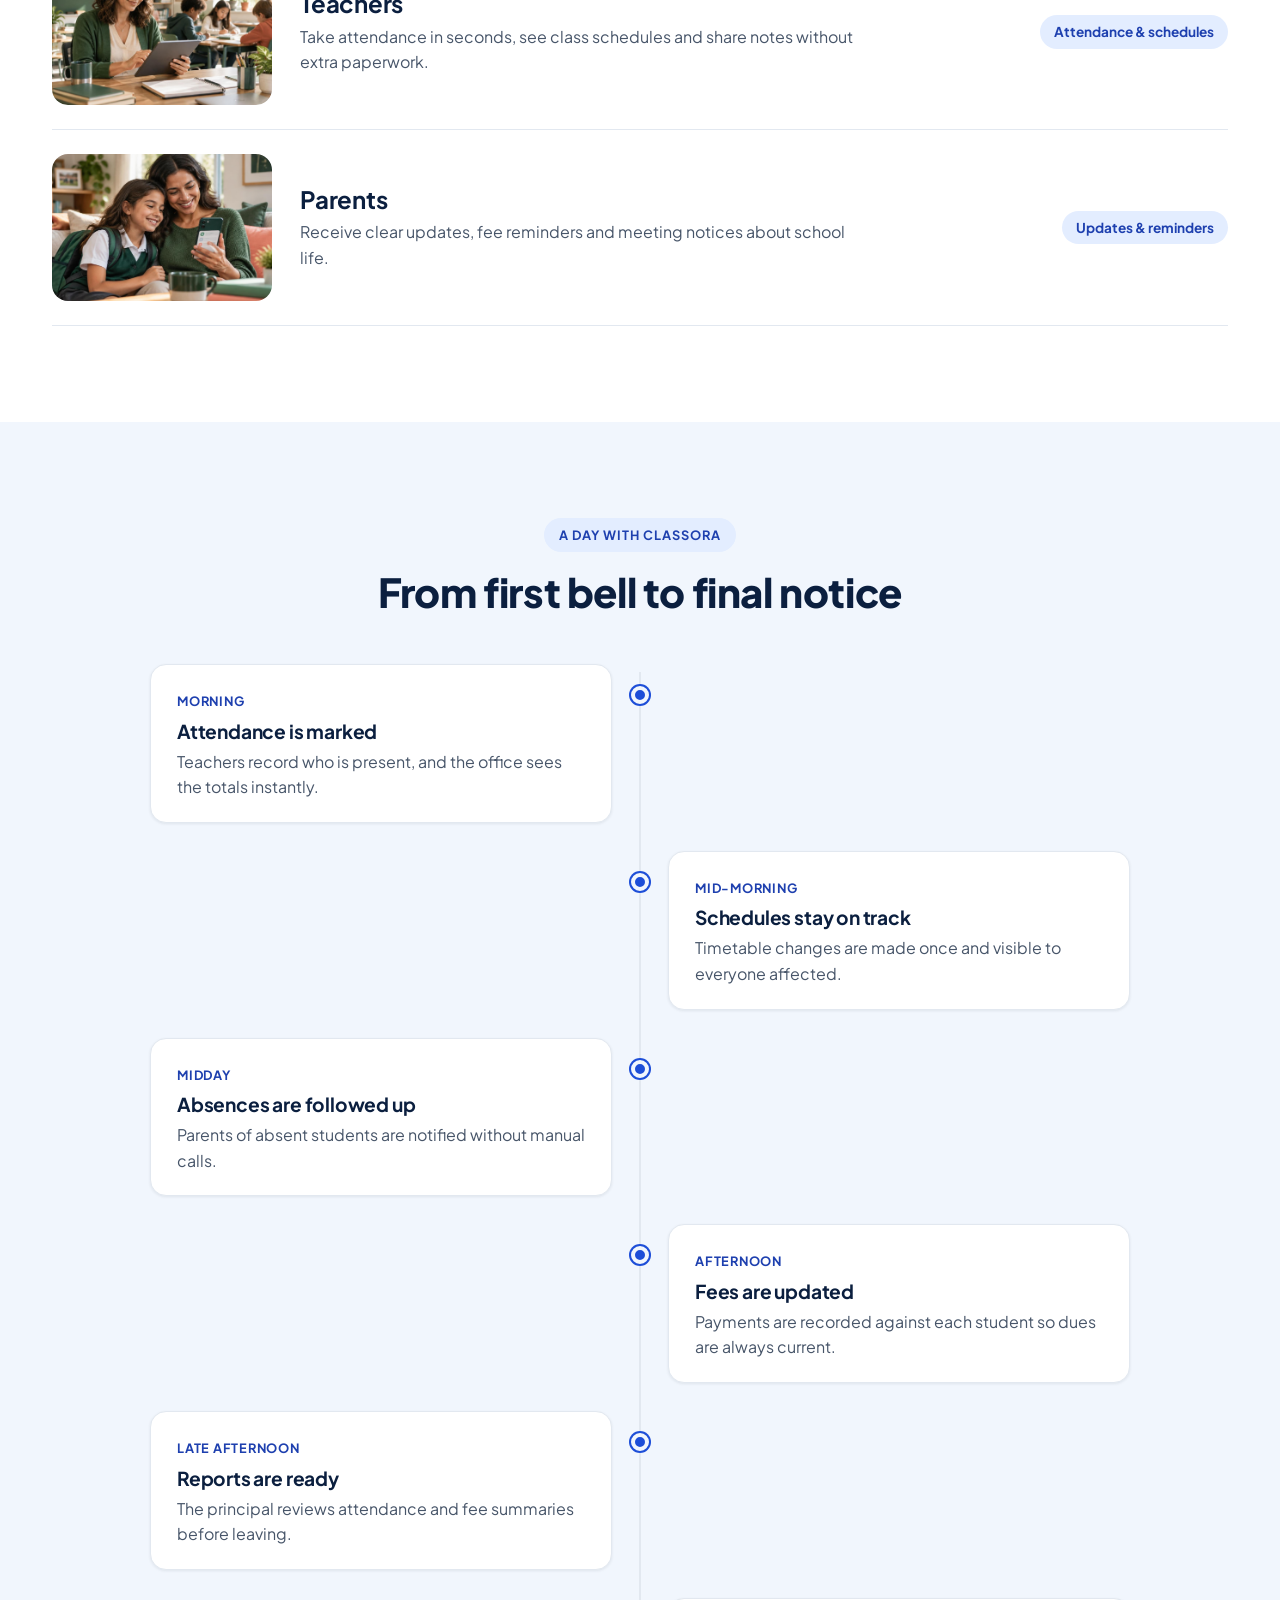
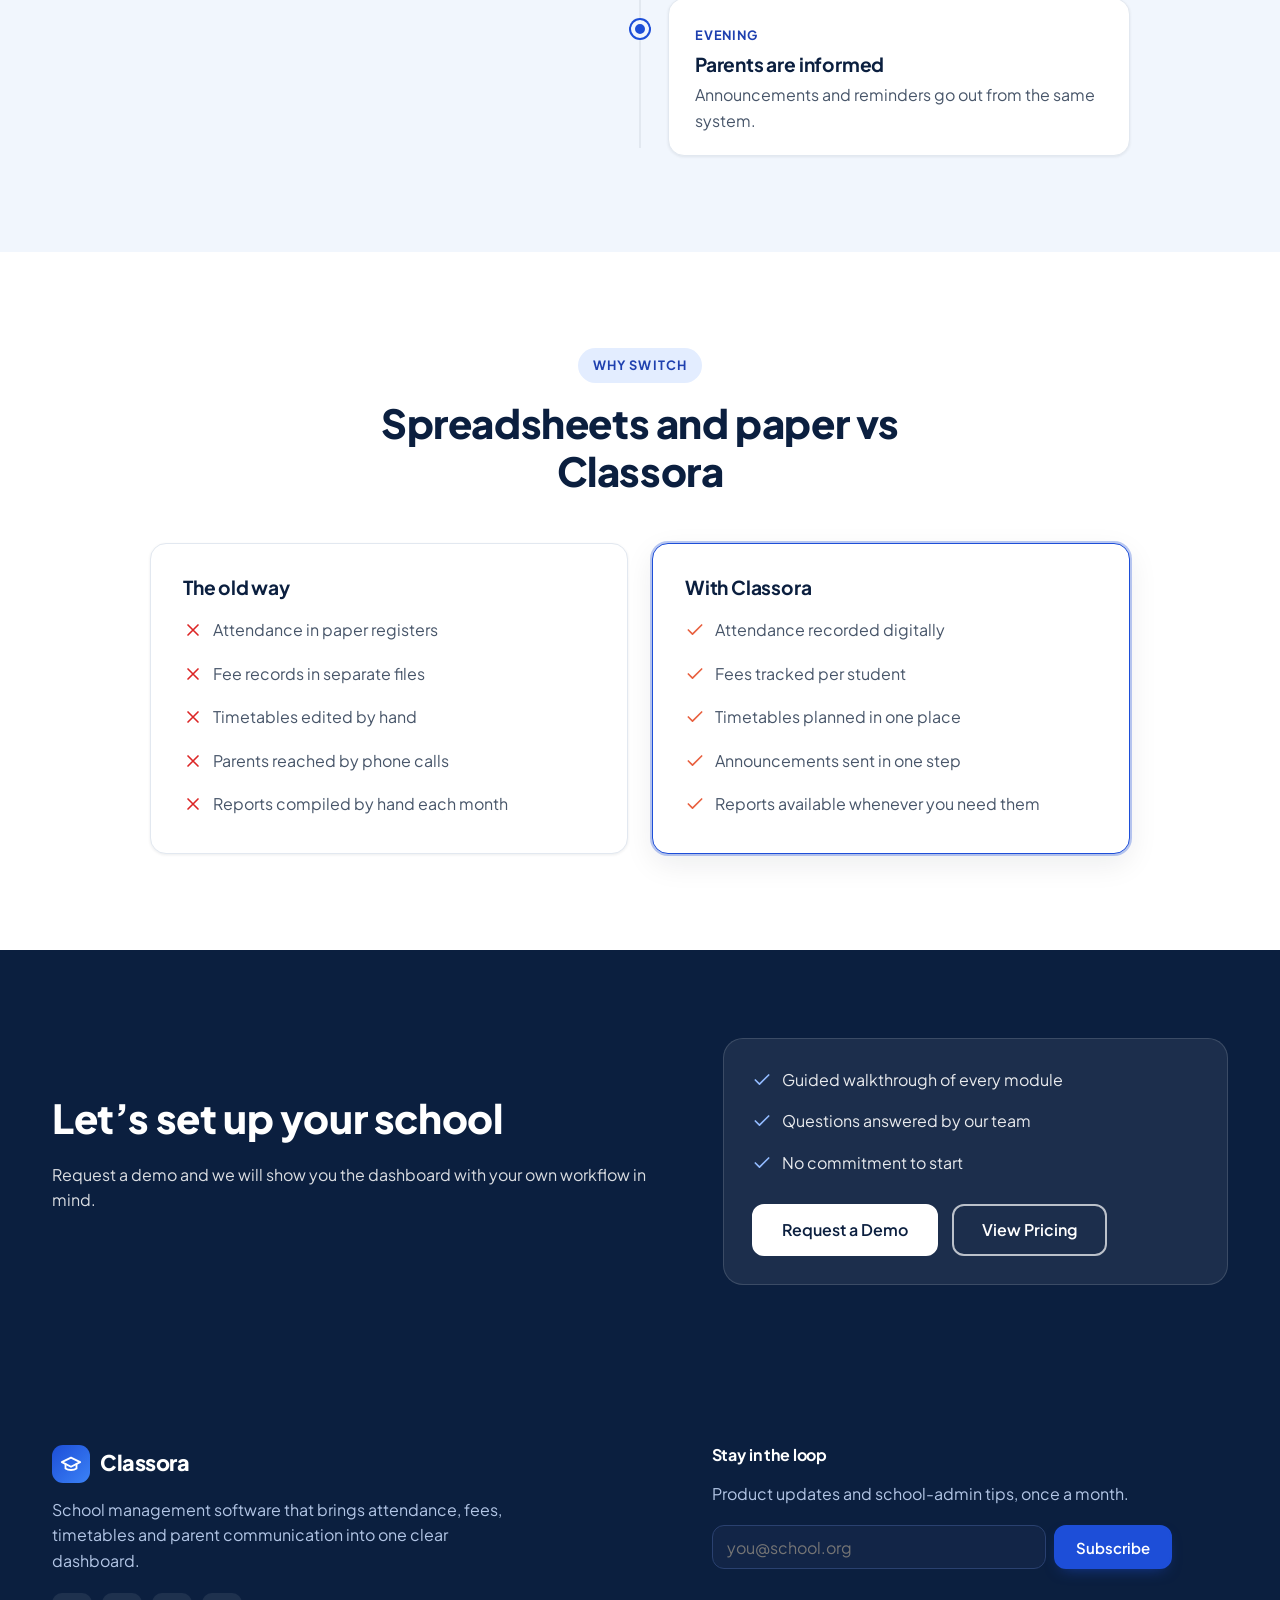
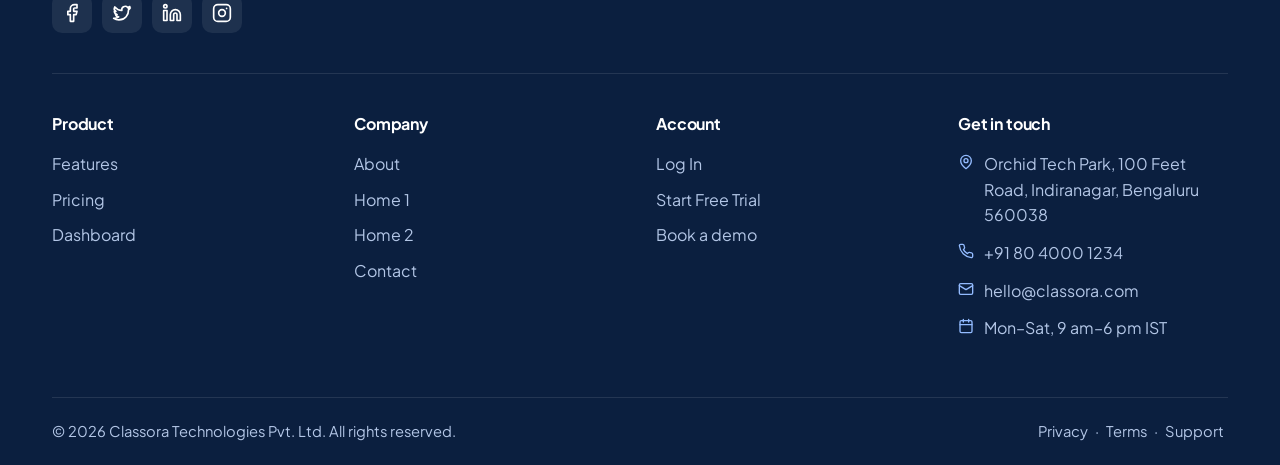
<file: home-2.html>
<!DOCTYPE html>
<html lang="en" dir="ltr" data-theme="light">
<head>
  <meta charset="utf-8">
  <meta name="viewport" content="width=device-width, initial-scale=1">
  <title>Classora — A Calmer Way to Run Your School</title>
  <meta name="description" content="One dashboard for attendance, fees, timetables and parent communication, designed for school administrators.">
  <script>
    (function () {
      try {
        var d = document.documentElement;
        d.setAttribute('data-theme', localStorage.getItem('cl-theme') || 'light');
        d.setAttribute('dir', localStorage.getItem('cl-dir') || 'ltr');
      } catch (e) {}
    })();
  </script>
  <link rel="icon" href="data:image/svg+xml,%3Csvg xmlns=%27http://www.w3.org/2000/svg%27 viewBox=%270 0 32 32%27%3E%3Crect width=%2732%27 height=%2732%27 rx=%278%27 fill=%27%231d4ed8%27/%3E%3C/svg%3E">
  <link rel="stylesheet" href="assets/css/style.css">
  <link rel="stylesheet" href="assets/css/responsive.css">
</head>
<body data-page="home2" data-layout="public">
  <div id="site-header"></div>

  <main>
    <!-- 1. Hero (full-bleed, centered) with feature strip -->
    <section class="hero-2" style="background-image:url('assets/images/hero-home-2.jpg')" aria-labelledby="h2-hero">
      <div class="container">
        <span class="eyebrow">For school administrators</span>
        <h1 id="h2-hero">A calmer way to run your school</h1>
        <p class="lead">Attendance, fees, timetables and parent updates, finally in one place. Spend less time chasing paperwork and more time on students.</p>
        <div class="hero-actions">
          <a class="btn btn-light btn-lg" href="contact.html">Request a Demo</a>
          <a class="btn btn-ghost-light btn-lg" href="features.html">See all features</a>
        </div>
        <div class="hero-strip">
          <div class="strip">
            <div class="strip-item"><span class="card-icon" data-icon="userCheck"></span><div><h3>Attendance</h3><p>Mark and review class attendance.</p></div></div>
            <div class="strip-item"><span class="card-icon" data-icon="wallet"></span><div><h3>Fees</h3><p>Know what is paid and what is due.</p></div></div>
            <div class="strip-item"><span class="card-icon" data-icon="chat"></span><div><h3>Parent updates</h3><p>Reach families from one system.</p></div></div>
          </div>
        </div>
      </div>
    </section>

    <!-- 2. Bento modules -->
    <section class="section" aria-labelledby="h2-modules">
      <div class="container">
        <div class="section-head">
          <span class="eyebrow">Modules</span>
          <h2 id="h2-modules">Everything the school office needs</h2>
        </div>
        <div class="bento">
          <article class="tile tile--a">
            <span class="card-icon" data-icon="userCheck"></span>
            <h3>Attendance</h3>
            <p>Teachers record attendance for each class, and admins see absences across the school without collecting registers.</p>
            <div class="photo"><img src="assets/images/attendance-teacher-tablet.jpg" width="1024" height="778" alt="Teacher recording class attendance on digital tablet" loading="lazy"></div>
          </article>
          <article class="tile tile--b">
            <span class="card-icon" data-icon="wallet"></span>
            <h3>Fees</h3>
            <p>Track fee status per student and spot pending dues quickly.</p>
          </article>
          <article class="tile tile--c">
            <span class="card-icon" data-icon="calendar"></span>
            <h3>Timetables</h3>
            <p>Plan weekly schedules and adjust them when plans change.</p>
          </article>
          <article class="tile tile--d">
            <span class="card-icon" data-icon="chat"></span>
            <h3>Parent communication</h3>
            <p>Send announcements and reminders so families stay informed without phone calls and printed notes.</p>
          </article>
        </div>
      </div>
    </section>

    <!-- 3. Dashboard preview -->
    <section class="section section--soft" aria-labelledby="h2-dash">
      <div class="container">
        <div class="section-head">
          <span class="eyebrow">Dashboard preview</span>
          <h2 id="h2-dash">See your school at a glance</h2>
          <p>Attendance, fee collection and communication, summarised on one screen for the principal and office team.</p>
        </div>
        <div class="mock" role="img" aria-label="Preview of the school admin dashboard showing summary tiles and class attendance rows">
          <div class="mock-bar"><i></i><i></i><i></i><span>Classora &middot; Admin</span></div>
          <div class="mock-body">
            <div class="mock-side"><b class="on">Overview</b><b>Attendance</b><b>Fees</b><b>Timetable</b><b>Messages</b></div>
            <div class="mock-main">
              <div class="mock-tiles">
                <div class="mock-tile"><small>Attendance today</small><strong>94%</strong></div>
                <div class="mock-tile"><small>Fees collected</small><strong>78%</strong></div>
                <div class="mock-tile"><small>Notices sent</small><strong>12</strong></div>
              </div>
              <div class="mock-rows">
                <div class="mock-row"><span>Class 6A</span><div class="meter"><i style="width:96%"></i></div><em>96%</em></div>
                <div class="mock-row"><span>Class 7B</span><div class="meter"><i style="width:91%"></i></div><em>91%</em></div>
                <div class="mock-row"><span>Class 8C</span><div class="meter"><i style="width:88%"></i></div><em>88%</em></div>
                <div class="mock-row"><span>Class 9A</span><div class="meter"><i style="width:94%"></i></div><em>94%</em></div>
                <div class="mock-row"><span>Class 10B</span><div class="meter"><i style="width:97%"></i></div><em>97%</em></div>
                <div class="mock-row"><span>Class 11 Science</span><div class="meter"><i style="width:92%"></i></div><em>92%</em></div>
              </div>
            </div>
          </div>
        </div>
      </div>
    </section>

    <!-- 4. Roles -->
    <section class="section" aria-labelledby="h2-roles">
      <div class="container">
        <div class="section-head">
          <span class="eyebrow">Built for everyone</span>
          <h2 id="h2-roles">One system, three kinds of people</h2>
        </div>
        <div class="role-rows"><div class="role-line"><img src="assets/images/role-admin-dashboard.jpg" width="440" height="293" alt="School administrator reviewing analytics on dashboard" loading="lazy"><div><h3>School admins</h3><p>Oversee attendance, fees and schedules from one dashboard, with reports ready for management reviews.</p></div><span class="tagline">Dashboard &amp; reports</span></div><div class="role-line"><img src="assets/images/role-teacher-tablet.jpg" width="440" height="293" alt="Teacher taking attendance and managing lessons with tablet" loading="lazy"><div><h3>Teachers</h3><p>Take attendance in seconds, see class schedules and share notes without extra paperwork.</p></div><span class="tagline">Attendance &amp; schedules</span></div><div class="role-line"><img src="assets/images/role-parent-mobile.jpg" width="440" height="293" alt="Mother and student checking school notices on smartphone" loading="lazy"><div><h3>Parents</h3><p>Receive clear updates, fee reminders and meeting notices about school life.</p></div><span class="tagline">Updates &amp; reminders</span></div></div>
      </div>
    </section>

    <!-- 5. A day with Classora (timeline) -->
    <section class="section section--soft" aria-labelledby="h2-day">
      <div class="container">
        <div class="section-head">
          <span class="eyebrow">A day with Classora</span>
          <h2 id="h2-day">From first bell to final notice</h2>
        </div>
        <div class="timeline">
          <div class="t-item"><span class="t-dot"></span><div class="t-card"><span class="t-time">Morning</span><h3>Attendance is marked</h3><p>Teachers record who is present, and the office sees the totals instantly.</p></div></div>
          <div class="t-item"><span class="t-dot"></span><div class="t-card"><span class="t-time">Mid-morning</span><h3>Schedules stay on track</h3><p>Timetable changes are made once and visible to everyone affected.</p></div></div>
          <div class="t-item"><span class="t-dot"></span><div class="t-card"><span class="t-time">Midday</span><h3>Absences are followed up</h3><p>Parents of absent students are notified without manual calls.</p></div></div>
          <div class="t-item"><span class="t-dot"></span><div class="t-card"><span class="t-time">Afternoon</span><h3>Fees are updated</h3><p>Payments are recorded against each student so dues are always current.</p></div></div>
          <div class="t-item"><span class="t-dot"></span><div class="t-card"><span class="t-time">Late afternoon</span><h3>Reports are ready</h3><p>The principal reviews attendance and fee summaries before leaving.</p></div></div>
          <div class="t-item"><span class="t-dot"></span><div class="t-card"><span class="t-time">Evening</span><h3>Parents are informed</h3><p>Announcements and reminders go out from the same system.</p></div></div>
        </div>
      </div>
    </section>

    <!-- 6. Comparison -->
    <section class="section" aria-labelledby="h2-compare">
      <div class="container">
        <div class="section-head">
          <span class="eyebrow">Why switch</span>
          <h2 id="h2-compare">Spreadsheets and paper vs Classora</h2>
        </div>
        <div class="compare">
          <div class="panel panel--old">
            <h3>The old way</h3>
            <ul>
              <li><span data-icon="close"></span> Attendance in paper registers</li>
              <li><span data-icon="close"></span> Fee records in separate files</li>
              <li><span data-icon="close"></span> Timetables edited by hand</li>
              <li><span data-icon="close"></span> Parents reached by phone calls</li>
              <li><span data-icon="close"></span> Reports compiled by hand each month</li>
            </ul>
          </div>
          <div class="panel panel--pro">
            <h3>With Classora</h3>
            <ul>
              <li><span data-icon="check"></span> Attendance recorded digitally</li>
              <li><span data-icon="check"></span> Fees tracked per student</li>
              <li><span data-icon="check"></span> Timetables planned in one place</li>
              <li><span data-icon="check"></span> Announcements sent in one step</li>
              <li><span data-icon="check"></span> Reports available whenever you need them</li>
            </ul>
          </div>
        </div>
      </div>
    </section>

    <!-- 7. Closing band -->
    <section class="close-band" aria-labelledby="h2-close">
      <div class="container close-grid">
        <div>
          <h2 id="h2-close">Let&rsquo;s set up your school</h2>
          <p>Request a demo and we will show you the dashboard with your own workflow in mind.</p>
        </div>
        <div class="close-panel">
          <ul>
            <li><span data-icon="check"></span> Guided walkthrough of every module</li>
            <li><span data-icon="check"></span> Questions answered by our team</li>
            <li><span data-icon="check"></span> No commitment to start</li>
          </ul>
          <div class="cta-actions">
            <a class="btn btn-light btn-lg" href="contact.html">Request a Demo</a>
            <a class="btn btn-ghost-light btn-lg" href="pricing.html">View Pricing</a>
          </div>
        </div>
      </div>
    </section>
  </main>

  <div id="site-footer"></div>
  <script src="assets/js/main.js"></script>
</body>
</html>
</file>
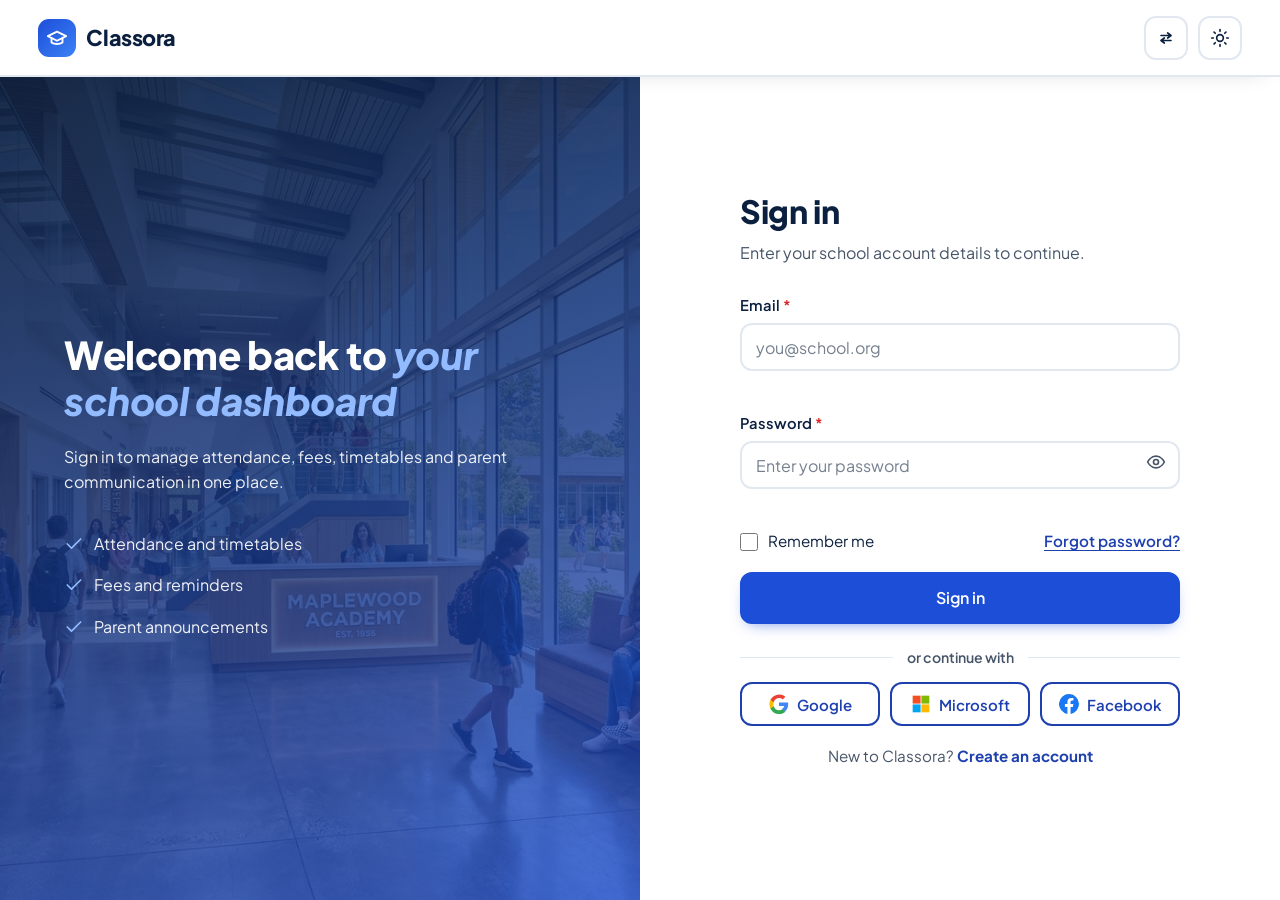
<file: login.html>
<!DOCTYPE html>
<html lang="en" dir="ltr" data-theme="light">
<head>
  <meta charset="utf-8">
  <meta name="viewport" content="width=device-width, initial-scale=1">
  <title>Login — Classora School Management Software</title>
  <meta name="description" content="Sign in to the Classora school admin portal.">
  <script>
    (function () {
      try {
        var d = document.documentElement;
        d.setAttribute('data-theme', localStorage.getItem('cl-theme') || 'light');
        d.setAttribute('dir', localStorage.getItem('cl-dir') || 'ltr');
      } catch (e) {}
    })();
  </script>
  <link rel="icon" href="data:image/svg+xml,%3Csvg xmlns=%27http://www.w3.org/2000/svg%27 viewBox=%270 0 32 32%27%3E%3Crect width=%2732%27 height=%2732%27 rx=%278%27 fill=%27%231d4ed8%27/%3E%3C/svg%3E">
  <link rel="stylesheet" href="assets/css/style.css">
  <link rel="stylesheet" href="assets/css/responsive.css">
</head>
<body data-page="login" data-layout="auth">
  <div id="site-header"></div>

  <main class="auth-split">
    <section class="auth-visual" style="background-image:url('assets/images/auth-visual.jpg')" aria-label="Welcome">
      <h1>Welcome back to <em>your school dashboard</em></h1>
      <p>Sign in to manage attendance, fees, timetables and parent communication in one place.</p>
      <ul class="checklist">
        <li><span data-icon="check"></span> Attendance and timetables</li>
        <li><span data-icon="check"></span> Fees and reminders</li>
        <li><span data-icon="check"></span> Parent announcements</li>
      </ul>
    </section>

    <section class="auth-panel" aria-labelledby="login-title">
      <div class="auth-card">
        <h2 id="login-title">Sign in</h2>
        <p class="sub">Enter your school account details to continue.</p>

        <form class="auth-form" data-form data-redirect="dashboard.html" data-ok="Signed in. Opening your dashboard&hellip;" novalidate>
          <div class="field">
            <label for="l-email">Email <span class="req" aria-hidden="true">*</span></label>
            <input id="l-email" name="email" type="email" autocomplete="username" placeholder="you@school.org" required>
            <span class="field-error" role="alert"></span>
          </div>
          <div class="field">
            <label for="l-pass">Password <span class="req" aria-hidden="true">*</span></label>
            <div class="pw-wrap">
              <input id="l-pass" name="password" type="password" autocomplete="current-password" placeholder="Enter your password" required>
              <button type="button" class="pw-toggle" data-pw-toggle="l-pass" aria-pressed="false" aria-label="Show password"><span class="i-on" data-icon="eye"></span><span class="i-off" data-icon="eyeOff"></span></button>
            </div>
            <span class="field-error" role="alert"></span>
          </div>
          <div class="auth-row">
            <label class="check"><input type="checkbox" name="remember"> Remember me</label>
            <button type="button" class="link-btn" data-forgot>Forgot password?</button>
          </div>
          <button type="submit" class="btn btn-primary btn-lg">Sign in</button>
          <div class="form-status" role="status" aria-live="polite" hidden>
            <span class="status-text"></span>
            <a class="status-link" href="dashboard.html" hidden>Go to dashboard</a>
          </div>
        </form>

        <div class="social-login">
          <div class="or-line"><span>or continue with</span></div>
          <div class="social-row">
            <button type="button" class="btn btn-outline social-btn" data-social="Google" aria-label="Continue with Google"><svg viewBox="0 0 24 24" width="20" height="20" aria-hidden="true"><path fill="#4285F4" d="M23 12.3c0-.8-.1-1.5-.2-2.2H12v4.2h6.2a5.3 5.3 0 0 1-2.3 3.5v2.9h3.7c2.2-2 3.4-5 3.4-8.4z"/><path fill="#34A853" d="M12 24c3.1 0 5.7-1 7.6-2.8l-3.7-2.9c-1 .7-2.3 1.1-3.9 1.1-3 0-5.5-2-6.4-4.8H1.8v3A12 12 0 0 0 12 24z"/><path fill="#FBBC05" d="M5.6 14.6a7.200 7.200 0 0 1 0-4.600v-3H1.800a12 12 0 0 0 0 10.600l3.800-3z"/><path fill="#EA4335" d="M12 4.800c1.700 0 3.200.6 4.400 1.700l3.300-3.300A12 12 0 0 0 1.800 7l3.800 3C6.500 6.800 9 4.800 12 4.800z"/></svg><span>Google</span></button>
            <button type="button" class="btn btn-outline social-btn" data-social="Microsoft" aria-label="Continue with Microsoft"><svg viewBox="0 0 24 24" width="20" height="20" aria-hidden="true"><path fill="#F25022" d="M2 2h9.500v9.500H2z"/><path fill="#7FBA00" d="M12.500 2H22v9.500h-9.500z"/><path fill="#00A4EF" d="M2 12.500h9.500V22H2z"/><path fill="#FFB900" d="M12.500 12.500H22V22h-9.500z"/></svg><span>Microsoft</span></button>
            <button type="button" class="btn btn-outline social-btn" data-social="Facebook" aria-label="Continue with Facebook"><svg viewBox="0 0 24 24" width="20" height="20" aria-hidden="true"><path fill="#1877F2" d="M24 12a12 12 0 1 0-13.900 11.900v-8.400H7.100V12h3V9.400c0-3 1.800-4.700 4.500-4.700 1.300 0 2.700.2 2.700.2v3h-1.500c-1.500 0-2 .9-2 1.900V12h3.400l-.5 3.500h-2.800v8.400A12 12 0 0 0 24 12z"/></svg><span>Facebook</span></button>
          </div>
          <p class="social-status" role="status" aria-live="polite" hidden></p>
        </div>
        <p class="auth-alt">New to Classora? <a href="register.html">Create an account</a></p>
      </div>
    </section>
  </main>

  <script src="assets/js/main.js"></script>
</body>
</html>
</file>
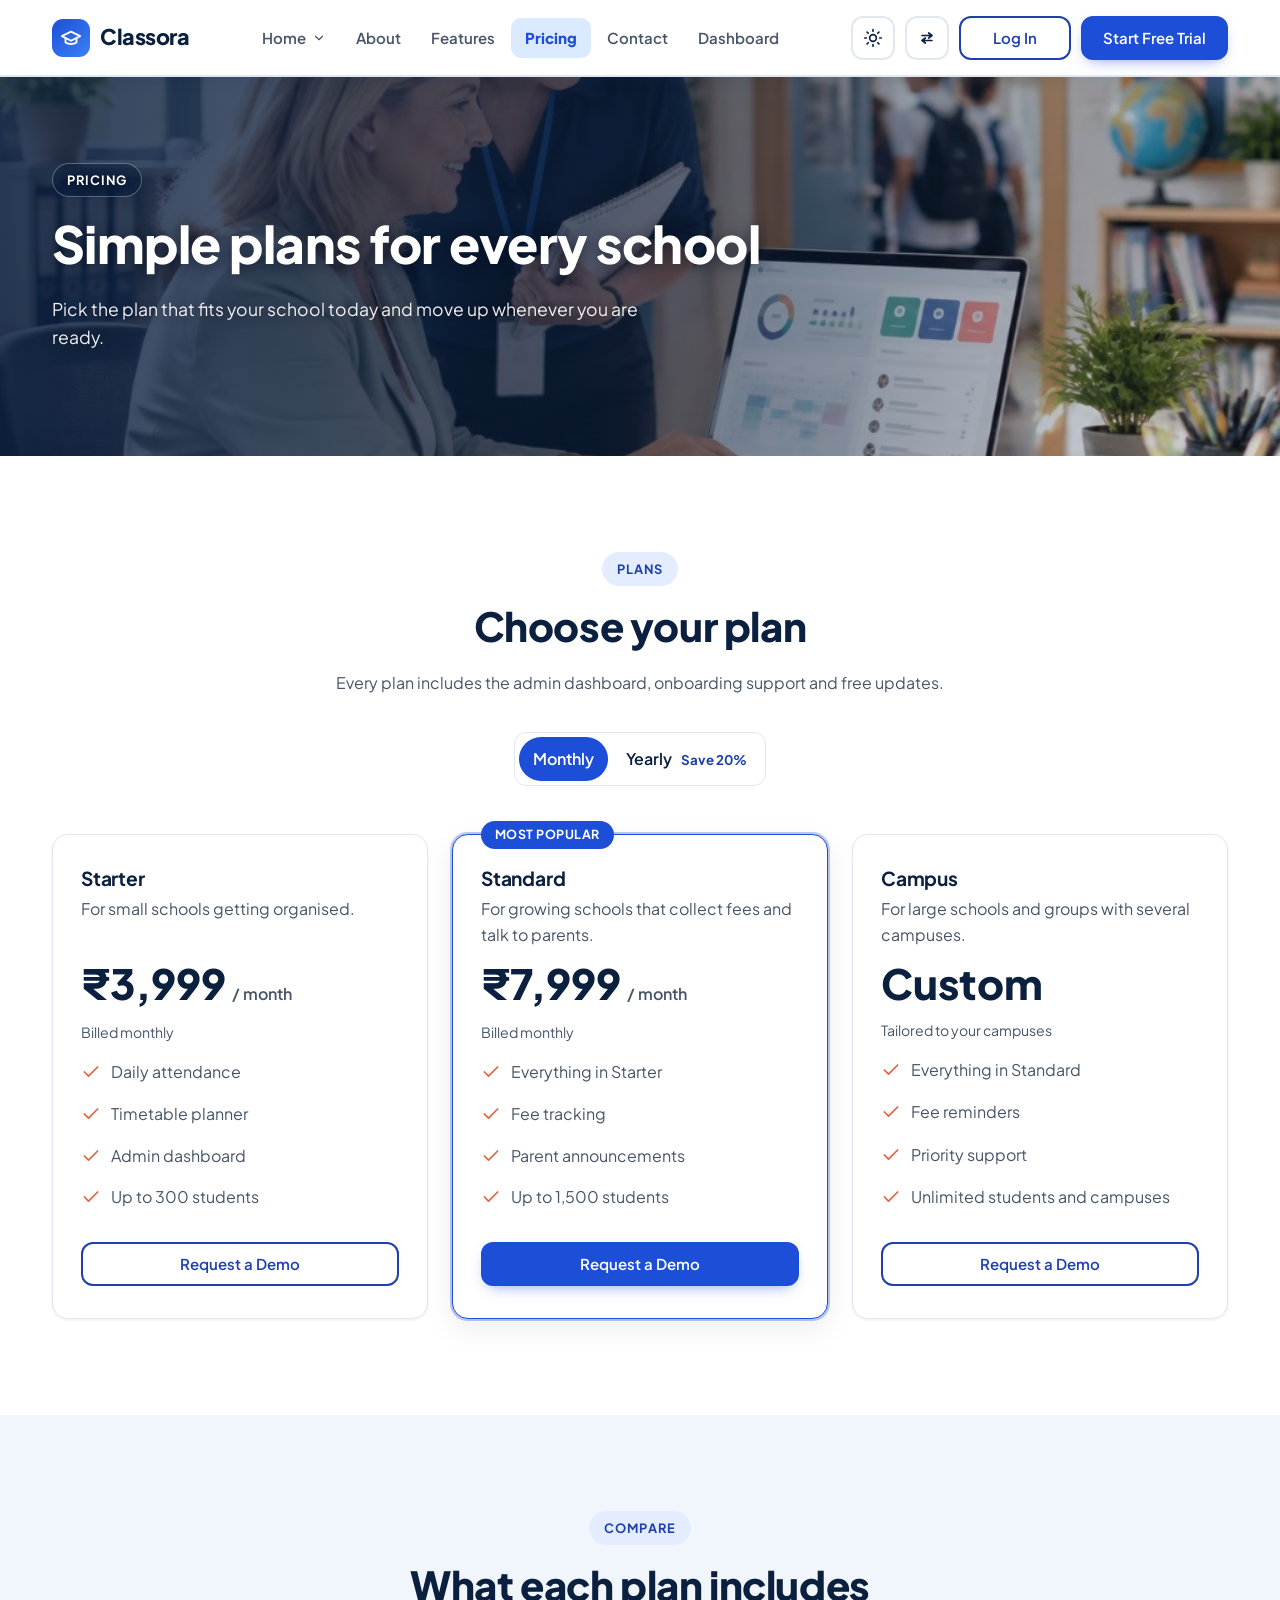
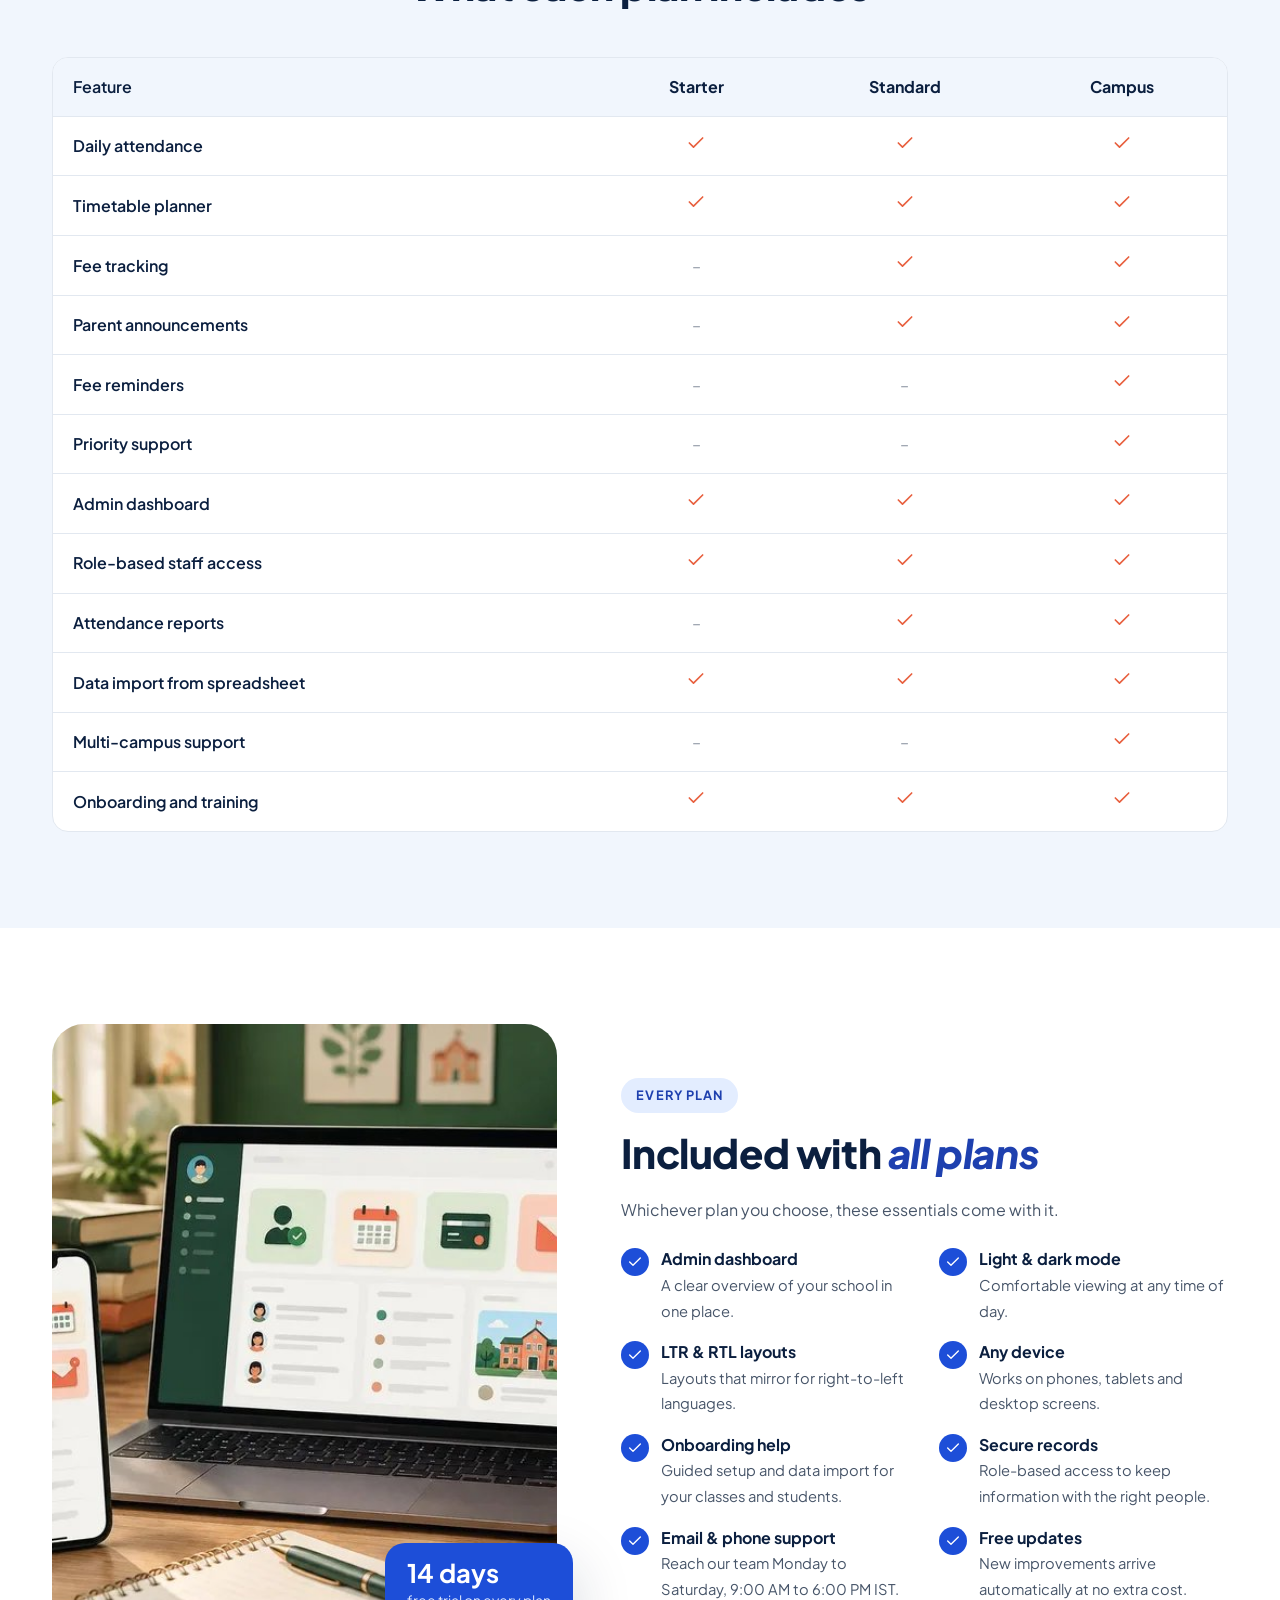
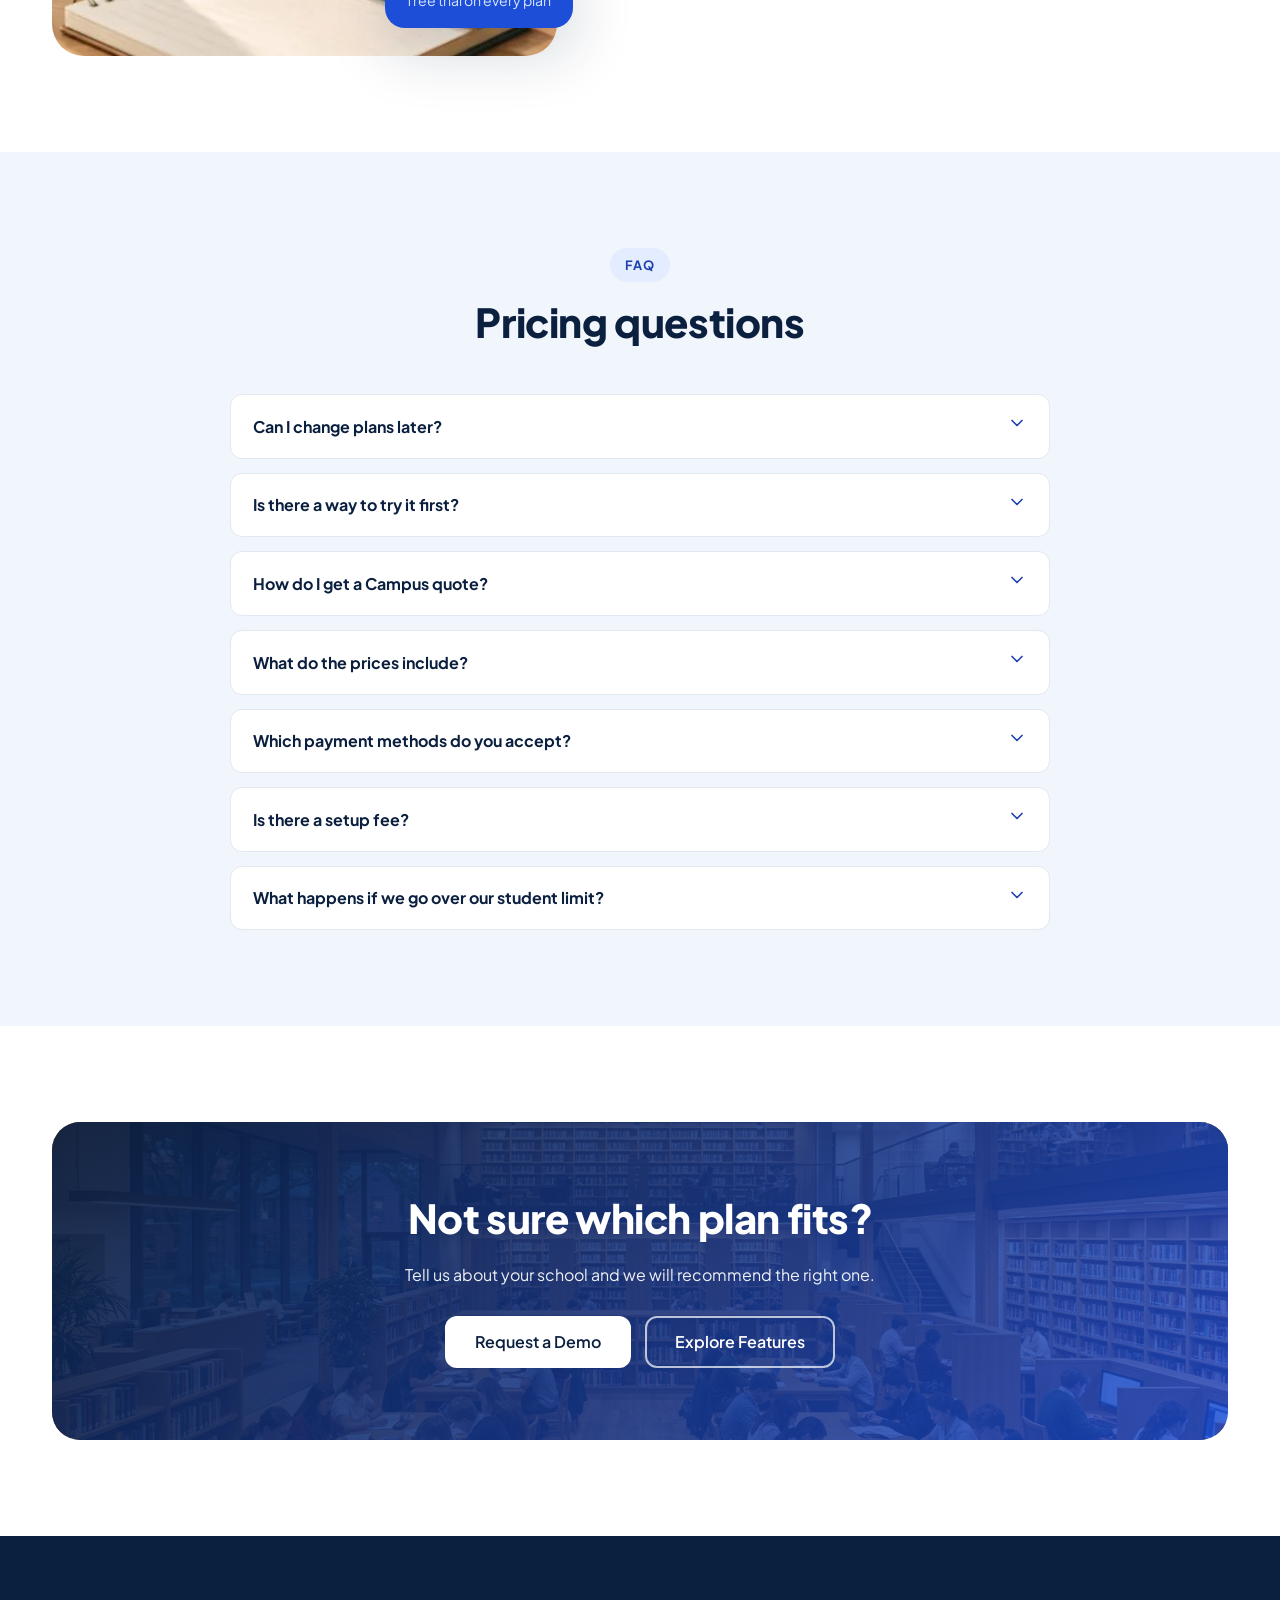
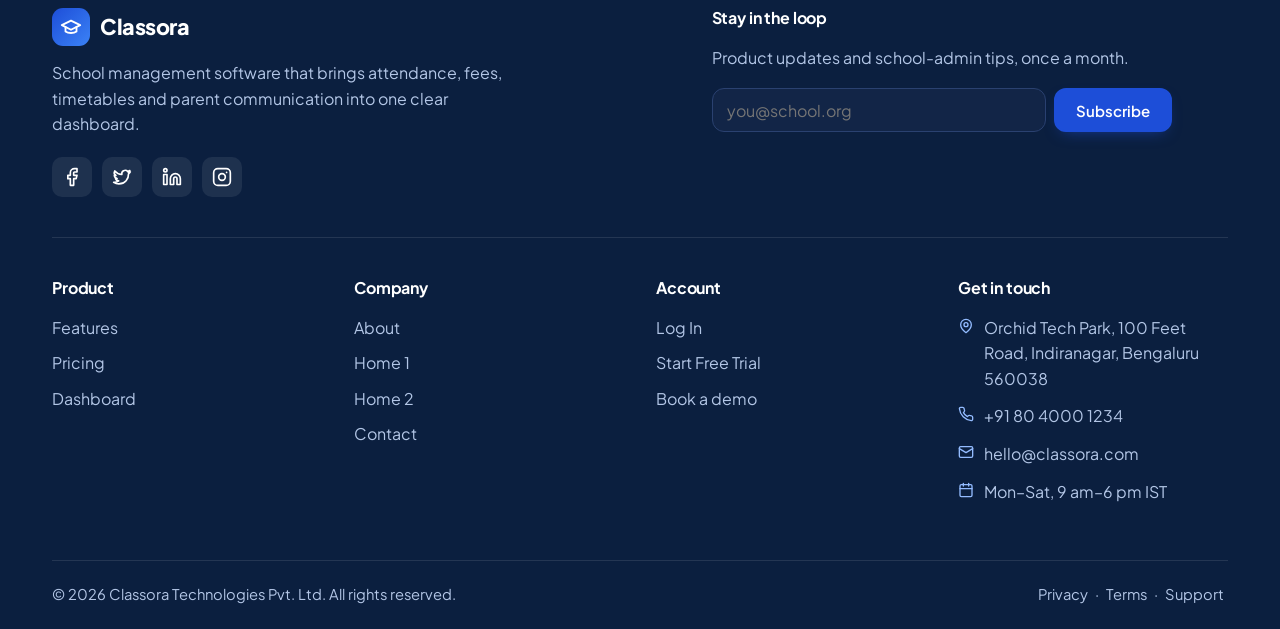
<file: pricing.html>
<!DOCTYPE html>
<html lang="en" dir="ltr" data-theme="light">
<head>
  <meta charset="utf-8">
  <meta name="viewport" content="width=device-width, initial-scale=1">
  <title>Pricing — Classora School Management Software</title>
  <meta name="description" content="Simple plans for schools of every size. Compare Starter, Standard and Campus.">
  <script>
    (function () {
      try {
        var d = document.documentElement;
        d.setAttribute('data-theme', localStorage.getItem('cl-theme') || 'light');
        d.setAttribute('dir', localStorage.getItem('cl-dir') || 'ltr');
      } catch (e) {}
    })();
  </script>
  <link rel="icon" href="data:image/svg+xml,%3Csvg xmlns=%27http://www.w3.org/2000/svg%27 viewBox=%270 0 32 32%27%3E%3Crect width=%2732%27 height=%2732%27 rx=%278%27 fill=%27%231d4ed8%27/%3E%3C/svg%3E">
  <link rel="stylesheet" href="assets/css/style.css">
  <link rel="stylesheet" href="assets/css/responsive.css">
</head>
<body data-page="pricing" data-layout="public">
  <div id="site-header"></div>

  <main>
    <!-- 1. Hero -->
    <section class="page-hero" style="background-image:url('assets/images/hero-pricing.jpg')" aria-labelledby="pr-hero">
      <div class="container">
        <span class="eyebrow">Pricing</span>
        <h1 id="pr-hero">Simple plans for every school</h1>
        <p>Pick the plan that fits your school today and move up whenever you are ready.</p>
      </div>
    </section>

    <!-- 2. Plans -->
    <section class="section" aria-labelledby="pr-plans">
      <div class="container">
        <div class="section-head">
          <span class="eyebrow">Plans</span>
          <h2 id="pr-plans">Choose your plan</h2>
          <p>Every plan includes the admin dashboard, onboarding support and free updates.</p>
          <div class="billing" role="group" aria-label="Billing period">
            <button type="button" class="is-on" data-billing="monthly" aria-pressed="true">Monthly</button>
            <button type="button" data-billing="yearly" aria-pressed="false">Yearly <small>Save 20%</small></button>
          </div>
        </div>
        <div class="grid grid-3">
          <article class="price-card">
            <h3>Starter</h3>
            <p class="plan-desc">For small schools getting organised.</p>
            <div class="price"><strong data-monthly="&#8377;3,999" data-yearly="&#8377;3,199">&#8377;3,999</strong><span>/ month</span></div>
            <p class="price-note" data-monthly="Billed monthly" data-yearly="Billed yearly (&#8377;38,388)">Billed monthly</p>
            <ul class="checklist">
              <li><span data-icon="check"></span> Daily attendance</li>
              <li><span data-icon="check"></span> Timetable planner</li>
              <li><span data-icon="check"></span> Admin dashboard</li>
              <li><span data-icon="check"></span> Up to 300 students</li>
            </ul>
            <a class="btn btn-outline" href="contact.html">Request a Demo</a>
          </article>
          <article class="price-card is-featured">
            <span class="price-badge">Most popular</span>
            <h3>Standard</h3>
            <p class="plan-desc">For growing schools that collect fees and talk to parents.</p>
            <div class="price"><strong data-monthly="&#8377;7,999" data-yearly="&#8377;6,399">&#8377;7,999</strong><span>/ month</span></div>
            <p class="price-note" data-monthly="Billed monthly" data-yearly="Billed yearly (&#8377;76,788)">Billed monthly</p>
            <ul class="checklist">
              <li><span data-icon="check"></span> Everything in Starter</li>
              <li><span data-icon="check"></span> Fee tracking</li>
              <li><span data-icon="check"></span> Parent announcements</li>
              <li><span data-icon="check"></span> Up to 1,500 students</li>
            </ul>
            <a class="btn btn-primary" href="contact.html">Request a Demo</a>
          </article>
          <article class="price-card">
            <h3>Campus</h3>
            <p class="plan-desc">For large schools and groups with several campuses.</p>
            <div class="price"><strong>Custom</strong></div>
            <p class="price-note">Tailored to your campuses</p>
            <ul class="checklist">
              <li><span data-icon="check"></span> Everything in Standard</li>
              <li><span data-icon="check"></span> Fee reminders</li>
              <li><span data-icon="check"></span> Priority support</li>
              <li><span data-icon="check"></span> Unlimited students and campuses</li>
            </ul>
            <a class="btn btn-outline" href="contact.html">Request a Demo</a>
          </article>
        </div>
      </div>
    </section>

    <!-- 3. Compare plans -->
    <section class="section section--soft" aria-labelledby="pr-compare">
      <div class="container">
        <div class="section-head">
          <span class="eyebrow">Compare</span>
          <h2 id="pr-compare">What each plan includes</h2>
        </div>
        <div class="table-wrap" tabindex="0" role="region" aria-label="Plan comparison table">
          <table class="compare-table">
            <thead><tr><th scope="col">Feature</th><th scope="col">Starter</th><th scope="col">Standard</th><th scope="col">Campus</th></tr></thead>
            <tbody>
              <tr><td>Daily attendance</td><td><span class="yes" data-icon="check"></span><span class="sr-only">Included</span></td><td><span class="yes" data-icon="check"></span><span class="sr-only">Included</span></td><td><span class="yes" data-icon="check"></span><span class="sr-only">Included</span></td></tr>
              <tr><td>Timetable planner</td><td><span class="yes" data-icon="check"></span><span class="sr-only">Included</span></td><td><span class="yes" data-icon="check"></span><span class="sr-only">Included</span></td><td><span class="yes" data-icon="check"></span><span class="sr-only">Included</span></td></tr>
              <tr><td>Fee tracking</td><td><span class="no">&ndash;</span><span class="sr-only">Not included</span></td><td><span class="yes" data-icon="check"></span><span class="sr-only">Included</span></td><td><span class="yes" data-icon="check"></span><span class="sr-only">Included</span></td></tr>
              <tr><td>Parent announcements</td><td><span class="no">&ndash;</span><span class="sr-only">Not included</span></td><td><span class="yes" data-icon="check"></span><span class="sr-only">Included</span></td><td><span class="yes" data-icon="check"></span><span class="sr-only">Included</span></td></tr>
              <tr><td>Fee reminders</td><td><span class="no">&ndash;</span><span class="sr-only">Not included</span></td><td><span class="no">&ndash;</span><span class="sr-only">Not included</span></td><td><span class="yes" data-icon="check"></span><span class="sr-only">Included</span></td></tr>
              <tr><td>Priority support</td><td><span class="no">&ndash;</span><span class="sr-only">Not included</span></td><td><span class="no">&ndash;</span><span class="sr-only">Not included</span></td><td><span class="yes" data-icon="check"></span><span class="sr-only">Included</span></td></tr>
              <tr><td>Admin dashboard</td><td><span class="yes" data-icon="check"></span><span class="sr-only">Included</span></td><td><span class="yes" data-icon="check"></span><span class="sr-only">Included</span></td><td><span class="yes" data-icon="check"></span><span class="sr-only">Included</span></td></tr>
              <tr><td>Role-based staff access</td><td><span class="yes" data-icon="check"></span><span class="sr-only">Included</span></td><td><span class="yes" data-icon="check"></span><span class="sr-only">Included</span></td><td><span class="yes" data-icon="check"></span><span class="sr-only">Included</span></td></tr>
              <tr><td>Attendance reports</td><td><span class="no">&ndash;</span><span class="sr-only">Not included</span></td><td><span class="yes" data-icon="check"></span><span class="sr-only">Included</span></td><td><span class="yes" data-icon="check"></span><span class="sr-only">Included</span></td></tr>
              <tr><td>Data import from spreadsheet</td><td><span class="yes" data-icon="check"></span><span class="sr-only">Included</span></td><td><span class="yes" data-icon="check"></span><span class="sr-only">Included</span></td><td><span class="yes" data-icon="check"></span><span class="sr-only">Included</span></td></tr>
              <tr><td>Multi-campus support</td><td><span class="no">&ndash;</span><span class="sr-only">Not included</span></td><td><span class="no">&ndash;</span><span class="sr-only">Not included</span></td><td><span class="yes" data-icon="check"></span><span class="sr-only">Included</span></td></tr>
              <tr><td>Onboarding and training</td><td><span class="yes" data-icon="check"></span><span class="sr-only">Included</span></td><td><span class="yes" data-icon="check"></span><span class="sr-only">Included</span></td><td><span class="yes" data-icon="check"></span><span class="sr-only">Included</span></td></tr>
            </tbody>
          </table>
        </div>
      </div>
    </section>

    <!-- 4. Included in every plan -->
    <section class="section" aria-labelledby="pr-all">
      <div class="container incl">
        <div class="incl-media">
          <img src="assets/images/pricing-included-plans.jpg" width="768" height="583" alt="Laptop and smartphone displaying Classora school administration dashboard" loading="lazy">
          <div class="incl-badge"><b>14 days</b><span>free trial on every plan</span></div>
        </div>
        <div class="incl-body">
          <span class="eyebrow">Every plan</span>
          <h2 id="pr-all">Included with <em>all plans</em></h2>
          <p>Whichever plan you choose, these essentials come with it.</p>
          <ul class="incl-list">
            <li><span class="incl-tick" data-icon="check"></span><div><strong>Admin dashboard</strong><span>A clear overview of your school in one place.</span></div></li>
            <li><span class="incl-tick" data-icon="check"></span><div><strong>Light &amp; dark mode</strong><span>Comfortable viewing at any time of day.</span></div></li>
            <li><span class="incl-tick" data-icon="check"></span><div><strong>LTR &amp; RTL layouts</strong><span>Layouts that mirror for right-to-left languages.</span></div></li>
            <li><span class="incl-tick" data-icon="check"></span><div><strong>Any device</strong><span>Works on phones, tablets and desktop screens.</span></div></li>
            <li><span class="incl-tick" data-icon="check"></span><div><strong>Onboarding help</strong><span>Guided setup and data import for your classes and students.</span></div></li>
            <li><span class="incl-tick" data-icon="check"></span><div><strong>Secure records</strong><span>Role-based access to keep information with the right people.</span></div></li>
            <li><span class="incl-tick" data-icon="check"></span><div><strong>Email &amp; phone support</strong><span>Reach our team Monday to Saturday, 9:00 AM to 6:00 PM IST.</span></div></li>
            <li><span class="incl-tick" data-icon="check"></span><div><strong>Free updates</strong><span>New improvements arrive automatically at no extra cost.</span></div></li>
          </ul>
        </div>
      </div>
    </section>

    <!-- 5. FAQ -->
    <section class="section section--soft" aria-labelledby="pr-faq">
      <div class="container">
        <div class="section-head">
          <span class="eyebrow">FAQ</span>
          <h2 id="pr-faq">Pricing questions</h2>
        </div>
        <div class="faq">
          <details>
            <summary>Can I change plans later? <span data-icon="chev"></span></summary>
            <p>Yes. Start with the plan that fits today and move to a larger one when your school needs more.</p>
          </details>
          <details>
            <summary>Is there a way to try it first? <span data-icon="chev"></span></summary>
            <p>Request a demo and we will walk you through the dashboard before you decide.</p>
          </details>
          <details>
            <summary>How do I get a Campus quote? <span data-icon="chev"></span></summary>
            <p>Contact us with a few details about your school and we will prepare a quote for you.</p>
          </details>
          <details>
            <summary>What do the prices include? <span data-icon="chev"></span></summary>
            <p>Prices on this page are per school per month and exclude applicable taxes. Contact us for multi-campus or trust pricing.</p>
          </details>
          <details>
            <summary>Which payment methods do you accept? <span data-icon="chev"></span></summary>
            <p>We accept UPI, net banking, cards and bank transfer. Yearly plans can be invoiced.</p>
          </details>
          <details>
            <summary>Is there a setup fee? <span data-icon="chev"></span></summary>
            <p>No. Onboarding and data import are included with every plan.</p>
          </details>
          <details>
            <summary>What happens if we go over our student limit? <span data-icon="chev"></span></summary>
            <p>We will contact you to move to the next plan. Nothing is switched off without notice.</p>
          </details>
        </div>
      </div>
    </section>

    <!-- 6. CTA -->
    <section class="section" aria-labelledby="pr-cta">
      <div class="container">
        <div class="cta-box" style="background-image:url('assets/images/cta-banner.jpg')">
          <h2 id="pr-cta">Not sure which plan fits?</h2>
          <p>Tell us about your school and we will recommend the right one.</p>
          <div class="cta-actions">
            <a class="btn btn-light btn-lg" href="contact.html">Request a Demo</a>
            <a class="btn btn-ghost-light btn-lg" href="features.html">Explore Features</a>
          </div>
        </div>
      </div>
    </section>
  </main>

  <div id="site-footer"></div>
  <script src="assets/js/main.js"></script>
</body>
</html>
</file>
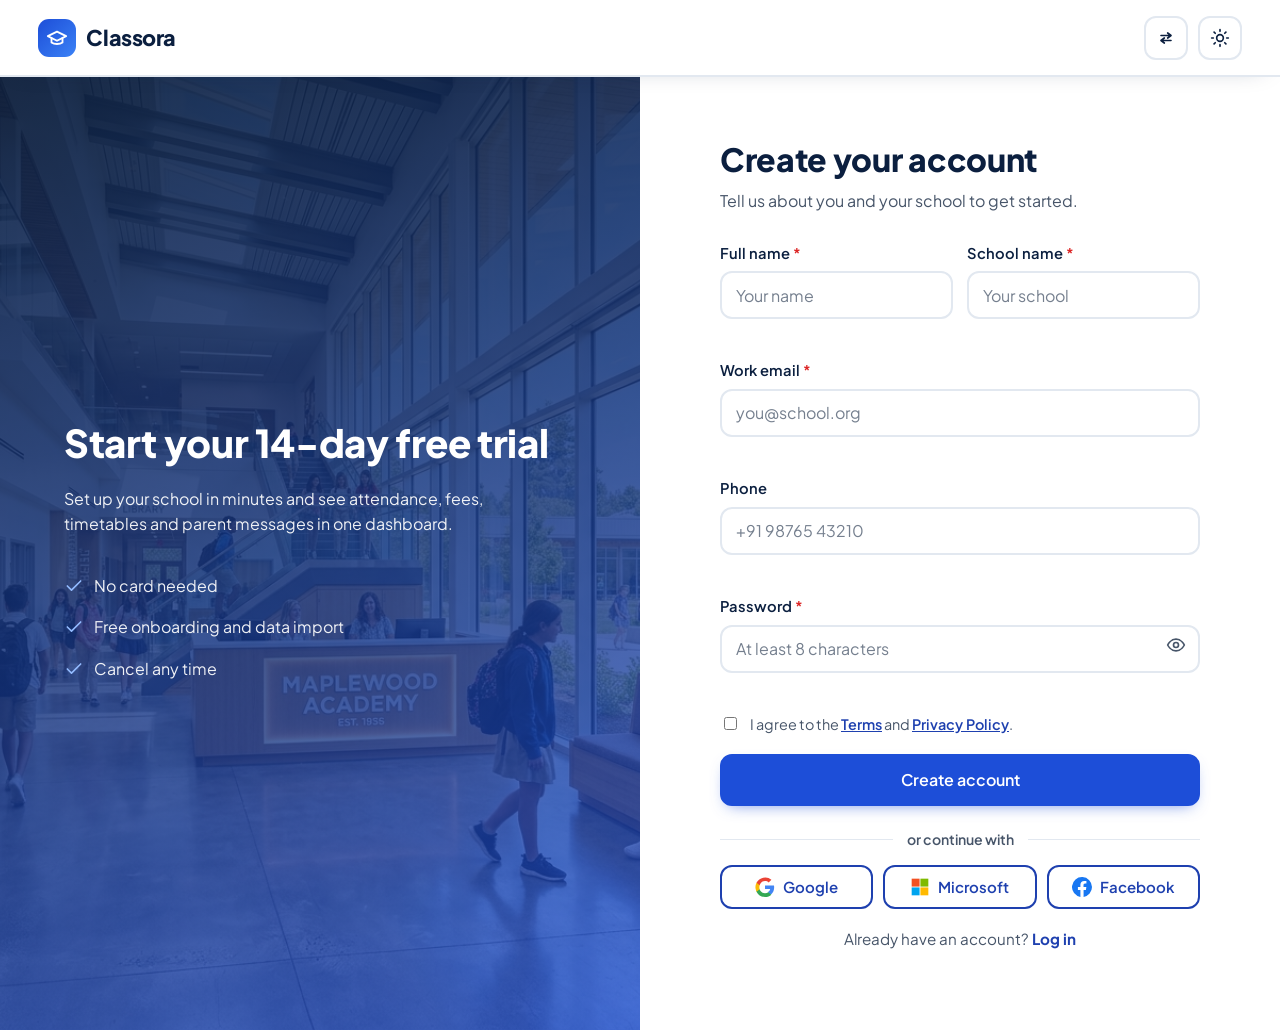
<file: register.html>
<!DOCTYPE html>
<html lang="en" dir="ltr" data-theme="light">
<head>
  <meta charset="utf-8">
  <meta name="viewport" content="width=device-width, initial-scale=1">
  <title>Create account — Classora</title>
  <meta name="description" content="Start your free 14-day Classora trial.">
  <script>
    /* apply saved theme/direction before paint to avoid a flash */
    (function () {
      try {
        var d = document.documentElement;
        d.setAttribute('data-theme', localStorage.getItem('cl-theme') || 'light');
        d.setAttribute('dir', localStorage.getItem('cl-dir') || 'ltr');
      } catch (e) {}
    })();
  </script>
  <link rel="icon" href="data:image/svg+xml,%3Csvg xmlns=%27http://www.w3.org/2000/svg%27 viewBox=%270 0 32 32%27%3E%3Crect width=%2732%27 height=%2732%27 rx=%278%27 fill=%27%231d4ed8%27/%3E%3C/svg%3E">
  <link rel="stylesheet" href="assets/css/style.css">
  <link rel="stylesheet" href="assets/css/responsive.css">
</head>
<body data-page="register" data-layout="auth">
  <div id="site-header"></div>

  <main class="auth-split">
    <section class="auth-visual" style="background-image:url('assets/images/auth-visual.jpg')" aria-label="Welcome">
      <h1>Start your 14-day free trial</h1>
      <p>Set up your school in minutes and see attendance, fees, timetables and parent messages in one dashboard.</p>
      <ul class="checklist">
        <li><span data-icon="check"></span> No card needed</li>
        <li><span data-icon="check"></span> Free onboarding and data import</li>
        <li><span data-icon="check"></span> Cancel any time</li>
      </ul>
    </section>
    <section class="auth-panel" aria-labelledby="reg-title">
      <div class="auth-card auth-card--wide">
        <h2 id="reg-title">Create your account</h2>
        <p class="sub">Tell us about you and your school to get started.</p>
        <form class="auth-form" data-form data-redirect="dashboard.html" data-ok="Account created. Opening your dashboard&hellip;" novalidate>
          <div class="form-two">
            <div class="field"><label for="r-name">Full name <span class="req" aria-hidden="true">*</span></label><input id="r-name" name="name" type="text" autocomplete="name" placeholder="Your name" required><span class="field-error" role="alert"></span></div>
            <div class="field"><label for="r-school">School name <span class="req" aria-hidden="true">*</span></label><input id="r-school" name="school" type="text" autocomplete="organization" placeholder="Your school" required><span class="field-error" role="alert"></span></div>
          </div>
          <div class="field"><label for="r-email">Work email <span class="req" aria-hidden="true">*</span></label><input id="r-email" name="email" type="email" autocomplete="email" placeholder="you@school.org" required><span class="field-error" role="alert"></span></div>
          <div class="field"><label for="r-phone">Phone</label><input id="r-phone" name="phone" type="tel" autocomplete="tel" placeholder="+91 98765 43210"><span class="field-error" role="alert"></span></div>
          <div class="field"><label for="r-pass">Password <span class="req" aria-hidden="true">*</span></label>
            <div class="pw-wrap"><input id="r-pass" name="password" type="password" autocomplete="new-password" placeholder="At least 8 characters" minlength="8" required><button type="button" class="pw-toggle" data-pw-toggle="r-pass" aria-pressed="false" aria-label="Show password"><span class="i-on" data-icon="eye"></span><span class="i-off" data-icon="eyeOff"></span></button></div>
            <span class="field-error" role="alert"></span></div>
          <label class="legal-check"><input type="checkbox" name="terms" required> <span>I agree to the <a href="contact.html">Terms</a> and <a href="contact.html">Privacy Policy</a>.</span></label>
          <button type="submit" class="btn btn-primary btn-lg">Create account</button>
          <div class="form-status" role="status" aria-live="polite" hidden><span class="status-text"></span><a class="status-link" href="dashboard.html" hidden>Go to dashboard</a></div>
        </form>

        <div class="social-login">
          <div class="or-line"><span>or continue with</span></div>
          <div class="social-row">
            <button type="button" class="btn btn-outline social-btn" data-social="Google" aria-label="Continue with Google"><svg viewBox="0 0 24 24" width="20" height="20" aria-hidden="true"><path fill="#4285F4" d="M23 12.3c0-.8-.1-1.5-.2-2.2H12v4.2h6.2a5.3 5.3 0 0 1-2.3 3.5v2.9h3.7c2.2-2 3.4-5 3.4-8.4z"/><path fill="#34A853" d="M12 24c3.1 0 5.7-1 7.6-2.8l-3.7-2.9c-1 .7-2.3 1.1-3.9 1.1-3 0-5.5-2-6.4-4.8H1.8v3A12 12 0 0 0 12 24z"/><path fill="#FBBC05" d="M5.6 14.6a7.200 7.200 0 0 1 0-4.600v-3H1.800a12 12 0 0 0 0 10.600l3.800-3z"/><path fill="#EA4335" d="M12 4.800c1.700 0 3.200.6 4.400 1.700l3.300-3.300A12 12 0 0 0 1.800 7l3.800 3C6.500 6.800 9 4.800 12 4.800z"/></svg><span>Google</span></button>
            <button type="button" class="btn btn-outline social-btn" data-social="Microsoft" aria-label="Continue with Microsoft"><svg viewBox="0 0 24 24" width="20" height="20" aria-hidden="true"><path fill="#F25022" d="M2 2h9.500v9.500H2z"/><path fill="#7FBA00" d="M12.500 2H22v9.500h-9.500z"/><path fill="#00A4EF" d="M2 12.500h9.500V22H2z"/><path fill="#FFB900" d="M12.500 12.500H22V22h-9.500z"/></svg><span>Microsoft</span></button>
            <button type="button" class="btn btn-outline social-btn" data-social="Facebook" aria-label="Continue with Facebook"><svg viewBox="0 0 24 24" width="20" height="20" aria-hidden="true"><path fill="#1877F2" d="M24 12a12 12 0 1 0-13.900 11.900v-8.400H7.100V12h3V9.400c0-3 1.800-4.700 4.500-4.700 1.300 0 2.700.2 2.700.2v3h-1.500c-1.500 0-2 .9-2 1.900V12h3.400l-.5 3.500h-2.800v8.400A12 12 0 0 0 24 12z"/></svg><span>Facebook</span></button>
          </div>
          <p class="social-status" role="status" aria-live="polite" hidden></p>
        </div>
        <p class="auth-alt">Already have an account? <a href="login.html">Log in</a></p>
      </div>
    </section>
  </main>

  <script src="assets/js/main.js"></script>
</body>
</html>
</file>
<file: assets/css/style.css>
/* =========================================================
   Classora — School Management SaaS
   Design system + shared components (logical properties used
   throughout so RTL mirrors without per-component overrides)
   ========================================================= */

:root {
  --primary: #1d4ed8;
  --primary-700: #1e40af;
  --primary-text: #1e40af;
  --accent: #e8603f;
  --accent-soft: #fde4dc;
  --bg: #ffffff;
  --bg-soft: #f1f6fd;
  --surface: #ffffff;
  --text: #0b1f3f;
  --muted: #475569;
  --border: #e2e8f0;
  --footer-bg: #0b1f3f;
  --footer-text: #b3c6e6;
  --shadow-sm: 0 1px 3px rgba(15, 23, 42, .08);
  --shadow-md: 0 10px 30px rgba(15, 23, 42, .08);
  --shadow-lg: 0 24px 60px rgba(11, 31, 63, .18);
  --radius: 16px;
  --radius-sm: 12px;
  --container: 1240px;
  --gutter: clamp(16px, 4vw, 32px);
  --header-h: 76px;
  --btn-h: 44px;
  --hero-h: 380px; /* shared inner-page hero height (About, Features, Pricing, Contact) */
  --section-y: clamp(56px, 8vw, 96px);
  --font: "Plus Jakarta Sans", "Inter", system-ui, -apple-system, "Segoe UI", Roboto, Arial, sans-serif;
}

html[data-theme="dark"] {
  --primary-text: #93bbff;
  --accent: #7db4f0;
  --accent-soft: #4a2418;
  --bg: #0a1428;
  --bg-soft: #0f1e3a;
  --surface: #122547;
  --text: #e6eefc;
  --muted: #a9bddf;
  --border: #2a4170;
  --footer-bg: #050d1e;
  --shadow-sm: 0 1px 3px rgba(0, 0, 0, .4);
  --shadow-md: 0 10px 30px rgba(0, 0, 0, .35);
  --shadow-lg: 0 24px 60px rgba(0, 0, 0, .5);
}

/* ---------- Base ---------- */
*, *::before, *::after { box-sizing: border-box; }
html { scroll-behavior: smooth; -webkit-text-size-adjust: 100%; }
body {
  margin: 0;
  font-family: var(--font);
  font-size: 16px;
  line-height: 1.6;
  color: var(--text);
  background: var(--bg);
  min-width: 0;
}
img { max-width: 100%; height: auto; display: block; background: var(--bg-soft); }
a { color: inherit; text-decoration: none; }
h1, h2, h3, h4 { line-height: 1.2; margin: 0 0 .5em; letter-spacing: -.01em; overflow-wrap: anywhere; }
h1 { font-size: clamp(2rem, 5vw, 3.5rem); font-weight: 800; }
h2 { font-size: clamp(1.6rem, 3.4vw, 2.5rem); font-weight: 800; }
h3 { font-size: 1.2rem; font-weight: 700; }
p { margin: 0 0 1em; color: var(--muted); overflow-wrap: anywhere; }
ul { margin: 0; padding: 0; list-style: none; }
button { font: inherit; color: inherit; cursor: pointer; }
:focus-visible { outline: 3px solid var(--accent); outline-offset: 2px; border-radius: 6px; }
.sr-only { position: absolute; width: 1px; height: 1px; overflow: hidden; clip: rect(0 0 0 0); white-space: nowrap; }
.icon { width: 1.25em; height: 1.25em; flex: none; }

.container { width: 100%; max-width: var(--container); margin-inline: auto; padding-inline: var(--gutter); }
.section { padding-block: var(--section-y); }
.section--soft { background: var(--bg-soft); }
.section-head { max-width: 680px; margin: 0 auto 48px; text-align: center; }
.eyebrow {
  display: inline-block; font-size: .8rem; font-weight: 700; letter-spacing: .08em; text-transform: uppercase;
  color: var(--primary-text); background: var(--bg-soft); border: 1px solid var(--border);
  padding: 6px 14px; border-radius: 999px; margin-bottom: 16px;
}
.section--soft .eyebrow { background: var(--surface); }

/* ---------- Buttons (one size system everywhere) ---------- */
.btn {
  display: inline-flex; align-items: center; justify-content: center; gap: 8px;
  height: var(--btn-h); padding-inline: 20px;
  font-size: 15px; font-weight: 600; line-height: 1; white-space: nowrap;
  border-radius: var(--radius-sm); border: 2px solid transparent;
  transition: background-color .2s, border-color .2s, color .2s, transform .2s;
}
.btn .icon { width: 18px; height: 18px; }
.btn-primary { background: var(--primary); color: #fff; border-color: var(--primary); }
.btn-primary:hover { background: var(--primary-700); border-color: var(--primary-700); }
.btn-outline { background: transparent; color: var(--primary-text); border-color: var(--primary-text); }
.btn-outline:hover { background: var(--primary); border-color: var(--primary); color: #fff; }
.btn-light { background: #fff; color: #0b1f3f; border-color: #fff; }
.btn-light:hover { background: #e3edff; border-color: #e3edff; }
.btn-ghost-light { background: transparent; color: #fff; border-color: rgba(255, 255, 255, .7); }
.btn-ghost-light:hover { background: rgba(255, 255, 255, .15); }
.btn-lg { height: 52px; padding-inline: 28px; font-size: 16px; }

.icon-btn {
  display: inline-flex; align-items: center; justify-content: center;
  width: var(--btn-h); height: var(--btn-h); flex: none;
  padding: 0; margin: 0; line-height: 0;
  border: 2px solid var(--border); background: var(--surface); color: var(--text);
  border-radius: var(--radius-sm); font-size: 13px; font-weight: 700;
  transition: border-color .2s, background-color .2s;
}
.icon-btn:hover { border-color: var(--primary-text); }
.icon-btn .icon { width: 20px; height: 20px; display: block; margin: auto; }
.icon-btn > span { display: contents; }
.theme-toggle .i-moon { display: none !important; }
html[data-theme="dark"] .theme-toggle .i-sun { display: none !important; }
html[data-theme="dark"] .theme-toggle .i-moon { display: block !important; }

/* ---------- Header / navbar ---------- */
.site-header {
  position: sticky; top: 0; z-index: 100; height: var(--header-h);
  background: color-mix(in srgb, var(--bg) 92%, transparent);
  backdrop-filter: blur(10px); -webkit-backdrop-filter: blur(10px);
  border-bottom: 1px solid var(--border);
}
.nav { height: 100%; display: flex; align-items: center; gap: 24px; }
.brand { display: inline-flex; align-items: center; gap: 10px; font-weight: 800; font-size: 1.35rem; letter-spacing: -.02em; flex: none; }
.brand-mark {
  width: 38px; height: 38px; border-radius: 11px; display: grid; place-items: center; color: #fff;
  background: linear-gradient(135deg, #1d4ed8, #3b82f6);
}
.brand-mark .icon { width: 22px; height: 22px; }

.nav-links { display: flex; align-items: center; gap: 2px; margin-inline: auto; }
.nav-link {
  display: inline-flex; align-items: center; gap: 6px; height: 40px; padding-inline: 14px;
  font-size: 15px; font-weight: 600; color: var(--muted); border-radius: 10px; white-space: nowrap;
  background: none; border: 0; transition: color .2s, background-color .2s;
}
.nav-link:hover { color: var(--text); background: var(--bg-soft); }
.nav-link.is-active { color: var(--primary-text); background: var(--bg-soft); box-shadow: inset 0 -3px 0 var(--primary-text); }
.nav-link .chev { width: 14px; height: 14px; transition: transform .2s; }
.nav-dd[data-open="true"] > .nav-link .chev { transform: rotate(180deg); }

.nav-dd { position: relative; }
.dd-menu {
  position: absolute; inset-inline-start: 0; top: calc(100% + 8px); min-width: 190px; padding: 8px;
  background: var(--surface); border: 1px solid var(--border); border-radius: var(--radius-sm);
  box-shadow: var(--shadow-md); display: none;
}
.nav-dd[data-open="true"] > .dd-menu { display: block; }
.dd-menu a { display: block; padding: 10px 14px; border-radius: 8px; font-weight: 600; font-size: 15px; color: var(--muted); }
.dd-menu a:hover, .dd-menu a.is-active { background: var(--bg-soft); color: var(--primary-text); }

.nav-actions { display: flex; align-items: center; gap: 10px; flex: none; }
.nav-actions .btn { min-width: 112px; }
.nav-toggle { display: none; }
.nav-toggle .i-close { display: none; }
.nav-toggle[aria-expanded="true"] .i-menu { display: none; }
.nav-toggle[aria-expanded="true"] .i-close { display: block; }

/* mobile / tablet panel */
.mobile-menu {
  display: none; position: fixed; inset-inline: 0; top: var(--header-h); bottom: 0; z-index: 99;
  overflow-y: auto; padding: 16px var(--gutter) 32px; background: var(--bg); border-top: 1px solid var(--border);
}
.mobile-menu[data-open="true"] { display: block; }
.mobile-menu .m-link {
  display: flex; align-items: center; justify-content: space-between; width: 100%;
  min-height: 52px; padding: 12px 16px; font-size: 17px; font-weight: 600; color: var(--text);
  background: none; border: 0; border-bottom: 1px solid var(--border); text-align: start;
  border-radius: 12px; transition: background-color .2s, color .2s, border-color .2s;
  margin-block: 3px;
}
.mobile-menu .m-link:hover {
  background: var(--bg-soft);
  color: var(--text);
}
.mobile-menu .m-link.is-active {
  color: #1d4ed8;
  background: #dbeafe;
  font-weight: 800;
  border-inline-start: 4px solid #1d4ed8;
  border-bottom-color: transparent;
  padding-inline-start: 16px;
  box-shadow: 0 2px 8px -2px rgba(29, 78, 216, .18);
}
html[data-theme="dark"] .mobile-menu .m-link.is-active {
  color: #bfdbfe;
  background: #1e3a8a;
  border-inline-start-color: #60a5fa;
  border-bottom-color: transparent;
  box-shadow: 0 2px 8px -2px rgba(0, 0, 0, .4);
}
.mobile-menu .m-link.is-active .chev {
  color: #1d4ed8;
}
html[data-theme="dark"] .mobile-menu .m-link.is-active .chev {
  color: #bfdbfe;
}
.mobile-menu .m-sub {
  display: none;
  padding: 6px 0 6px 14px;
  border-inline-start: 2px solid var(--border);
  margin-inline-start: 14px;
  margin-block: 4px;
}
.mobile-menu .m-dd[data-open="true"] .m-sub { display: block; }
.mobile-menu .m-dd[data-open="true"] .chev { transform: rotate(180deg); }
.mobile-menu .m-sub .m-link {
  min-height: 44px;
  font-size: 15px;
  border-bottom: 0;
  padding: 10px 14px;
}
.mobile-menu .m-sub .m-link.is-active {
  background: #dbeafe;
  color: #1d4ed8;
  font-weight: 800;
  border-inline-start: 3px solid #1d4ed8;
  box-shadow: none;
}
html[data-theme="dark"] .mobile-menu .m-sub .m-link.is-active {
  background: #1e3a8a;
  color: #bfdbfe;
  border-inline-start-color: #60a5fa;
}
.m-controls { display: flex; gap: 12px; margin-top: 24px; }
.m-controls .icon-btn {
  flex: 1 1 0;
  height: 48px;
  width: auto;
  min-width: 0;
  display: inline-flex;
  align-items: center;
  justify-content: center;
  border-radius: var(--radius-sm);
  background: var(--surface);
  border: 2px solid var(--border);
  transition: background-color .2s, border-color .2s, color .2s, box-shadow .2s;
}
.m-controls .icon-btn:hover {
  background: var(--bg-soft);
  border-color: var(--primary);
  color: var(--primary);
}
.m-controls .icon-btn .icon {
  width: 22px;
  height: 22px;
}
[dir="rtl"] .dir-toggle {
  border-color: var(--primary);
  color: var(--primary-text);
  background: var(--bg-soft);
}
.m-actions { display: grid; gap: 10px; margin-top: 16px; }
.m-actions .btn { width: 100%; }

/* ---------- Hero system (inner pages share one height) ---------- */
.page-hero {
  position: relative; display: flex; align-items: center; height: var(--hero-h);
  color: #fff; background: #0b1f3f center / cover no-repeat; isolation: isolate;
}
.page-hero::before { content: ""; position: absolute; inset: 0; z-index: -1; background: linear-gradient(100deg, rgba(11,31,63,.92), rgba(11,31,63,.6)); }
[dir="rtl"] .page-hero::before { background: linear-gradient(260deg, rgba(11,31,63,.92), rgba(11,31,63,.6)); }
.page-hero h1, .page-hero p { color: #fff; }
.page-hero p { max-width: 620px; opacity: .92; font-size: 1.1rem; }

/* ---------- Card grids (desktop 3/4 cols; tablet max 2; phone 1) ---------- */
.grid { display: grid; gap: 24px; }
.grid-2 { grid-template-columns: repeat(2, minmax(0, 1fr)); }
.grid-3 { grid-template-columns: repeat(3, minmax(0, 1fr)); }
.grid-4 { grid-template-columns: repeat(4, minmax(0, 1fr)); }
.card {
  display: flex; flex-direction: column; height: 100%;
  padding: 28px; background: var(--surface); border: 1px solid var(--border);
  border-radius: var(--radius); box-shadow: var(--shadow-sm);
  transition: box-shadow .2s, transform .2s, border-color .2s;
}
.card:hover { box-shadow: var(--shadow-md); transform: translateY(-3px); border-color: color-mix(in srgb, var(--primary) 35%, var(--border)); }
.card p { flex: 1 1 auto; margin-bottom: 0; }
.card .card-link { margin-top: 18px; display: inline-flex; align-items: center; gap: 6px; font-weight: 700; color: var(--primary-text); }
.card-icon {
  width: 52px; height: 52px; display: grid; place-items: center; margin-bottom: 20px;
  border-radius: 14px; color: var(--primary-text); background: var(--bg-soft); border: 1px solid var(--border);
}
.section--soft .card-icon { background: var(--bg); }
.card-icon .icon { width: 26px; height: 26px; }

/* ---------- Footer (public pages only) ---------- */
.site-footer { background: var(--footer-bg); color: var(--footer-text); padding-top: 72px; }
.footer-grid { display: grid; grid-template-columns: 1.6fr 1fr 1fr 1.2fr; gap: 40px; padding-bottom: 56px; }
.site-footer .brand { color: #fff; margin-bottom: 16px; }
.site-footer p { color: var(--footer-text); }
.site-footer h4 { color: #fff; font-size: 1rem; margin-bottom: 18px; }
.footer-links li + li { margin-top: 10px; }
.footer-links a { color: var(--footer-text); transition: color .2s; }
.footer-links a:hover { color: #fff; }
.footer-contact li { display: flex; gap: 10px; align-items: flex-start; overflow-wrap: anywhere; }
.footer-contact li + li { margin-top: 12px; }
.footer-contact .icon { margin-top: 3px; color: #93bbff; }
.social { display: flex; gap: 10px; margin-top: 20px; }
.social a { width: 40px; height: 40px; display: grid; place-items: center; border-radius: 10px; background: rgba(255,255,255,.08); color: #fff; transition: background-color .2s; }
.social a:hover { background: var(--primary); }
.footer-bottom { border-top: 1px solid rgba(255,255,255,.1); padding-block: 22px; display: flex; flex-wrap: wrap; gap: 12px 24px; justify-content: space-between; font-size: .92rem; }
.footer-bottom p { margin: 0; }

/* ---------- Back to top ---------- */
.back-top {
  position: fixed; inset-inline-end: 20px; bottom: 20px; z-index: 90; width: 48px; height: 48px;
  display: grid; place-items: center; border-radius: 50%; border: 0; color: #fff;
  background: var(--primary); box-shadow: var(--shadow-md);
  opacity: 0; visibility: hidden; transform: translateY(10px); transition: opacity .25s, transform .25s, visibility .25s;
}
.back-top.is-visible { opacity: 1; visibility: visible; transform: none; }
.back-top:hover { background: var(--primary-700); }

/* ---------- RTL helpers ---------- */
[dir="rtl"] .flip { transform: scaleX(-1); }

@media (prefers-reduced-motion: reduce) {
  *, *::before, *::after { transition: none !important; animation: none !important; scroll-behavior: auto !important; }
}

/* =========================================================
   Home 1 specific
   ========================================================= */
.hero-1 {
  min-height: calc(100vh - var(--header-h));
  min-height: calc(100dvh - var(--header-h));
  display: flex;
  flex-direction: column;
  justify-content: center;
  padding-block: clamp(32px, 5vh, 64px);
  background: radial-gradient(1000px 500px at 85% -10%, color-mix(in srgb, var(--primary) 16%, transparent), transparent), var(--bg);
}
.hero-1 > .container,
.hero-1 > .hero-grid {
  margin-block: auto;
  width: 100%;
}
.hero-grid { display: grid; grid-template-columns: minmax(0, 1.05fr) minmax(0, 1fr); gap: clamp(32px, 5vw, 72px); align-items: center; }
.hero-1 h1 span { color: var(--primary-text); }
.hero-1 .lead { font-size: 1.15rem; max-width: 560px; }
.hero-actions, .cta-actions { display: flex; flex-wrap: wrap; gap: 14px; margin-top: 28px; }
.hero-points { display: flex; flex-wrap: wrap; gap: 10px 24px; margin-top: 28px; }
.hero-points li { display: inline-flex; align-items: center; gap: 8px; font-weight: 600; font-size: .95rem; color: var(--muted); }
.hero-points .icon { color: var(--accent); width: 18px; height: 18px; }
.hero-visual { position: relative; }
.hero-visual .photo { width: 100%; aspect-ratio: 4 / 3; object-fit: cover; border-radius: 24px; box-shadow: var(--shadow-lg); }
.float-card {
  position: absolute; display: flex; align-items: center; gap: 12px; padding: 12px 16px;
  background: var(--surface); border: 1px solid var(--border); border-radius: 14px; box-shadow: var(--shadow-md);
  font-size: .9rem; max-width: calc(100% - 24px);
}
.float-card strong { display: block; color: var(--text); font-size: 1.05rem; line-height: 1.2; }
.float-card span.sub { color: var(--muted); font-size: .8rem; }
.float-card .card-icon { width: 40px; height: 40px; margin: 0; border-radius: 12px; }
.float-card .card-icon .icon { width: 20px; height: 20px; }
.float-card--a { inset-inline-start: -20px; bottom: 36px; }
.float-card--b { inset-inline-end: -12px; top: 28px; }

.split { display: grid; grid-template-columns: repeat(2, minmax(0, 1fr)); gap: clamp(28px, 5vw, 64px); align-items: center; }
.split + .split { margin-top: clamp(48px, 7vw, 88px); }
.split .photo { width: 100%; aspect-ratio: 3 / 2; object-fit: cover; border-radius: 20px; box-shadow: var(--shadow-md); }
.split--rev > :first-child { order: 2; }
.checklist { margin-top: 20px; display: grid; gap: 12px; }
.checklist li { display: flex; gap: 10px; align-items: flex-start; color: var(--muted); }
.checklist .icon { color: var(--accent); margin-top: 3px; width: 20px; height: 20px; }

.step-num { display: grid; place-items: center; width: 44px; height: 44px; margin-bottom: 18px; border-radius: 50%; background: var(--primary); color: #fff; font-weight: 800; }

.stats-band { background: linear-gradient(135deg, #0b1f3f, #1d4ed8); color: #fff; padding-block: clamp(44px, 6vw, 72px); }
.stats { display: grid; grid-template-columns: repeat(4, minmax(0, 1fr)); gap: 24px; text-align: center; }
.stat strong { display: block; font-size: clamp(2rem, 4vw, 2.8rem); font-weight: 800; line-height: 1.1; color: #fff; }
.stat span { color: rgba(255,255,255,.85); font-weight: 500; }

.faq { max-width: 820px; margin-inline: auto; display: grid; gap: 14px; }
.faq details { background: var(--surface); border: 1px solid var(--border); border-radius: var(--radius-sm); }
.faq summary { cursor: pointer; list-style: none; display: flex; justify-content: space-between; align-items: center; gap: 16px; padding: 18px 22px; font-weight: 700; color: var(--text); }
.faq summary::-webkit-details-marker { display: none; }
.faq summary .icon { transition: transform .2s; color: var(--primary-text); }
.faq details[open] summary .icon { transform: rotate(180deg); }
.faq details p { padding: 0 22px 20px; margin: 0; }

.cta-box {
  position: relative; isolation: isolate; overflow: hidden; border-radius: 28px; padding: clamp(36px, 6vw, 72px);
  color: #fff; background: #0b1f3f center / cover no-repeat; text-align: center;
}
.cta-box::before { content: ""; position: absolute; inset: 0; z-index: -1; background: linear-gradient(135deg, rgba(11,31,63,.93), rgba(29,78,216,.8)); }
.cta-box h2, .cta-box p { color: #fff; }
.cta-box p { max-width: 560px; margin-inline: auto; opacity: .92; }
.cta-box .cta-actions { justify-content: center; }

/* =========================================================
   Home 2 specific (layout system distinct from Home 1)
   ========================================================= */
.hero-2 {
  position: relative; isolation: isolate; color: #fff; text-align: center;
  min-height: calc(100vh - var(--header-h));
  min-height: calc(100dvh - var(--header-h));
  display: flex;
  flex-direction: column;
  justify-content: center;
  padding-block: clamp(36px, 5vh, 72px);
  background: #0b1f3f center / cover no-repeat;
}
.hero-2 > .container {
  margin-block: auto;
  width: 100%;
}
.hero-2::before { content: ""; position: absolute; inset: 0; z-index: -1; background: linear-gradient(180deg, rgba(15,23,42,.78), rgba(11,31,63,.88)); }
.hero-2 h1, .hero-2 p { color: #fff; }
.hero-2 .lead { max-width: 680px; margin-inline: auto; font-size: 1.15rem; opacity: .92; }
.hero-2 .eyebrow { background: rgba(255,255,255,.12); border-color: rgba(255,255,255,.3); color: #fff; }
.hero-2 .hero-actions { justify-content: center; }
.hero-strip { margin-top: clamp(24px, 4vh, 52px); text-align: start; }
.strip { display: grid; grid-template-columns: repeat(3, minmax(0, 1fr)); gap: 0; background: var(--surface); border: 1px solid var(--border); border-radius: 20px; box-shadow: var(--shadow-lg); }
.strip-item { display: flex; gap: 14px; align-items: flex-start; padding: 22px 24px; }
.strip-item + .strip-item { border-inline-start: 1px solid var(--border); }
.strip-item .card-icon { margin: 0; flex: none; }
.strip-item h3 { font-size: 1.05rem; margin-bottom: 4px; }
.strip-item p { margin: 0; font-size: .95rem; }

/* bento modules */
.bento { display: grid; gap: 20px; grid-template-columns: repeat(4, minmax(0, 1fr)); grid-template-areas: "a a b c" "a a d d"; }
.bento .tile { display: flex; flex-direction: column; padding: 28px; border-radius: var(--radius); border: 1px solid var(--border); background: var(--surface); box-shadow: var(--shadow-sm); min-width: 0; }
.bento .tile--a { grid-area: a; background: linear-gradient(160deg, #0b1f3f, #1d4ed8); border-color: transparent; color: #fff; }
.bento .tile--a h3, .bento .tile--a p { color: #fff; }
.bento .tile--a p { opacity: .9; }
.bento .tile--a .card-icon { background: rgba(255,255,255,.15); border-color: rgba(255,255,255,.3); color: #fff; }
.tile--a .photo { margin-top: auto; padding-top: 20px; }
.tile--a .photo img { width: 100%; aspect-ratio: 16 / 10; object-fit: cover; border-radius: 14px; }
.tile--b { grid-area: b; } .tile--c { grid-area: c; } .tile--d { grid-area: d; }
.tile p { margin-bottom: 0; }

/* dashboard preview */
.mock { border: 1px solid var(--border); border-radius: 20px; background: var(--surface); box-shadow: var(--shadow-lg); overflow: hidden; }
.mock-bar { display: flex; align-items: center; gap: 8px; padding: 12px 18px; border-bottom: 1px solid var(--border); background: var(--bg-soft); }
.mock-bar i { width: 11px; height: 11px; border-radius: 50%; background: var(--border); display: block; }
.mock-bar span { margin-inline-start: 10px; font-size: .8rem; color: var(--muted); font-weight: 600; }
.mock-body { display: grid; grid-template-columns: 200px minmax(0, 1fr); min-height: 340px; }
.mock-side { padding: 18px 14px; border-inline-end: 1px solid var(--border); display: grid; gap: 6px; align-content: start; }
.mock-side b { padding: 10px 12px; border-radius: 10px; font-size: .9rem; color: var(--muted); font-weight: 600; }
.mock-side b.on { background: var(--bg-soft); color: var(--primary-text); }
.mock-main { padding: 22px; min-width: 0; }
.mock-tiles { display: grid; grid-template-columns: repeat(3, minmax(0, 1fr)); gap: 14px; margin-bottom: 18px; }
.mock-tile { padding: 14px 16px; border: 1px solid var(--border); border-radius: 12px; background: var(--bg); }
.mock-tile small { color: var(--muted); font-weight: 600; display: block; }
.mock-tile strong { font-size: 1.5rem; color: var(--text); }
.mock-rows { border: 1px solid var(--border); border-radius: 12px; overflow: hidden; }
.mock-row { display: grid; grid-template-columns: minmax(0, 1.2fr) minmax(0, 2fr) auto; gap: 14px; align-items: center; padding: 12px 16px; font-size: .9rem; color: var(--text); }
.mock-row + .mock-row { border-top: 1px solid var(--border); }
.mock-row .meter { height: 8px; border-radius: 99px; background: var(--bg-soft); overflow: hidden; }
.mock-row .meter i { display: block; height: 100%; background: var(--accent); border-radius: 99px; }
.mock-row em { font-style: normal; color: var(--muted); font-weight: 600; }
.mock-note { margin: 14px 0 0; text-align: center; font-size: .85rem; }

/* role cards with image */
.role-card { padding: 0; overflow: hidden; }
.role-card img { width: 100%; aspect-ratio: 16 / 10; object-fit: cover; }
.role-body { padding: 24px 26px 28px; display: flex; flex-direction: column; flex: 1 1 auto; }
.role-body p { flex: 1 1 auto; }

/* timeline */
.timeline { position: relative; display: grid; gap: 28px; max-width: 980px; margin-inline: auto; }
.timeline::before { content: ""; position: absolute; inset-block: 8px; inset-inline-start: 50%; width: 2px; background: var(--border); transform: translateX(-50%); }
[dir="rtl"] .timeline::before { transform: translateX(50%); }
.t-item { position: relative; display: grid; grid-template-columns: minmax(0, 1fr) minmax(0, 1fr); gap: 56px; }
.t-card { grid-column: 1; padding: 22px 26px; background: var(--surface); border: 1px solid var(--border); border-radius: var(--radius); box-shadow: var(--shadow-sm); }
.t-item:nth-child(even) .t-card { grid-column: 2; }
.t-card p { margin: 0; }
.t-card h3 { margin-bottom: 6px; }
.t-dot { position: absolute; inset-inline-start: 50%; top: 22px; width: 18px; height: 18px; border-radius: 50%; background: var(--primary); border: 4px solid var(--bg-soft); box-shadow: 0 0 0 2px var(--primary); transform: translateX(-50%); }
[dir="rtl"] .t-dot { transform: translateX(50%); }
.t-time { display: inline-block; margin-bottom: 8px; font-size: .8rem; font-weight: 700; letter-spacing: .06em; text-transform: uppercase; color: var(--primary-text); }

/* comparison */
.compare { display: grid; grid-template-columns: repeat(2, minmax(0, 1fr)); gap: 24px; max-width: 980px; margin-inline: auto; }
.compare .panel { padding: 32px; border-radius: var(--radius); border: 1px solid var(--border); background: var(--surface); }
.compare .panel--pro { border-color: var(--primary); box-shadow: 0 0 0 2px color-mix(in srgb, var(--primary) 30%, transparent), var(--shadow-md); }
.compare ul { display: grid; gap: 14px; margin-top: 18px; }
.compare li { display: flex; gap: 10px; align-items: flex-start; color: var(--muted); }
.compare li .icon { margin-top: 3px; width: 20px; height: 20px; }
.compare .panel--pro li .icon { color: var(--accent); }
.compare .panel--old li .icon { color: #dc2626; }
html[data-theme="dark"] .compare .panel--old li .icon { color: #f87171; }

/* closing band */
.close-band { background: var(--footer-bg); color: #fff; padding-block: clamp(48px, 7vw, 88px); }
.close-grid { display: grid; grid-template-columns: minmax(0, 1.2fr) minmax(0, 1fr); gap: clamp(28px, 5vw, 64px); align-items: center; }
.close-band h2, .close-band p { color: #fff; }
.close-band p { opacity: .85; }
.close-panel { padding: 28px; border-radius: 20px; background: rgba(255,255,255,.07); border: 1px solid rgba(255,255,255,.14); }
.close-panel ul { display: grid; gap: 12px; margin-bottom: 24px; }
.close-panel li { display: flex; gap: 10px; align-items: flex-start; color: rgba(255,255,255,.9); }
.close-panel .icon { color: #93bbff; margin-top: 3px; width: 20px; height: 20px; }
.close-panel .cta-actions { margin-top: 0; }
.hero-2 .strip h3 { color: var(--text); }
.hero-2 .strip p { color: var(--muted); opacity: 1; }

/* =========================================================
   Inner pages (About, Features, Pricing, Contact)
   ========================================================= */
.page-hero .container { padding-block: 48px; }
.page-hero .eyebrow { background: rgba(255,255,255,.12); border-color: rgba(255,255,255,.3); color: #fff; }
.page-hero h1 { font-size: clamp(2rem, 4.6vw, 3.2rem); margin-bottom: .4em; }
.copy-block h2 { margin-bottom: .6em; }
.num-chip { display: inline-grid; place-items: center; min-width: 34px; height: 34px; padding-inline: 8px; margin-bottom: 14px; border-radius: 10px; background: var(--bg-soft); color: var(--primary-text); border: 1px solid var(--border); font-weight: 800; font-size: .9rem; }
.section--soft .num-chip { background: var(--bg); }

/* =========================================================
   Pricing
   ========================================================= */
.price-card { position: relative; display: flex; flex-direction: column; height: 100%; padding: 32px 28px; background: var(--surface); border: 1px solid var(--border); border-radius: var(--radius); box-shadow: var(--shadow-sm); }
.price-card.is-featured { border-color: var(--primary); box-shadow: 0 0 0 2px color-mix(in srgb, var(--primary) 30%, transparent), var(--shadow-md); }
.price-badge { position: absolute; top: -14px; inset-inline-start: 28px; padding: 4px 14px; border-radius: 999px; background: var(--primary); color: #fff; font-size: .78rem; font-weight: 700; letter-spacing: .04em; text-transform: uppercase; }
.price-card h3 { margin-bottom: 6px; }
.price-card .plan-desc { min-height: 3.2em; margin-bottom: 16px; }
.price { display: flex; align-items: baseline; gap: 6px; margin-bottom: 20px; color: var(--text); }
.price strong { font-size: 2.6rem; font-weight: 800; line-height: 1; }
.price span { color: var(--muted); font-weight: 600; }
.price-card .checklist { margin: 0 0 28px; flex: 1 1 auto; }
.price-card .btn { width: 100%; }
.sample-note { margin: 28px auto 0; max-width: 640px; text-align: center; font-size: .9rem; }
.table-wrap { position: relative; overflow-x: auto; border: 1px solid var(--border); border-radius: var(--radius); background: var(--surface); }
.compare-table { width: 100%; min-width: 560px; border-collapse: collapse; }
.compare-table th, .compare-table td { padding: 16px 20px; text-align: center; border-bottom: 1px solid var(--border); }
.compare-table th:first-child, .compare-table td:first-child { text-align: start; font-weight: 600; color: var(--text); }
.compare-table thead th { background: var(--bg-soft); color: var(--text); font-weight: 700; }
.compare-table tbody tr:last-child td { border-bottom: 0; }
.compare-table .icon { width: 20px; height: 20px; }
.compare-table .yes { color: var(--accent); }
.compare-table .no { color: var(--muted); opacity: .6; }

/* =========================================================
   Contact + forms
   ========================================================= */
.contact-grid { display: grid; grid-template-columns: minmax(0, 1.25fr) minmax(0, 1fr); gap: clamp(24px, 4vw, 48px); align-items: stretch; }
.form-card { padding: clamp(22px, 4vw, 36px); background: var(--surface); border: 1px solid var(--border); border-radius: var(--radius); box-shadow: var(--shadow-sm); }
.form-grid { display: grid; grid-template-columns: repeat(2, minmax(0, 1fr)); gap: 18px; }
.field { display: flex; flex-direction: column; gap: 6px; min-width: 0; }
.field--full { grid-column: 1 / -1; }
.field label { font-weight: 600; font-size: .92rem; color: var(--text); }
.field .req { color: #dc2626; }
.field input, .field select, .field textarea {
  width: 100%; min-width: 0; height: 48px; padding-inline: 14px; font: inherit; font-size: 16px; color: var(--text);
  background: var(--bg); border: 2px solid var(--border); border-radius: var(--radius-sm); transition: border-color .2s;
}
.field textarea { height: auto; min-height: 140px; padding-block: 12px; resize: vertical; }
.field input::placeholder, .field textarea::placeholder { color: var(--muted); opacity: .75; }
.field input:focus, .field select:focus, .field textarea:focus { outline: none; border-color: var(--primary-text); box-shadow: 0 0 0 3px color-mix(in srgb, var(--primary) 25%, transparent); }
.field.has-error input, .field.has-error select, .field.has-error textarea { border-color: #dc2626; }
.field-error { min-height: 1.2em; font-size: .85rem; color: #dc2626; }
html[data-theme="dark"] .field-error, html[data-theme="dark"] .field .req { color: #f87171; }
.form-actions { margin-top: 22px; display: flex; flex-wrap: wrap; gap: 14px; align-items: center; }
.form-status { margin-top: 18px; padding: 14px 16px; border-radius: var(--radius-sm); border: 1px solid var(--border); background: var(--bg-soft); color: var(--text); font-size: .95rem; }
.form-status[hidden] { display: none; }
.form-note { margin: 16px 0 0; font-size: .85rem; }
.aside-card { display: flex; flex-direction: column; height: 100%; overflow: hidden; background: var(--surface); border: 1px solid var(--border); border-radius: var(--radius); box-shadow: var(--shadow-sm); }
.aside-card img { width: 100%; flex: 1 1 auto; min-height: 220px; object-fit: cover; }
.aside-body { padding: 26px 28px; }
.contact-item h3 { margin-bottom: 4px; }
.contact-item p { margin: 0; overflow-wrap: break-word; word-break: normal; }
.map-box { display: grid; place-items: center; text-align: center; min-height: 340px; padding: 32px; border: 2px dashed var(--border); border-radius: var(--radius); background: var(--bg-soft); }
.map-box .card-icon { margin-inline: auto; }
.map-box p { max-width: 520px; margin-inline: auto; }

/* =========================================================
   Login (auth layout): exact 50/50 split, no footer
   ========================================================= */
.auth-actions { display: flex; align-items: center; gap: 10px; margin-inline-start: auto; }
.auth-split { display: grid; grid-template-columns: repeat(2, minmax(0, 1fr)); min-height: calc(100vh - var(--header-h)); min-height: calc(100dvh - var(--header-h)); }
.auth-visual { position: relative; isolation: isolate; display: flex; flex-direction: column; justify-content: center; padding: clamp(32px, 5vw, 72px); color: #fff; background: #0b1f3f center / cover no-repeat; overflow: hidden; }
.auth-visual::before { content: ""; position: absolute; inset: 0; z-index: -1; background: linear-gradient(160deg, rgba(11,31,63,.92), rgba(29,78,216,.7)); }
.auth-visual h1, .auth-visual p { color: #fff; }
.auth-visual h1 { font-size: clamp(1.7rem, 3vw, 2.5rem); }
.auth-visual p { opacity: .92; max-width: 460px; }
.auth-visual .checklist li { color: rgba(255,255,255,.92); }
.auth-visual .checklist .icon { color: #93bbff; }
.auth-panel { display: flex; align-items: center; justify-content: center; padding: clamp(32px, 5vw, 72px); background: var(--bg); }
.auth-card { width: 100%; max-width: 440px; }
.auth-card h2 { font-size: clamp(1.6rem, 3vw, 2rem); margin-bottom: .3em; }
.auth-card .sub { margin-bottom: 28px; }
.auth-form { display: grid; gap: 18px; }
.pw-wrap { position: relative; }
.pw-wrap input { padding-inline-end: 52px; }
.pw-toggle { position: absolute; inset-inline-end: 4px; top: 4px; width: 40px; height: 40px; display: grid; place-items: center; background: none; border: 0; border-radius: 10px; color: var(--muted); }
.pw-toggle:hover { color: var(--text); background: var(--bg-soft); }
.pw-toggle .i-off { display: none; }
.pw-toggle[aria-pressed="true"] .i-on { display: none; }
.pw-toggle[aria-pressed="true"] .i-off { display: block; }
.auth-row { display: flex; flex-wrap: wrap; gap: 10px 16px; justify-content: space-between; align-items: center; }
.check { display: inline-flex; align-items: center; gap: 10px; font-size: .95rem; color: var(--text); cursor: pointer; }
.check input { width: 18px; height: 18px; margin: 0; accent-color: var(--primary); }
.link-btn { background: none; border: 0; padding: 0; font-size: .95rem; font-weight: 600; color: var(--primary-text); text-decoration: underline; text-underline-offset: 3px; }
.auth-card .btn { width: 100%; }
.status-link { display: inline-block; margin-top: 6px; font-weight: 700; color: var(--primary-text); text-decoration: underline; }
.status-link[hidden] { display: none; }

/* =========================================================
   Dashboard (dash layout): own navbar + sidebar, no footer
   ========================================================= */
[hidden] { display: none !important; }
:root { --chart-1: #1d4ed8; --chart-2: #3b82f6; --chart-3: #d97706; --chart-4: #dc2626; }
html[data-theme="dark"] { --chart-1: #93bbff; --chart-2: #3fbf95; --chart-3: #fbbf24; --chart-4: #f87171; }

.dash-header.site-header { height: auto; min-height: var(--header-h); }
.dash-nav { display: flex; align-items: center; flex-wrap: wrap; gap: 8px 12px; min-height: var(--header-h); padding: 8px clamp(12px, 2vw, 24px); }
.dash-actions { display: flex; align-items: center; gap: 8px; margin-inline-start: auto; }
.profile { display: flex; align-items: center; gap: 10px; padding-inline: 4px 8px; }
.avatar { width: 40px; height: 40px; flex: none; display: grid; place-items: center; border-radius: 50%; color: #fff; font-weight: 700; font-size: .9rem; background: linear-gradient(135deg, #1d4ed8, #3b82f6); }
.profile-text { display: flex; flex-direction: column; line-height: 1.25; }
.profile-text strong { font-size: .92rem; color: var(--text); }
.profile-text small { font-size: .78rem; color: var(--muted); }
.logout-btn { min-width: 0; }

.dash-shell { display: grid; grid-template-columns: 260px minmax(0, 1fr); min-height: calc(100vh - var(--header-h)); min-height: calc(100dvh - var(--header-h)); }
.dash-side { position: sticky; top: var(--header-h); height: calc(100vh - var(--header-h)); height: calc(100dvh - var(--header-h)); display: flex; flex-direction: column; overflow-y: auto; padding: 16px 12px; background: var(--surface); border-inline-end: 1px solid var(--border); }
.side-nav { display: grid; gap: 4px; }
.side-label { padding: 6px 14px 10px; font-size: .75rem; font-weight: 700; letter-spacing: .08em; text-transform: uppercase; color: var(--muted); }
.side-link { display: flex; align-items: center; gap: 12px; width: 100%; height: 44px; padding-inline: 14px; font-size: 15px; font-weight: 600; color: var(--muted); border-radius: 10px; border: 0; border-inline-start: 3px solid transparent; background: none; text-align: start; white-space: nowrap; transition: color .2s, background-color .2s; }
.side-link .icon { width: 20px; height: 20px; }
.side-link:hover { color: var(--text); background: var(--bg-soft); }
.side-link.is-active { color: var(--primary-text); background: var(--bg-soft); border-inline-start-color: var(--primary-text); }
.side-logout-wrap { margin-top: auto; padding-top: 12px; border-top: 1px solid var(--border); }

.dash-main { min-width: 0; padding: clamp(16px, 3vw, 32px); background: var(--bg-soft); }
.dash-top h1 { font-size: clamp(1.5rem, 3vw, 2rem); margin-bottom: .2em; }
.dash-top p { margin-bottom: 16px; }
.demo-banner { margin-bottom: 24px; padding: 12px 16px; font-size: .92rem; color: var(--text); background: var(--surface); border: 1px dashed var(--border); border-radius: var(--radius-sm); }
.demo-banner strong { color: var(--primary-text); }
.dash-view { display: grid; gap: 24px; }

.kpi { gap: 4px; }
.kpi-label { font-size: .9rem; font-weight: 600; color: var(--muted); }
.kpi-value { font-size: 2rem; font-weight: 800; line-height: 1.15; color: var(--text); }
.kpi-note { font-size: .85rem; color: var(--muted); margin-top: auto; }

.panel { min-width: 0; padding: 24px; background: var(--surface); border: 1px solid var(--border); border-radius: var(--radius); box-shadow: var(--shadow-sm); }
.panel-head { display: flex; flex-wrap: wrap; align-items: center; justify-content: space-between; gap: 12px; margin-bottom: 18px; }
.panel-head h2 { font-size: 1.1rem; margin: 0; }
.panel-head p { margin: 0; font-size: .9rem; }
.dash-cols { display: grid; grid-template-columns: repeat(2, minmax(0, 1fr)); gap: 24px; align-items: stretch; }
.dash-cols--wide { grid-template-columns: minmax(0, 1.5fr) minmax(0, 1fr); }

.bars { display: grid; grid-template-columns: repeat(5, minmax(0, 1fr)); gap: 12px; }
.bar-col { display: flex; flex-direction: column; align-items: center; gap: 6px; min-width: 0; }
.bar-val { font-size: .85rem; font-weight: 700; color: var(--text); }
.bar-track { display: flex; align-items: flex-end; justify-content: center; width: 100%; height: 190px; border-bottom: 2px solid var(--border); }
.bar-fill { width: 100%; max-width: 48px; background: var(--chart-1); border-radius: 8px 8px 0 0; }
.bar-lab { font-size: .85rem; color: var(--muted); font-weight: 600; }
.chart-note { margin: 14px 0 0; font-size: .85rem; }
.donut-wrap { display: flex; flex-wrap: wrap; align-items: center; justify-content: center; gap: 20px; }
.donut { width: 100%; max-width: 190px; height: auto; }
.donut .t-main { font-size: 22px; font-weight: 800; fill: var(--text); }
.donut .t-sub { font-size: 9px; fill: var(--muted); }
.legend { display: grid; gap: 10px; min-width: 150px; }
.legend li { display: flex; align-items: center; gap: 10px; font-size: .92rem; color: var(--text); }
.legend i { width: 12px; height: 12px; flex: none; border-radius: 3px; display: block; }
.legend span { margin-inline-start: auto; font-weight: 700; padding-inline-start: 12px; }

.data-table { width: 100%; min-width: 520px; border-collapse: collapse; }
.data-table th, .data-table td { padding: 13px 16px; text-align: start; border-bottom: 1px solid var(--border); color: var(--text); font-size: .95rem; }
.data-table thead th { background: var(--bg-soft); font-weight: 700; white-space: nowrap; }
.data-table tbody tr:last-child td { border-bottom: 0; }
.data-table td.muted { color: var(--muted); }
.badge { display: inline-flex; align-items: center; gap: 8px; padding: 4px 12px; border-radius: 999px; font-size: .82rem; font-weight: 700; color: var(--text); border: 1px solid var(--border); background: var(--bg-soft); white-space: nowrap; }
.badge::before { content: ""; width: 8px; height: 8px; border-radius: 50%; background: var(--muted); }
.badge--ok::before { background: var(--chart-2); }
.badge--warn::before { background: var(--chart-3); }
.badge--bad::before { background: var(--chart-4); }
.select-sm { height: 40px; min-width: 120px; padding-inline: 10px; font: inherit; font-size: 15px; color: var(--text); background: var(--bg); border: 2px solid var(--border); border-radius: 10px; }
.select-sm:focus { outline: none; border-color: var(--primary-text); }
.tt th, .tt td { text-align: center; }
.tt th:first-child, .tt td:first-child { text-align: start; white-space: nowrap; font-weight: 700; }
.tt .break td { background: var(--bg-soft); color: var(--muted); font-weight: 600; }
.panel .form-status { margin-top: 16px; }
.panel .field--full { margin-bottom: 0; }
.panel form .form-grid { margin-bottom: 4px; }

.panel--fill { display: flex; flex-direction: column; }
.panel--fill .donut-wrap { flex: 1 1 auto; align-content: center; }
.data-table td { unicode-bidi: plaintext; }
.data-table--compact { min-width: 0; }
.data-table--compact .select-sm { min-width: 104px; }

/* ---------- Contact map ---------- */
.map-wrap { display: grid; grid-template-columns: minmax(0, 2fr) minmax(0, 1fr); gap: 0; border: 1px solid var(--border); border-radius: var(--radius); overflow: hidden; background: var(--surface); }
.map-frame { width: 100%; height: 100%; min-height: 380px; border: 0; display: block; }
.map-info { padding: 28px; display: flex; flex-direction: column; gap: 6px; justify-content: center; }
.map-info h3 { margin-bottom: 4px; }
.map-info p { margin: 0 0 8px; overflow-wrap: anywhere; }
.map-info .btn { align-self: flex-start; margin-top: 8px; }
@media (max-width: 899px) { .map-wrap { grid-template-columns: minmax(0, 1fr); } .map-frame { min-height: 300px; } }
.footer-bottom a { color: inherit; margin-inline: 4px; }

/* ---------- Billing toggle ---------- */
.billing { display: inline-flex; gap: 4px; margin-top: 20px; padding: 4px; border: 1px solid var(--border); border-radius: 999px; background: var(--surface); }
.billing button { min-height: 44px; padding: 0 20px; border: 0; border-radius: 999px; background: transparent; color: var(--text); font: inherit; font-weight: 600; cursor: pointer; }
.billing button small { margin-inline-start: 6px; font-weight: 700; color: var(--primary-text); }
.billing button.is-on { background: var(--primary); color: #fff; }
.billing button.is-on small { color: #fff; }
.price-note { margin: -6px 0 16px; font-size: .88rem; }

/* ---------- Activity feed ---------- */
.feed { list-style: none; margin: 0; padding: 0; display: grid; gap: 4px; }
.feed li { display: flex; gap: 14px; align-items: flex-start; padding: 12px 0; border-top: 1px solid var(--border); }
.feed li:first-child { border-top: 0; }
.feed strong { display: block; color: var(--text); }
.feed small { color: var(--muted, var(--text)); }
.feed-dot { flex: none; width: 10px; height: 10px; margin-top: 7px; border-radius: 50%; background: var(--primary); }
.feed-date { flex: none; display: grid; place-items: center; width: 52px; padding: 6px 0; border-radius: 10px; background: var(--bg-soft); color: var(--primary-text); font-weight: 800; line-height: 1.1; }
.feed-date small { color: var(--primary-text); font-weight: 600; font-size: .7rem; }
.feed > li > div { min-width: 0; overflow-wrap: anywhere; }
.billing { max-width: 100%; flex-wrap: wrap; justify-content: center; border-radius: var(--radius-sm); }
.billing button { flex: 1 1 auto; padding: 0 14px; }
.billing button { white-space: normal; line-height: 1.2; padding-block: 6px; }
.billing button small { display: inline-block; }
.billing { width: 100%; max-width: max-content; }
.price { flex-wrap: wrap; }
.price strong { font-size: clamp(1.9rem, 8vw, 2.6rem); }

/* =========================================================
   v2 theme — green / editorial SaaS look
   ========================================================= */
#site-header { display: contents; }               /* lets the sticky header stick to the page, not its wrapper */
.site-header { box-shadow: 0 1px 0 var(--border), 0 8px 24px -18px rgba(11,31,63,.35); }
.nav-link { font-weight: 600; }
.nav-link.is-active {
  background: #dbeafe;
  color: #1d4ed8;
  font-weight: 800;
  box-shadow: none;
}
html[data-theme="dark"] .nav-link.is-active {
  background: #1e3a8a;
  color: #bfdbfe;
}
.dd-menu a.is-active {
  background: #dbeafe;
  color: #1d4ed8;
  font-weight: 800;
}
html[data-theme="dark"] .dd-menu a.is-active {
  background: #1e3a8a;
  color: #bfdbfe;
}
.btn { border-radius: 12px; }
.btn-primary { box-shadow: 0 6px 16px -8px rgba(29,78,216,.7); }
html[data-theme="dark"] .btn-primary { background: #3b82f6; border-color: #3b82f6; color: #04122b; }
html[data-theme="dark"] .btn-primary:hover { background: #7cb3ff; border-color: #7cb3ff; }
.eyebrow { background: #e3edff; border-color: transparent; color: #1e40af; }
html[data-theme="dark"] .eyebrow { background: #14305e; color: #93bbff; }
.section--soft .eyebrow { background: #e3edff; }
html[data-theme="dark"] .section--soft .eyebrow { background: #14305e; }
h1 em, h2 em { font-style: italic; font-weight: 800; color: var(--primary-text); }
.on-dark h1 em, .on-dark h2 em, .page-hero h1 em { color: #93bbff; }

/* auth header */
.auth-actions { margin-inline-start: auto; display: flex; align-items: center; gap: 10px; }
.auth-home { display: inline-flex; align-items: center; gap: 8px; height: var(--btn-h); padding-inline: 14px; font-weight: 600; border-radius: 12px; }
.auth-home:hover { background: var(--bg-soft); }
.auth-home .icon { transform: scaleX(-1); width: 18px; height: 18px; }
[dir="rtl"] .auth-home .icon { transform: none; }
.auth-switch { min-width: 112px; }
@media (max-width: 599px) { .auth-home span { display: none; } .auth-home { padding-inline: 0; width: var(--btn-h); justify-content: center; } .auth-switch { min-width: 0; padding-inline: 12px; } .auth-actions { gap: 6px; } }
@media (max-width: 299px) { .auth-actions .icon-btn { width: 36px; height: 36px; min-height: 36px; } .auth-switch { padding-inline: 6px; font-size: 13px; height: 36px; min-height: 36px; } .auth-home { width: 36px; height: 36px; } }

/* hero v2 */
.hero-v2 {
  position: relative;
  overflow: hidden;
  min-height: calc(100vh - var(--header-h));
  min-height: calc(100dvh - var(--header-h));
  display: flex;
  flex-direction: column;
  justify-content: center;
  padding-block: clamp(32px, 5vh, 64px);
  background: radial-gradient(1000px 500px at 85% -10%, #dbe8ff, transparent 60%), var(--bg);
}
html[data-theme="dark"] .hero-v2 { background: radial-gradient(1000px 500px at 85% -10%, #12306b, transparent 60%), var(--bg); }
.hero-v2 > .hero-v2-grid {
  margin-block: auto;
  width: 100%;
}
.hero-v2-grid { display: grid; grid-template-columns: minmax(0, 1.05fr) minmax(0, 1fr); gap: clamp(28px, 4vw, 56px); align-items: center; }
.hero-v2 h1 { font-size: clamp(2.1rem, 5.4vw, 4rem); letter-spacing: -.03em; line-height: 1.05; }
.hero-v2 .lead { font-size: 1.1rem; max-width: 560px; }
.hero-rating { display: flex; flex-wrap: wrap; align-items: center; gap: 10px 14px; margin-top: 24px; color: var(--muted); font-size: .95rem; }
.stars { color: #f5a623; letter-spacing: 2px; font-size: 1.05rem; }
.hero-rating strong { color: var(--text); }
.hero-v2-visual { position: relative; margin-bottom: 24px; }
.hero-v2-visual > img { width: 100%; aspect-ratio: 5 / 4; max-height: clamp(320px, 52vh, 520px); object-fit: cover; border-radius: 28px; box-shadow: var(--shadow-lg); }
.week-strip { position: absolute; inset-inline: 16px; top: 16px; display: grid; grid-template-columns: repeat(6, minmax(0, 1fr)); gap: 6px; padding: 8px; background: rgba(255,255,255,.92); border-radius: 16px; box-shadow: var(--shadow-md); }
html[data-theme="dark"] .week-strip { background: rgba(18,37,71,.92); }
.week-strip span { text-align: center; padding: 6px 0; border-radius: 10px; font-size: .78rem; font-weight: 700; color: var(--muted); }
.week-strip span.on { background: var(--primary); color: #fff; }
html[data-theme="dark"] .week-strip span.on { background: #3b82f6; color: #04122b; }
.shift-card { position: absolute; display: flex; align-items: center; gap: 12px; padding: 12px 16px; background: var(--surface); border: 1px solid var(--border); border-radius: 16px; box-shadow: var(--shadow-md); max-width: calc(100% - 24px); }
.shift-card strong { display: block; color: var(--text); font-size: .95rem; line-height: 1.2; }
.shift-card small { color: var(--muted); }
.shift-card--a { inset-inline-start: -14px; bottom: 90px; }
.shift-card--b { inset-inline-end: -14px; bottom: -18px; }
.mini-stats { position: absolute; inset-inline-start: 24px; bottom: -22px; display: flex; gap: 18px; padding: 14px 18px; background: #0b1f3f; color: #fff; border-radius: 16px; box-shadow: var(--shadow-lg); }
.mini-stats b { display: block; font-size: 1.25rem; line-height: 1.1; }
.mini-stats small { color: #b3c6e6; font-size: .72rem; }
.dot { width: 10px; height: 10px; border-radius: 50%; background: var(--primary); flex: none; }
.dot--coral { background: #e8603f; } .dot--blue { background: #0ea5e9; }
@media (max-width: 1199px) { .shift-card--a { inset-inline-start: 12px; } .shift-card--b { inset-inline-end: 12px; } }
@media (max-width: 899px) { .hero-v2-grid { grid-template-columns: minmax(0, 1fr); } }
@media (max-width: 599px) {
  .hero-v2 { padding-block: clamp(24px, 4vh, 40px); }
  .hero-v2-visual { margin-bottom: 0; }
  .shift-card, .mini-stats { position: static; margin-top: 12px; }
  .mini-stats { justify-content: space-between; flex-wrap: wrap; }
  .week-strip { position: static; margin-bottom: 12px; }
  .hero-v2-visual > img { aspect-ratio: 4 / 3; max-height: none; }
}

/* trust bar */
.trust { padding-block: 36px; border-block: 1px solid var(--border); background: var(--surface); }
.trust-top { text-align: center; color: var(--muted); font-weight: 600; margin-bottom: 20px; }
.trust-top strong { color: var(--text); }
.trust-list { display: grid; grid-template-columns: repeat(6, minmax(0, 1fr)); gap: 16px; }
.trust-list li { text-align: center; }
.trust-list b { display: block; color: var(--text); font-size: 1rem; }
.trust-list small { color: var(--muted); }
@media (max-width: 1199px) { .trust-list { grid-template-columns: repeat(3, minmax(0, 1fr)); } }
@media (max-width: 599px) { .trust-list { grid-template-columns: repeat(2, minmax(0, 1fr)); } }

/* before / after */
.ba { display: grid; grid-template-columns: repeat(2, minmax(0, 1fr)); gap: 28px; }
.ba-card { position: relative; overflow: hidden; border-radius: 28px; border: 1px solid var(--border); background: var(--surface); }
.ba-card img { width: 100%; aspect-ratio: 16 / 9; object-fit: cover; }
.ba-card--old img { filter: grayscale(.85) contrast(.95); }
.ba-tag { position: absolute; inset-inline-start: 16px; top: 16px; padding: 6px 14px; border-radius: 999px; font-size: .85rem; font-weight: 700; background: #0b1f3f; color: #fff; }
.ba-card--new .ba-tag { background: #e3edff; color: #1e40af; }
.ba-body { padding: 28px; }
.ba-body h3 { font-size: 1.5rem; margin-bottom: 14px; }
.ba-body li { display: flex; gap: 12px; align-items: flex-start; padding: 8px 0; color: var(--muted); }
.ba-body li .icon { margin-top: 2px; }
.ba-card--old li .icon { color: #c0392b; }
.ba-card--new { background: #0b1f3f; border-color: #0b1f3f; }
.ba-card--new h3 { color: #fff; } .ba-card--new li { color: #d3e0f6; } .ba-card--new li .icon { color: #93bbff; }
@media (max-width: 1199px) { .ba { grid-template-columns: minmax(0, 1fr); } }

/* feature cards with mini UI */
.fcard { display: flex; flex-direction: column; gap: 6px; padding: 26px; background: var(--surface); border: 1px solid var(--border); border-radius: 24px; transition: transform .2s, box-shadow .2s; }
.fcard:hover { transform: translateY(-3px); box-shadow: var(--shadow-md); }
.fcard .ui { margin-bottom: 14px; padding: 14px; border-radius: 16px; background: var(--bg-soft); display: grid; gap: 8px; min-height: 120px; align-content: center; }
.ui-row { display: flex; align-items: center; gap: 10px; padding: 8px 10px; background: var(--surface); border-radius: 10px; font-size: .82rem; font-weight: 600; color: var(--text); }
.ui-row em { margin-inline-start: auto; font-style: normal; color: var(--muted); font-weight: 600; }
.pill { display: inline-block; padding: 2px 10px; border-radius: 999px; font-size: .72rem; font-weight: 700; background: #e3edff; color: #1e40af; }
.pill--warn { background: #fdeccd; color: #8a5200; } .pill--bad { background: #fde2dd; color: #a02a17; }
html[data-theme="dark"] .pill { background: #14305e; color: #93bbff; }
html[data-theme="dark"] .pill--warn { background: #3a2c10; color: #f5c46a; }
html[data-theme="dark"] .pill--bad { background: #3d1a14; color: #f59a8a; }
.pin-box { display: flex; gap: 6px; justify-content: center; }
.pin-box i { width: 30px; height: 36px; border-radius: 8px; background: var(--surface); border: 1px solid var(--border); display: grid; place-items: center; font-style: normal; font-weight: 800; color: var(--text); }

/* steps v2 */
.step2 { display: grid; grid-template-columns: minmax(0, 1fr) minmax(0, 1fr); gap: clamp(24px, 5vw, 64px); align-items: center; padding-block: 28px; }
.step2 + .step2 { border-top: 1px solid var(--border); }
.step2 img { width: 100%; aspect-ratio: 3 / 2; object-fit: cover; border-radius: 24px; }
.step2--rev > :first-child { order: 2; }
.step2-num { font-size: 4rem; font-weight: 800; line-height: 1; color: #b9cff5; letter-spacing: -.04em; }
html[data-theme="dark"] .step2-num { color: #2a4f94; }
.step-time { display: inline-block; margin-top: 4px; padding: 4px 12px; border-radius: 999px; background: #e3edff; color: #1e40af; font-weight: 700; font-size: .82rem; }
html[data-theme="dark"] .step-time { background: #14305e; color: #93bbff; }
@media (max-width: 1199px) { .step2 { grid-template-columns: minmax(0, 1fr); } .step2--rev > :first-child { order: 0; } }

/* calculator */
.calc-band { background: #0b1f3f; color: #fff; padding-block: var(--section-y); }
.calc-band .section-head h2 { color: #fff; } .calc-band .section-head p { color: #b3c6e6; }
.calc-band .eyebrow { background: #14305e; color: #93bbff; }
.calc { border-radius: 28px; overflow: hidden; background: #fff; color: #0b1f3f; }
html[data-theme="dark"] .calc { background: #122547; color: var(--text); }
.calc-inputs { display: grid; grid-template-columns: repeat(5, minmax(0, 1fr)); background: #e3edff; border-bottom: 2px dashed #bcd0f2; }
html[data-theme="dark"] .calc-inputs { background: #0f1e3a; border-color: #2a4170; }
.calc-field { padding: 22px; border-inline-end: 1px solid #c9d9f3; min-width: 0; }
.calc-field:last-child { border-inline-end: 0; }
html[data-theme="dark"] .calc-field { border-color: #2a4170; }
.calc-field label { display: block; font-weight: 700; font-size: .92rem; margin-bottom: 10px; color: inherit; }
.calc-field small { display: block; margin-top: 8px; color: var(--muted); font-size: .8rem; }
.stepper { display: flex; align-items: center; background: var(--surface); border: 1px solid var(--border); border-radius: 12px; overflow: hidden; height: 52px; }
.stepper button { flex: none; width: 40px; height: 100%; border: 0; background: transparent; font-size: 1.2rem; font-weight: 700; color: var(--text); }
.stepper button:hover { background: var(--bg-soft); }
.stepper input { flex: 1 1 0; min-width: 0; width: 100%; height: 100%; border: 0; background: transparent; text-align: center; font: inherit; font-weight: 800; font-size: 1.1rem; color: var(--text); -moz-appearance: textfield; }
.stepper input::-webkit-outer-spin-button, .stepper input::-webkit-inner-spin-button { -webkit-appearance: none; margin: 0; }
.calc-out { display: grid; grid-template-columns: minmax(0, 1.4fr) minmax(0, 1fr); }
.calc-compare { padding: 32px; display: flex; flex-direction: column; justify-content: center; gap: 16px; }
.calc-compare h3 { font-size: 1.6rem; margin-bottom: 4px; }
.bar-line { display: flex; justify-content: space-between; gap: 12px; font-weight: 700; }
.bar-line span:first-child { color: var(--muted); font-weight: 600; }
.bar-track2 { height: 32px; border-radius: 10px; background: #eaf0fb; overflow: hidden; }
html[data-theme="dark"] .bar-track2 { background: #0f1e3a; }
.bar-track2 i { display: block; height: 100%; border-radius: 10px; transition: width .3s; }
.bar-track2 i.old { background: repeating-linear-gradient(135deg, #b9c9e6 0 10px, #cfdaf0 10px 20px); }
.bar-track2 i.new { background: #1d4ed8; }
.calc-note { font-size: .85rem; color: var(--muted); margin: 0; }
.calc-save { padding: 32px; background: #e3edff; border-inline-start: 2px dashed #bcd0f2; display: flex; flex-direction: column; gap: 8px; }
html[data-theme="dark"] .calc-save { background: #0f1e3a; border-color: #2a4170; }
.calc-save .big { font-size: clamp(2.2rem, 4.5vw, 3.4rem); font-weight: 800; color: #1d4ed8; line-height: 1.05; letter-spacing: -.03em; }
html[data-theme="dark"] .calc-save .big { color: #93bbff; }
.calc-lines { margin: 12px 0; }
.calc-lines li { display: flex; justify-content: space-between; gap: 12px; padding: 9px 0; border-bottom: 1px dotted #bcd0f2; color: var(--muted); }
.calc-lines li b { color: var(--text); white-space: nowrap; }
.calc-lines li b.neg { color: #b3321f; }
.calc-lines li.total { border-bottom: 0; font-weight: 800; color: var(--text); }
.calc-save .btn { width: 100%; }
@media (max-width: 1199px) { .calc-inputs { grid-template-columns: repeat(2, minmax(0, 1fr)); } .calc-field { border-bottom: 1px solid #c9d9f3; } .calc-out { grid-template-columns: minmax(0, 1fr); } .calc-save { border-inline-start: 0; border-top: 2px dashed #bcd0f2; } }
@media (max-width: 599px) { .calc-inputs { grid-template-columns: minmax(0, 1fr); } .calc-compare, .calc-save { padding: 22px; } }

/* school type cards */
.type-card { display: flex; flex-direction: column; overflow: hidden; background: var(--surface); border: 1px solid var(--border); border-radius: 24px; transition: transform .2s, box-shadow .2s; }
.type-card:hover { transform: translateY(-3px); box-shadow: var(--shadow-md); }
.type-card img { width: 100%; aspect-ratio: 3 / 2; object-fit: cover; }
.type-body { padding: 22px; display: flex; flex-direction: column; gap: 4px; flex: 1; }
.type-body p { margin-bottom: 8px; }
.more { margin-top: auto; display: inline-flex; align-items: center; gap: 6px; font-weight: 700; color: var(--primary-text); }
.more .icon { width: 16px; height: 16px; } [dir="rtl"] .more .icon { transform: scaleX(-1); }

/* testimonials */
.quote { display: flex; flex-direction: column; gap: 14px; padding: 28px; background: var(--surface); border: 1px solid var(--border); border-radius: 24px; height: 100%; }
.quote blockquote { margin: 0; font-size: 1.05rem; color: var(--text); line-height: 1.6; }
.quote-by { display: flex; align-items: center; gap: 12px; margin-top: auto; }
.quote-by .avatar { background: #1d4ed8; }
.quote-by strong { display: block; color: var(--text); line-height: 1.2; } .quote-by small { color: var(--muted); }
.quote-metrics { display: flex; gap: 18px; padding-top: 14px; border-top: 1px dashed var(--border); }
.quote-metrics b { display: block; color: var(--primary-text); font-size: 1.1rem; } .quote-metrics small { color: var(--muted); }

/* faq side box */
.faq-wrap { display: grid; grid-template-columns: minmax(0, 1.6fr) minmax(0, 1fr); gap: 32px; align-items: start; }
.faq-wrap .faq { max-width: none; margin: 0; }
.help-box { padding: 28px; border-radius: 24px; background: #0b1f3f; color: #d3e0f6; position: sticky; top: calc(var(--header-h) + 20px); }
.help-box h3 { color: #fff; } .help-box p { color: #b3c6e6; }
.help-box a.line { display: flex; align-items: center; gap: 10px; padding: 8px 0; font-weight: 600; color: #fff; overflow-wrap: anywhere; }
.help-box .icon { color: #93bbff; }
@media (max-width: 1199px) { .faq-wrap { grid-template-columns: minmax(0, 1fr); } .help-box { position: static; } }

/* final CTA */
.final-cta { position: relative; isolation: isolate; overflow: hidden; border-radius: 32px; padding: clamp(36px, 6vw, 72px); color: #fff; background: #0b1f3f center / cover no-repeat; }
.final-cta::before { content: ""; position: absolute; inset: 0; z-index: -1; background: linear-gradient(100deg, rgba(11,31,63,.95), rgba(11,31,63,.72)); }
[dir="rtl"] .final-cta::before { background: linear-gradient(260deg, rgba(11,31,63,.95), rgba(11,31,63,.72)); }
.final-cta h2 { color: #fff; max-width: 720px; } .final-cta p { color: #d3e0f6; max-width: 620px; }
.final-cta ul { display: flex; flex-wrap: wrap; gap: 10px 24px; margin: 20px 0 28px; }
.final-cta li { display: inline-flex; align-items: center; gap: 8px; color: #e3edff; font-weight: 600; } .final-cta li .icon { color: #93bbff; }
.final-cta .btn-light { color: #0b1f3f; } .final-cta .btn-light:hover { background: #e3edff; border-color: #e3edff; }

/* footer v2 */
.footer-grid--5 { display: grid; grid-template-columns: minmax(0, 1.6fr) repeat(3, minmax(0, 1fr)) minmax(0, 1.4fr); gap: 36px; }
.footer-contact li { display: flex; gap: 10px; align-items: flex-start; margin-bottom: 8px; overflow-wrap: anywhere; }
.footer-contact a:hover { color: #fff; }
.footer-contact .icon { margin-top: 3px; width: 16px; height: 16px; color: #93bbff; }
.news-form { display: flex; gap: 8px; flex-wrap: wrap; }
.news-form input { flex: 1 1 140px; min-width: 0; height: var(--btn-h); padding-inline: 14px; border-radius: 12px; border: 1px solid #2a4170; background: #122547; color: #fff; font: inherit; }
.news-status { margin: 8px 0 0; font-size: .85rem; color: #93bbff; } .news-status.is-bad { color: #f59a8a; }
@media (max-width: 1199px) { .footer-grid--5 { grid-template-columns: repeat(2, minmax(0, 1fr)); } }
@media (max-width: 599px) { .footer-grid--5 { grid-template-columns: minmax(0, 1fr); } }

/* register */
.auth-card--wide { max-width: 480px; }
.form-two { display: grid; grid-template-columns: repeat(2, minmax(0, 1fr)); gap: 14px; }
@media (max-width: 599px) { .form-two { grid-template-columns: minmax(0, 1fr); } }
.legal-check { display: flex; gap: 10px; align-items: flex-start; font-size: .9rem; color: var(--muted); }
.legal-check input { margin-top: 4px; }
.legal-check a { color: var(--primary-text); font-weight: 600; text-decoration: underline; }
.auth-alt { margin-top: 18px; text-align: center; font-size: .95rem; }
.auth-alt a { color: var(--primary-text); font-weight: 700; }
.auth-visual h1 em { color: #93bbff; }
.card .more { margin-top: 8px; }
a.card:hover { border-color: var(--primary-text); }
.step2-num { color: #4a7fd6; } html[data-theme="dark"] .step2-num { color: #5b8fe0; }
.calc-band h2 em { color: #93bbff; }
.stars { color: #a86400; } html[data-theme="dark"] .stars { color: #f5b84a; }
html[data-theme="dark"] .calc-lines li b.neg { color: #f59a8a; }
.ui-row { min-width: 0; flex-wrap: wrap; }
.fcard, .fcard .ui { min-width: 0; }
@media (max-width: 599px) { .auth-home { display: none; } }
@media (max-width: 479px) { body[data-layout="auth"] .brand-text { display: none; } }
@media (max-width: 249px) { body[data-layout="auth"] .brand { display: none; } .auth-actions { margin-inline-start: 0; gap: 4px; } .auth-switch { padding-inline: 4px; font-size: 12px; } }
@media (max-width: 1199px), (hover: none) and (pointer: coarse) and (max-width: 1366px) { .trust-list { grid-template-columns: repeat(2, minmax(0, 1fr)); } .footer-grid--5 { grid-template-columns: repeat(2, minmax(0, 1fr)); } .calc-inputs { grid-template-columns: repeat(2, minmax(0, 1fr)); } .calc-out, .ba, .faq-wrap, .step2 { grid-template-columns: minmax(0, 1fr); } .help-box { position: static; } }

/* footer v3: top row (brand + newsletter), then 4 aligned columns */
.footer-top { display: grid; grid-template-columns: minmax(0, 1.2fr) minmax(0, 1fr); gap: 40px; align-items: start; padding-bottom: 40px; margin-bottom: 40px; border-bottom: 1px solid rgba(255,255,255,.1); }
.footer-top .brand { margin-bottom: 14px; }
.footer-top p { max-width: 460px; margin-bottom: 18px; }
.footer-news h4 { margin-bottom: 8px; }
.footer-news .news-form { max-width: 460px; flex-wrap: nowrap; }
.footer-grid--4 { grid-template-columns: repeat(4, minmax(0, 1fr)); gap: 32px; align-items: start; padding-bottom: 48px; }
.site-footer h4 { margin: 0 0 16px; line-height: 1.3; }
.footer-grid--4 > div > ul { margin: 0; }
@media (max-width: 1199px), (hover: none) and (pointer: coarse) and (max-width: 1366px) { .footer-top { grid-template-columns: minmax(0, 1fr); gap: 28px; } .footer-grid--4 { grid-template-columns: repeat(2, minmax(0, 1fr)); } }
@media (max-width: 599px) { .footer-grid--4 { grid-template-columns: minmax(0, 1fr); } .footer-news .news-form { flex-wrap: wrap; } }

/* =========================================================
   Alternative section layouts (no uniform card grids)
   ========================================================= */
/* zigzag rows (Home 1 features) */
.zig { display: grid; gap: 20px; }
.zig-row { display: grid; grid-template-columns: minmax(0, 1fr) minmax(0, 1fr); gap: clamp(20px, 4vw, 56px); align-items: center; padding: clamp(20px, 3vw, 32px); border-radius: 28px; background: var(--bg-soft); }
.zig-row:nth-child(even) { background: transparent; border: 1px solid var(--border); }
.zig-row:nth-child(even) .zig-ui { order: 2; }
.zig-ui { display: grid; gap: 8px; padding: 18px; border-radius: 20px; background: var(--surface); border: 1px solid var(--border); min-width: 0; }
.zig-row:nth-child(even) .zig-ui { background: var(--bg-soft); }
.zig-text { min-width: 0; }
.zig-text .card-icon { margin-bottom: 14px; }
.zig-text h3 { font-size: 1.5rem; }
@media (max-width: 899px) { .zig-row { grid-template-columns: minmax(0, 1fr); } .zig-row:nth-child(even) .zig-ui { order: 0; } }

/* tabs (Home 1 school types) */
.tabs { display: grid; grid-template-columns: minmax(0, 320px) minmax(0, 1fr); gap: 28px; align-items: start; }
.tab-list { display: grid; gap: 8px; }
.tab-btn { display: flex; align-items: center; justify-content: space-between; gap: 10px; min-height: 56px; padding: 12px 18px; text-align: start; border: 1px solid var(--border); border-radius: 14px; background: var(--surface); font-weight: 700; color: var(--text); }
.tab-btn:hover { border-color: var(--primary-text); }
.tab-btn[aria-selected="true"] { background: #0b1f3f; border-color: #0b1f3f; color: #fff; }
html[data-theme="dark"] .tab-btn[aria-selected="true"] { background: #3b82f6; border-color: #3b82f6; color: #04122b; }
.tab-panel { display: grid; grid-template-columns: minmax(0, 1fr) minmax(0, 1fr); gap: 28px; align-items: center; padding: 24px; border-radius: 28px; background: var(--bg-soft); }
.tab-panel[hidden] { display: none; }
.tab-panel img { width: 100%; aspect-ratio: 4 / 3; object-fit: cover; border-radius: 20px; }
.tab-panel h3 { font-size: 1.6rem; }
@media (max-width: 1199px), (hover: none) and (pointer: coarse) and (max-width: 1366px) {
  .tabs { grid-template-columns: minmax(0, 1fr); }
  .tab-list { display: flex; overflow-x: auto; padding-bottom: 6px; gap: 8px; scroll-snap-type: x proximity; }
  .tab-btn { flex: none; white-space: nowrap; scroll-snap-align: start; }
  .tab-panel { grid-template-columns: minmax(0, 1fr); }
}

/* featured + stacked stories */
.story-layout { display: grid; grid-template-columns: minmax(0, 1.3fr) minmax(0, 1fr); gap: 24px; align-items: stretch; }
.story-stack { display: grid; gap: 24px; }
.quote--big { background: #0b1f3f; border-color: #0b1f3f; padding: clamp(28px, 4vw, 48px); }
.quote--big blockquote { color: #fff; font-size: clamp(1.2rem, 2.2vw, 1.6rem); line-height: 1.45; }
.quote--big .quote-by strong { color: #fff; } .quote--big .quote-by small { color: #b3c6e6; }
.quote--big .quote-metrics { border-color: rgba(255,255,255,.25); } .quote--big .quote-metrics b { color: #93bbff; } .quote--big .quote-metrics small { color: #b3c6e6; }
.quote--big .stars { color: #f5b84a; }
@media (max-width: 1199px), (hover: none) and (pointer: coarse) and (max-width: 1366px) { .story-layout { grid-template-columns: minmax(0, 1fr); } }

/* role rows (Home 2) */
.role-rows { display: grid; gap: 0; border-top: 1px solid var(--border); }
.role-line { display: grid; grid-template-columns: 220px minmax(0, 1fr) auto; gap: 28px; align-items: center; padding-block: 24px; border-bottom: 1px solid var(--border); }
.role-line img { width: 220px; aspect-ratio: 3 / 2; object-fit: cover; border-radius: 16px; }
.role-line h3 { font-size: 1.5rem; margin-bottom: 6px; } .role-line p { margin: 0; max-width: 560px; }
.role-line .tagline { padding: 6px 14px; border-radius: 999px; background: #e3edff; color: #1e40af; font-weight: 700; font-size: .85rem; white-space: nowrap; }
html[data-theme="dark"] .role-line .tagline { background: #14305e; color: #93bbff; }
@media (max-width: 899px) { .role-line { grid-template-columns: minmax(0, 1fr); gap: 14px; } .role-line img { width: 100%; max-width: 360px; } .role-line .tagline { justify-self: start; } }

/* numbered list (About values) */
.num-list { display: grid; grid-template-columns: repeat(2, minmax(0, 1fr)); gap: 0 56px; counter-reset: n; }
.num-item { counter-increment: n; display: grid; grid-template-columns: 56px minmax(0, 1fr); gap: 18px; padding-block: 24px; border-top: 1px solid var(--border); }
.num-item::before { content: counter(n, decimal-leading-zero); font-size: 1.8rem; font-weight: 800; color: #4a7fd6; line-height: 1; letter-spacing: -.03em; }
.num-item h3 { margin-bottom: 6px; } .num-item p { margin: 0; }
@media (max-width: 899px) { .num-list { grid-template-columns: minmax(0, 1fr); } }

/* pillars (About focus) */
.pillars { display: grid; grid-template-columns: repeat(4, minmax(0, 1fr)); gap: 32px; }
.pillar { padding-top: 18px; border-top: 4px solid #1d4ed8; min-width: 0; }
.pillar .icon { width: 28px; height: 28px; color: var(--primary-text); margin-bottom: 10px; }
.pillar h3 { margin-bottom: 6px; } .pillar p { margin: 0; }
@media (max-width: 1199px), (hover: none) and (pointer: coarse) and (max-width: 1366px) { .pillars { grid-template-columns: repeat(2, minmax(0, 1fr)); } }
@media (max-width: 599px) { .pillars { grid-template-columns: minmax(0, 1fr); } }

/* icon list (Features core) */
.icon-list { display: grid; grid-template-columns: repeat(2, minmax(0, 1fr)); gap: 0 56px; }
.icon-item { display: flex; gap: 18px; align-items: flex-start; padding-block: 24px; border-bottom: 1px solid var(--border); min-width: 0; }
.icon-item .card-icon { flex: none; }
.icon-item h3 { margin-bottom: 4px; } .icon-item p { margin: 0; }
@media (max-width: 899px) { .icon-list { grid-template-columns: minmax(0, 1fr); } }

/* accordion list (Features platform) */
.acc { max-width: 860px; margin-inline: auto; display: grid; gap: 12px; }
.acc details { background: var(--surface); border: 1px solid var(--border); border-radius: 14px; }
.acc summary { cursor: pointer; list-style: none; display: flex; align-items: center; gap: 14px; padding: 16px 20px; font-weight: 700; color: var(--text); }
.acc summary::-webkit-details-marker { display: none; }
.acc summary .card-icon { width: 40px; height: 40px; flex: none; }
.acc summary .chev { margin-inline-start: auto; transition: transform .2s; color: var(--primary-text); }
.acc details[open] summary .chev { transform: rotate(180deg); }
.acc details p { padding: 0 20px 18px 74px; margin: 0; }
[dir="rtl"] .acc details p { padding: 0 74px 18px 20px; }

/* check columns (Pricing included) */
.check-cols { display: grid; grid-template-columns: repeat(2, minmax(0, 1fr)); gap: 0 56px; max-width: 980px; margin-inline: auto; }
.check-cols li { display: flex; gap: 14px; align-items: flex-start; padding-block: 16px; border-bottom: 1px dashed var(--border); min-width: 0; }
.check-cols .icon { margin-top: 3px; color: var(--primary-text); }
.check-cols strong { display: block; color: var(--text); } .check-cols span.d { color: var(--muted); }
@media (max-width: 899px) { .check-cols { grid-template-columns: minmax(0, 1fr); } }

/* contact panel + line stepper (Contact) */
.contact-panel { display: grid; grid-template-columns: repeat(2, minmax(0, 1fr)); border: 1px solid var(--border); border-radius: 28px; overflow: hidden; background: var(--surface); }
.contact-row { display: flex; gap: 16px; align-items: center; padding: 24px 28px; border-bottom: 1px solid var(--border); min-width: 0; }
.contact-row:nth-child(odd) { border-inline-end: 1px solid var(--border); }
.contact-row:nth-last-child(-n+2) { border-bottom: 0; }
.contact-row h3 { font-size: 1rem; margin-bottom: 2px; } .contact-row p { margin: 0; overflow-wrap: anywhere; }
@media (max-width: 899px) { .contact-panel { grid-template-columns: minmax(0, 1fr); } .contact-row:nth-child(odd) { border-inline-end: 0; } .contact-row:nth-last-child(2) { border-bottom: 1px solid var(--border); } }
.line-steps { display: grid; grid-template-columns: repeat(3, minmax(0, 1fr)); gap: 24px; position: relative; counter-reset: ls; }
.line-steps::before { content: ""; position: absolute; top: 22px; inset-inline: 16%; height: 2px; background: repeating-linear-gradient(90deg, var(--border) 0 8px, transparent 8px 16px); }
.line-step { position: relative; text-align: center; padding-inline: 8px; }
.line-step .step-num { margin-inline: auto; position: relative; background: var(--primary); }
.line-step h3 { margin-top: 14px; }
@media (max-width: 899px) { .line-steps { grid-template-columns: minmax(0, 1fr); } .line-steps::before { display: none; } .line-step { text-align: start; display: grid; grid-template-columns: 44px minmax(0, 1fr); column-gap: 16px; } .line-step .step-num { margin: 0; grid-row: span 2; } .line-step h3 { margin-top: 0; } }
.tab-btn .icon { transform: rotate(-90deg); width: 16px; height: 16px; }
[dir="rtl"] .tab-btn .icon { transform: rotate(90deg); }
@media (max-width: 1199px) { .tab-btn .icon { display: none; } }
.acc summary { min-width: 0; overflow-wrap: anywhere; }
@media (max-width: 479px) { .acc summary { padding: 14px; gap: 10px; } .acc summary .card-icon { width: 32px; height: 32px; } .acc details p, [dir="rtl"] .acc details p { padding: 0 14px 16px; } }
@media (max-width: 299px) { .calc-field { padding: 14px 10px; } .stepper button { width: 30px; } .stepper input { font-size: 1rem; } .calc-compare, .calc-save { padding: 16px 12px; } .zig-row { padding: 12px; } .zig-ui { padding: 10px; } .tab-panel { padding: 12px; } .role-line .tagline { white-space: normal; } .contact-row { padding: 16px; } .num-item { grid-template-columns: 40px minmax(0, 1fr); gap: 10px; } }
.tab-list { max-width: 100%; }
.story-layout > *, .story-stack > *, .quote { min-width: 0; }
.quote blockquote { overflow-wrap: anywhere; }
@media (max-width: 299px) { .quote, .quote--big { padding: 16px 12px; } .quote-metrics { flex-wrap: wrap; gap: 10px; } }

/* auth header v2: logo left, action + RTL + theme at the far right */
.auth-actions { margin-inline-start: auto; gap: 10px; }
.auth-switch { min-width: 120px; }
.social-login { margin-top: 22px; }
.or-line { display: flex; align-items: center; gap: 14px; color: var(--muted); font-size: .88rem; font-weight: 600; margin-bottom: 14px; }
.or-line::before, .or-line::after { content: ""; flex: 1; height: 1px; background: var(--border); }
.social-row { display: grid; grid-template-columns: repeat(3, minmax(0, 1fr)); gap: 10px; }
.social-btn { gap: 8px; padding-inline: 8px; min-width: 0; }
.social-btn svg { flex: none; }
.social-status { margin: 12px 0 0; text-align: center; color: var(--primary-text); font-weight: 600; }
@media (max-width: 479px) { .social-btn span { display: none; } }

/* =========================================================
   Layouts inspired by the reference: dark band, tile cards, feature panel
   ========================================================= */
.band-dark { background: #0b1f3f; color: #d3e0f6; padding-block: var(--section-y); }
.band-split { display: grid; grid-template-columns: minmax(0, 1fr) minmax(0, 1fr); gap: clamp(28px, 5vw, 64px); align-items: center; }
.band-copy { min-width: 0; }
.band-copy h2 { color: #fff; }
.band-copy > p { color: #b3c6e6; }
.band-photo { width: 100%; height: 100%; max-height: 720px; min-height: 320px; object-fit: cover; border-radius: 32px; }
.eyebrow--dark { background: transparent; color: #93bbff; padding-inline: 0; }
.eyebrow--dark::before { content: ""; display: inline-block; width: 26px; height: 10px; border-radius: 6px; background: #93bbff; margin-inline-end: 10px; vertical-align: middle; }
.band-dark em { color: #93bbff; }
.rules { list-style: none; margin: 24px 0 0; padding: 0; }
.rules li { display: grid; grid-template-columns: 56px minmax(0, 1fr); gap: 16px; padding-block: 18px; border-bottom: 1px solid rgba(255,255,255,.14); }
.rule-n { font-size: 1.6rem; font-weight: 800; color: #93bbff; line-height: 1.1; }
.rules h3 { color: #fff; margin-bottom: 4px; } .rules p { color: #b3c6e6; margin: 0; }
@media (max-width: 1199px), (hover: none) and (pointer: coarse) and (max-width: 1366px) { .band-split { grid-template-columns: minmax(0, 1fr); } .band-photo { height: auto; aspect-ratio: 3 / 2; } }
@media (max-width: 479px) { .rules li { grid-template-columns: 40px minmax(0, 1fr); gap: 10px; } }

/* tile cards: solid icon tile on a soft card */
.tile-card { display: flex; flex-direction: column; align-items: center; text-align: center; gap: 6px; padding: 32px 22px; border: 1px solid var(--border); border-radius: 28px; background: var(--bg-soft); min-width: 0; }
.tile-icon { display: grid; place-items: center; width: 70px; height: 70px; margin-bottom: 14px; border-radius: 20px; background: var(--primary); color: #fff; }
.tile-icon .icon { width: 30px; height: 30px; }
html[data-theme="dark"] .tile-icon { background: #3b82f6; color: #04122b; }
.tile-card h3 { margin: 0; } .tile-card p { margin: 0; }

/* feature panel (dark rounded panel with photo + phone mock) */
.feature-panel { display: grid; grid-template-columns: minmax(0, 5fr) minmax(0, 7fr); gap: clamp(24px, 4vw, 48px); padding: clamp(20px, 3.5vw, 36px); border-radius: 40px; background: #0b1f3f; color: #d3e0f6; align-items: center; }
.fp-media { position: relative; min-width: 0; }
.fp-media > img { width: 100%; aspect-ratio: 4 / 5; object-fit: cover; border-radius: 28px; }
.phone { position: absolute; inset-inline-end: -28px; bottom: 28px; width: min(250px, 70%); padding: 14px 16px 16px; border: 8px solid #081224; border-radius: 32px; background: #fff; color: #0b1f3f; box-shadow: var(--shadow-lg); }
.phone-bar { display: block; width: 56px; height: 5px; margin: 0 auto 12px; border-radius: 4px; background: #c5d3ec; }
.phone small { display: block; color: #5a6a85; font-size: .72rem; } .phone b { display: block; margin-bottom: 8px; }
.phone-hero { padding: 10px 12px; border-radius: 12px; background: #1d4ed8; color: #fff; margin-bottom: 8px; }
.phone-hero small { color: #c9d9f5; } .phone-hero strong { display: block; font-size: 1.05rem; }
.phone-row { display: flex; justify-content: space-between; padding: 7px 0; border-bottom: 1px solid #e0e8f6; font-size: .8rem; }
.phone-row em { font-style: normal; font-weight: 700; color: #1d4ed8; }
.phone-btns { display: flex; gap: 6px; margin-top: 10px; font-size: .72rem; font-weight: 700; }
.phone-btns span { flex: 1; text-align: center; padding: 8px 4px; border-radius: 8px; background: #e3edff; }
.phone-btns .on { background: #1d4ed8; color: #fff; }
.fp-body { min-width: 0; }
.fp-body h2 { color: #fff; margin-bottom: 8px; } .fp-body > p { color: #b3c6e6; }
.fp-tiles { display: grid; grid-template-columns: repeat(2, minmax(0, 1fr)); gap: 14px; margin-block: 22px; }
.fp-tile { padding: 20px; border-radius: 22px; background: rgba(255,255,255,.07); border: 1px solid rgba(255,255,255,.12); min-width: 0; }
.fp-icon { display: grid; place-items: center; width: 48px; height: 48px; margin-bottom: 12px; border-radius: 14px; background: #93bbff; color: #0b1f3f; }
.fp-tile h3 { color: #fff; font-size: 1.05rem; margin-bottom: 4px; } .fp-tile p { color: #b3c6e6; margin: 0; font-size: .92rem; }
.fp-sub { color: #fff; font-size: 1.05rem; margin: 6px 0 10px; }
.chips { display: flex; flex-wrap: wrap; gap: 10px; margin: 0; padding: 0; list-style: none; }
.chips li { padding: 9px 18px; border-radius: 999px; border: 1px solid rgba(255,255,255,.2); background: rgba(255,255,255,.08); color: #e3edff; font-weight: 600; font-size: .92rem; }
.chips--dark { margin-top: 26px; }
@media (max-width: 1199px), (hover: none) and (pointer: coarse) and (max-width: 1366px) { .feature-panel { grid-template-columns: minmax(0, 1fr); } .fp-media > img { aspect-ratio: 16 / 10; } .phone { inset-inline-end: 16px; } }
@media (max-width: 599px) { .fp-tiles { grid-template-columns: minmax(0, 1fr); } .phone { position: static; width: 100%; margin-top: 12px; border-width: 6px; } .feature-panel { border-radius: 28px; } }

/* day card (schedule bar) */
.day-card { margin-block: 26px 0; padding: 20px; border-radius: 22px; background: #11284f; border: 1px solid rgba(255,255,255,.1); }
.day-bar { display: flex; gap: 4px; height: 46px; }
.day-bar i { display: grid; place-items: center; min-width: 0; padding-inline: 4px; border-radius: 10px; font-style: normal; font-size: .72rem; font-weight: 700; color: #fff; overflow: hidden; white-space: nowrap; }
.day-scale { display: flex; justify-content: space-between; margin-top: 8px; font-size: .78rem; color: #b3c6e6; }
.day-legend { display: flex; flex-wrap: wrap; gap: 10px 24px; margin: 16px 0 0; padding: 0; list-style: none; color: #d3e0f6; font-size: .92rem; }
.day-legend li { display: inline-flex; align-items: center; gap: 8px; } .day-legend b { color: #fff; }
@media (max-width: 479px) { .day-bar i { font-size: 0; } .day-scale span:nth-child(even) { display: none; } }
.fp-body em, .fp-body h2 em { color: #93bbff; }
@media (max-width: 599px) { .auth-switch { min-width: 0; padding-inline: 12px; } }
@media (max-width: 299px) { .auth-switch { padding-inline: 6px; font-size: 12px; } .auth-actions { gap: 4px; } }

/* ===== round 6 ===== */
/* inner-page hero: lighter overlay, text kept readable */
.page-hero::before { background: linear-gradient(100deg, rgba(11,31,63,.86) 0%, rgba(11,31,63,.62) 45%, rgba(11,31,63,.12) 100%); }
[dir="rtl"] .page-hero::before { background: linear-gradient(260deg, rgba(11,31,63,.86) 0%, rgba(11,31,63,.62) 45%, rgba(11,31,63,.12) 100%); }
.page-hero h1, .page-hero p, .page-hero .eyebrow { text-shadow: 0 2px 14px rgba(5,13,30,.6); }
.page-hero .eyebrow { background: rgba(11,31,63,.55); }
@media (max-width: 899px) { .page-hero::before { background: linear-gradient(180deg, rgba(11,31,63,.8), rgba(11,31,63,.55)); } }

/* auth navbar: logo at the far left, toggles at the far right */
.nav--wide { display: flex; align-items: center; gap: 12px; min-height: var(--header-h); width: 100%; padding-inline: clamp(16px, 3vw, 40px); }
.nav--wide .auth-actions { margin-inline-start: auto; }

/* pricing: included with image */
.incl { display: grid; grid-template-columns: minmax(0, 5fr) minmax(0, 6fr); gap: clamp(28px, 5vw, 72px); align-items: center; }
.incl-media { position: relative; min-width: 0; }
.incl-media img { width: 100%; aspect-ratio: 4 / 5; object-fit: cover; border-radius: 32px; background: var(--bg-soft); }
.incl-badge { position: absolute; inset-inline-end: -16px; bottom: 28px; display: grid; gap: 2px; padding: 16px 22px; border-radius: 20px; background: var(--primary); color: #fff; box-shadow: var(--shadow-lg); }
.incl-badge b { font-size: 1.6rem; line-height: 1.1; } .incl-badge span { font-size: .88rem; color: #dbe7ff; }
html[data-theme="dark"] .incl-badge { background: #3b82f6; color: #04122b; } html[data-theme="dark"] .incl-badge span { color: #04122b; }
.incl-body { min-width: 0; }
.incl-list { display: grid; grid-template-columns: repeat(2, minmax(0, 1fr)); gap: 16px 28px; margin-top: 24px; }
.incl-list li { display: flex; gap: 12px; align-items: flex-start; min-width: 0; }
.incl-list strong { display: block; color: var(--text); } .incl-list span:not(.incl-tick) { color: var(--muted); font-size: .92rem; }
.incl-tick { flex: none; display: grid; place-items: center; width: 28px; height: 28px; margin-top: 2px; border-radius: 50%; background: var(--primary); color: #fff; }
.incl-tick .icon { width: 16px; height: 16px; }
html[data-theme="dark"] .incl-tick { background: #3b82f6; color: #04122b; }
@media (max-width: 1199px), (hover: none) and (pointer: coarse) and (max-width: 1366px) { .incl { grid-template-columns: minmax(0, 1fr); } .incl-media img { aspect-ratio: 16 / 10; } .incl-badge { inset-inline-end: 16px; } }
@media (max-width: 599px) { .incl-list { grid-template-columns: minmax(0, 1fr); } .incl-badge { position: static; margin-top: 12px; } }

/* featured quote fills its card */
.quote--big { display: flex; flex-direction: column; gap: 16px; }
.quote-photo { width: 100%; flex: 1 1 160px; min-height: 160px; max-height: 280px; object-fit: cover; border-radius: 18px; background: rgba(255,255,255,.08); }
.quote--big .quote-by { margin-top: 0; }

/* calculator v2 */
.calc { display: grid; grid-template-columns: minmax(0, 1fr) minmax(0, 1fr); border-radius: 28px; overflow: hidden; background: #fff; color: #0b1f3f; }
html[data-theme="dark"] .calc { background: #122547; color: var(--text); }
.calc-left { padding: clamp(22px, 3vw, 40px); min-width: 0; }
.calc-left h3 { font-size: 1.5rem; margin-bottom: 4px; } .calc-left > p { margin-bottom: 18px; }
.cf { display: flex; align-items: center; justify-content: space-between; gap: 16px; padding-block: 14px; border-top: 1px solid var(--border); }
.cf-label { min-width: 0; } .cf-label label { display: block; font-weight: 700; color: inherit; } .cf-label small { color: var(--muted); font-size: .8rem; }
.cf .stepper { flex: 0 0 190px; width: 190px; }
.calc-right { padding: clamp(22px, 3vw, 40px); background: #e3edff; display: flex; flex-direction: column; gap: 8px; min-width: 0; }
html[data-theme="dark"] .calc-right { background: #0f1e3a; }
.calc-kicker { color: var(--muted); } .calc-every { color: var(--muted); margin-bottom: 8px; }
.calc-right .big { font-size: clamp(2.4rem, 5vw, 3.6rem); font-weight: 800; color: #1d4ed8; line-height: 1.05; letter-spacing: -.03em; }
html[data-theme="dark"] .calc-right .big { color: #93bbff; }
.calc-bars { display: grid; gap: 12px; margin-block: 8px; }
.calc-right .btn { width: 100%; margin-top: 8px; }
@media (max-width: 1199px), (hover: none) and (pointer: coarse) and (max-width: 1366px) { .calc { grid-template-columns: minmax(0, 1fr); } }
@media (max-width: 479px) { .cf { flex-direction: column; align-items: stretch; } .cf .stepper { flex: none; width: 100%; } }

/* FAQ single column */
.faq-wrap--single { display: block; }
.faq-wrap--single .faq { max-width: 860px; margin-inline: auto; }

/* contact map fills the card, details float on top */
.map-wrap--full { position: relative; display: block; padding: 0; border-radius: 28px; overflow: hidden; }
.map-wrap--full .map-frame { height: 480px; min-height: 380px; }
.map-wrap--full .map-info { position: absolute; inset-block: 24px; inset-inline-start: 24px; width: min(340px, calc(100% - 48px)); height: auto; padding: 26px; background: var(--surface); border: 1px solid var(--border); border-radius: 20px; box-shadow: var(--shadow-lg); justify-content: center; }
@media (max-width: 899px) { .map-wrap--full .map-frame { height: 320px; min-height: 0; } .map-wrap--full .map-info { position: static; width: auto; border: 0; border-top: 1px solid var(--border); border-radius: 0; box-shadow: none; } }

/* dashboard additions */
.toolbar { display: flex; flex-wrap: wrap; align-items: center; justify-content: space-between; gap: 12px; }
.toolbar-right { display: flex; flex-wrap: wrap; align-items: center; gap: 10px; }
.chip-group { display: flex; flex-wrap: wrap; gap: 8px; }
.chip { display: inline-flex; align-items: center; min-height: 40px; padding: 0 16px; border: 1px solid var(--border); border-radius: 999px; background: var(--surface); color: var(--text); font: inherit; font-weight: 600; font-size: .92rem; }
button.chip:hover { border-color: var(--primary-text); }
.chip.is-on { background: var(--primary); border-color: var(--primary); color: #fff; }
html[data-theme="dark"] .chip.is-on { background: #3b82f6; border-color: #3b82f6; color: #04122b; }
.date-pill { display: inline-flex; align-items: center; min-height: 40px; padding: 0 16px; border-radius: 999px; background: var(--bg-soft); color: var(--primary-text); font-weight: 700; font-size: .9rem; }
.stack { display: grid; gap: 24px; align-content: start; min-width: 0; }
.meters { display: grid; gap: 14px; }
.meters li { display: grid; grid-template-columns: 86px minmax(0, 1fr) 44px; align-items: center; gap: 12px; font-size: .92rem; }
.meters li span { color: var(--muted); font-weight: 600; } .meters li b { text-align: end; color: var(--text); }
.meters .meter { height: 10px; border-radius: 99px; background: var(--bg-soft); overflow: hidden; }
.meters .meter i { display: block; height: 100%; border-radius: 99px; background: var(--chart-1); }
.feed .btn-sm { margin-inline-start: auto; align-self: center; }
.btn-sm { min-height: 36px; height: 36px; padding-inline: 14px; font-size: .85rem; }
.avatar--sm { width: 36px; height: 36px; font-size: .75rem; }
.spark { display: flex; align-items: flex-end; gap: 10px; height: 140px; padding-bottom: 2px; border-bottom: 2px solid var(--border); }
.spark i { flex: 1; min-width: 0; border-radius: 8px 8px 0 0; background: var(--chart-1); opacity: .85; }
.spark i:nth-child(10) { opacity: 1; }
.stackbar { display: flex; height: 18px; border-radius: 99px; overflow: hidden; gap: 3px; }
.stackbar i { display: block; height: 100%; }
.legend--row { display: flex; flex-wrap: wrap; gap: 8px 28px; margin-top: 14px; }
.legend--row li { gap: 8px; } .legend--row span { margin-inline-start: 4px; padding: 0; }
@media (max-width: 479px) { .meters li { grid-template-columns: 70px minmax(0, 1fr) 40px; gap: 8px; } }
@media (max-width: 299px) { .meters li { grid-template-columns: minmax(0, 1fr) 36px; } .meters li .meter { grid-column: 1 / -1; order: 3; } .cf .stepper { width: 100%; } .toolbar-right { width: 100%; } }
.dash-view .dash-cols--wide { align-items: start; }

/* ===== round 7 ===== */
/* dashboard sidebar: full-height column, inner block sticks and scrolls */
.dash-side { position: static; height: auto; display: block; overflow: visible; padding: 0; align-self: stretch; }
.side-inner { position: sticky; top: var(--header-h); display: flex; flex-direction: column; min-height: calc(100vh - var(--header-h)); min-height: calc(100dvh - var(--header-h)); max-height: calc(100vh - var(--header-h)); max-height: calc(100dvh - var(--header-h)); overflow-y: auto; padding: 16px 12px; }
.side-logout-wrap { margin-top: auto; }
.dash-view .dash-cols--wide { align-items: stretch; }
.stack { display: flex; flex-direction: column; gap: 24px; }
.stack > .panel:last-child { flex: 1 1 auto; }
.feed .badge { margin-inline-start: auto; align-self: center; }
/* contact map: details card on the right, vertically centred */
.map-wrap--full .map-info { inset-block: auto; top: 50%; transform: translateY(-50%); inset-inline-start: auto; inset-inline-end: 24px; text-align: start; align-items: flex-start; justify-content: flex-start; }
.map-wrap--full .map-info h3 { margin-top: 0; }
.map-wrap--full .map-info p { margin: 0 0 10px; }
@media (max-width: 899px) { .map-wrap--full .map-info { position: static; transform: none; width: auto; } }
@media (max-width: 1199px), (hover: none) and (pointer: coarse) and (max-width: 1366px) { .side-inner { display: contents; position: static; } .dash-side { display: flex; }
}
</file>
<file: assets/css/responsive.css>
/* =========================================================
   Responsive rules
   "Tablet mode" = widths <= 1199px, OR touch devices up to 1366px
   (covers iPad / iPad Pro 12.9" in both orientations).
   In tablet mode: hamburger nav, max 2 cards per row.
   ========================================================= */

/* ---------- Tablet mode (hamburger + 2 cards max) ---------- */
@media (max-width: 1199px), (hover: none) and (pointer: coarse) and (max-width: 1366px) {
  .nav-links, .nav-actions .btn, .nav-actions .icon-btn:not(.nav-toggle) { display: none; }
  .nav-actions .nav-toggle { display: inline-flex; }
  .nav-actions { margin-inline-start: auto; }
  .grid-3, .grid-4 { grid-template-columns: repeat(2, minmax(0, 1fr)); }
  .footer-grid { grid-template-columns: repeat(2, minmax(0, 1fr)); }
  .split, .hero-grid { grid-template-columns: minmax(0, 1fr); }
  .stats { grid-template-columns: repeat(2, minmax(0, 1fr)); }
  .float-card--a { inset-inline-start: 12px; }
  .float-card--b { inset-inline-end: 12px; }
  .split--rev > :first-child { order: 0; }
  .bento { grid-template-columns: repeat(2, minmax(0, 1fr)); grid-template-areas: "a a" "b c" "d d"; }
  .mock-body { grid-template-columns: minmax(0, 1fr); }
  .mock-side { display: none; }
  .timeline::before { inset-inline-start: 9px; transform: none; }
  [dir="rtl"] .timeline::before { transform: none; }
  .t-item { grid-template-columns: minmax(0, 1fr); gap: 0; padding-inline-start: 40px; }
  .t-item:nth-child(even) .t-card, .t-card { grid-column: 1; }
  .t-dot, [dir="rtl"] .t-dot { inset-inline-start: 0; transform: none; }
  .close-grid { grid-template-columns: minmax(0, 1fr); }
  .contact-grid { grid-template-columns: minmax(0, 1fr); }
  .aside-card img { flex: none; aspect-ratio: 3 / 2; }
}

/* ---------- Small tablets & below (<= 899px) ---------- */
@media (max-width: 899px) {
  .strip { grid-template-columns: minmax(0, 1fr); }
  .strip-item + .strip-item { border-inline-start: 0; border-top: 1px solid var(--border); }
}

/* ---------- Phones ---------- */
@media (max-width: 599px) {
  :root { --header-h: 68px; --hero-h: 340px; }
  .hero-v2 { padding-block: clamp(24px, 4vh, 40px); }
  .hero-2 { padding-block: clamp(24px, 4vh, 40px); }
  .hero-strip { margin-top: clamp(20px, 3vh, 32px); }
  .strip-item { padding: 14px 18px; }
  .strip-item h3 { font-size: 1rem; }
  .strip-item p { font-size: .88rem; }
  .grid-2, .grid-3, .grid-4 { grid-template-columns: minmax(0, 1fr); }
  .footer-grid { grid-template-columns: minmax(0, 1fr); gap: 32px; }
  .card { padding: 22px; }
  .hero-actions .btn, .cta-actions .btn { width: 100%; }
  .stats { grid-template-columns: minmax(0, 1fr); }
  .float-card { position: static; margin-top: 12px; }
  .bento { grid-template-columns: minmax(0, 1fr); grid-template-areas: "a" "b" "c" "d"; }
  .compare { grid-template-columns: minmax(0, 1fr); }
  .form-grid { grid-template-columns: minmax(0, 1fr); }
  .form-actions .btn { width: 100%; }
  .compare-table th, .compare-table td { padding: 12px 14px; }
  .price-card { padding: 28px 22px; }
  .compare .panel { padding: 24px; }
  .mock-tiles { grid-template-columns: minmax(0, 1fr); }
  .mock-row { grid-template-columns: minmax(0, 1fr) auto; }
  .mock-row .meter { grid-column: 1 / -1; order: 3; }
  .mock-main { padding: 16px; }
  .hero-visual { display: block; }
}

/* ---------- Very small (down to 200px) ---------- */
@media (max-width: 359px) {
  :root { --gutter: 12px; --hero-h: 460px; }
  .brand { font-size: 1.1rem; gap: 6px; }
  .brand-mark { width: 32px; height: 32px; }
  h1 { font-size: 1.6rem; }
  h2 { font-size: 1.35rem; }
  .btn-lg { padding-inline: 14px; }
  .btn { white-space: normal; text-align: center; line-height: 1.2; height: auto; min-height: var(--btn-h); padding-block: 8px; }
}
@media (max-width: 249px) {
  :root { --hero-h: 640px; }
  .brand-text { display: none; }
}

/* ---------- Large screens ---------- */
@media (min-width: 1920px) {
  :root { --container: 1360px; }
}
@media (min-width: 2400px) {
  html { font-size: 18px; }
  :root { --container: 1560px; }
}

/* ---------- Login: single column when two halves would be too narrow ---------- */
@media (max-width: 899px) {
  .auth-split { grid-template-columns: minmax(0, 1fr); min-height: 0; }
  .auth-visual { padding: 28px var(--gutter); }
  .auth-visual .checklist { display: none; }
  .auth-visual p { margin-bottom: 0; }
  .auth-panel { padding: 32px var(--gutter) 48px; }
}

/* ---------- Dashboard: tablet mode = horizontal scrolling menu, max 2 cards per row ---------- */
@media (max-width: 1199px), (hover: none) and (pointer: coarse) and (max-width: 1366px) {
  .dash-shell { grid-template-columns: minmax(0, 1fr); min-height: 0; }
  .dash-side { position: static; height: auto; flex-direction: row; align-items: center; overflow-x: auto; overflow-y: hidden; padding: 8px var(--gutter); border-inline-end: 0; border-bottom: 1px solid var(--border); }
  .side-nav { display: flex; gap: 6px; flex-wrap: nowrap; }
  .side-label, .side-logout-wrap { display: none; }
  .side-link { flex: none; width: auto; border-inline-start-width: 0; border-bottom: 3px solid transparent; border-radius: 10px 10px 4px 4px; }
  .side-link.is-active { border-bottom-color: var(--primary-text); }
  .dash-cols, .dash-cols--wide { grid-template-columns: minmax(0, 1fr); }
  .profile-text { display: none; }
  .logout-btn { width: var(--btn-h); padding: 0; }
  .logout-btn .logout-text { display: none; }
}
@media (max-width: 599px) {
  .panel { padding: 18px; }
  .bars { gap: 6px; }
  .bar-track { height: 150px; }
  .panel-head .btn { width: 100%; }
  .kpi-value { font-size: 1.7rem; }
}
@media (max-width: 439px) {
  .dash-header .brand-text { display: none; }
}
@media (max-width: 299px) {
  .dash-actions { gap: 6px; }
  .dash-actions .icon-btn, .dash-actions .logout-btn { width: 36px; height: 36px; min-height: 36px; }
  .dash-actions .logout-btn { padding: 0; }
  .dash-actions .avatar { width: 32px; height: 32px; font-size: .8rem; }
  .profile { padding-inline: 0; }
}

@media (max-width: 599px) {
  .data-table th, .data-table td { padding: 12px 10px; }
}
</file>
